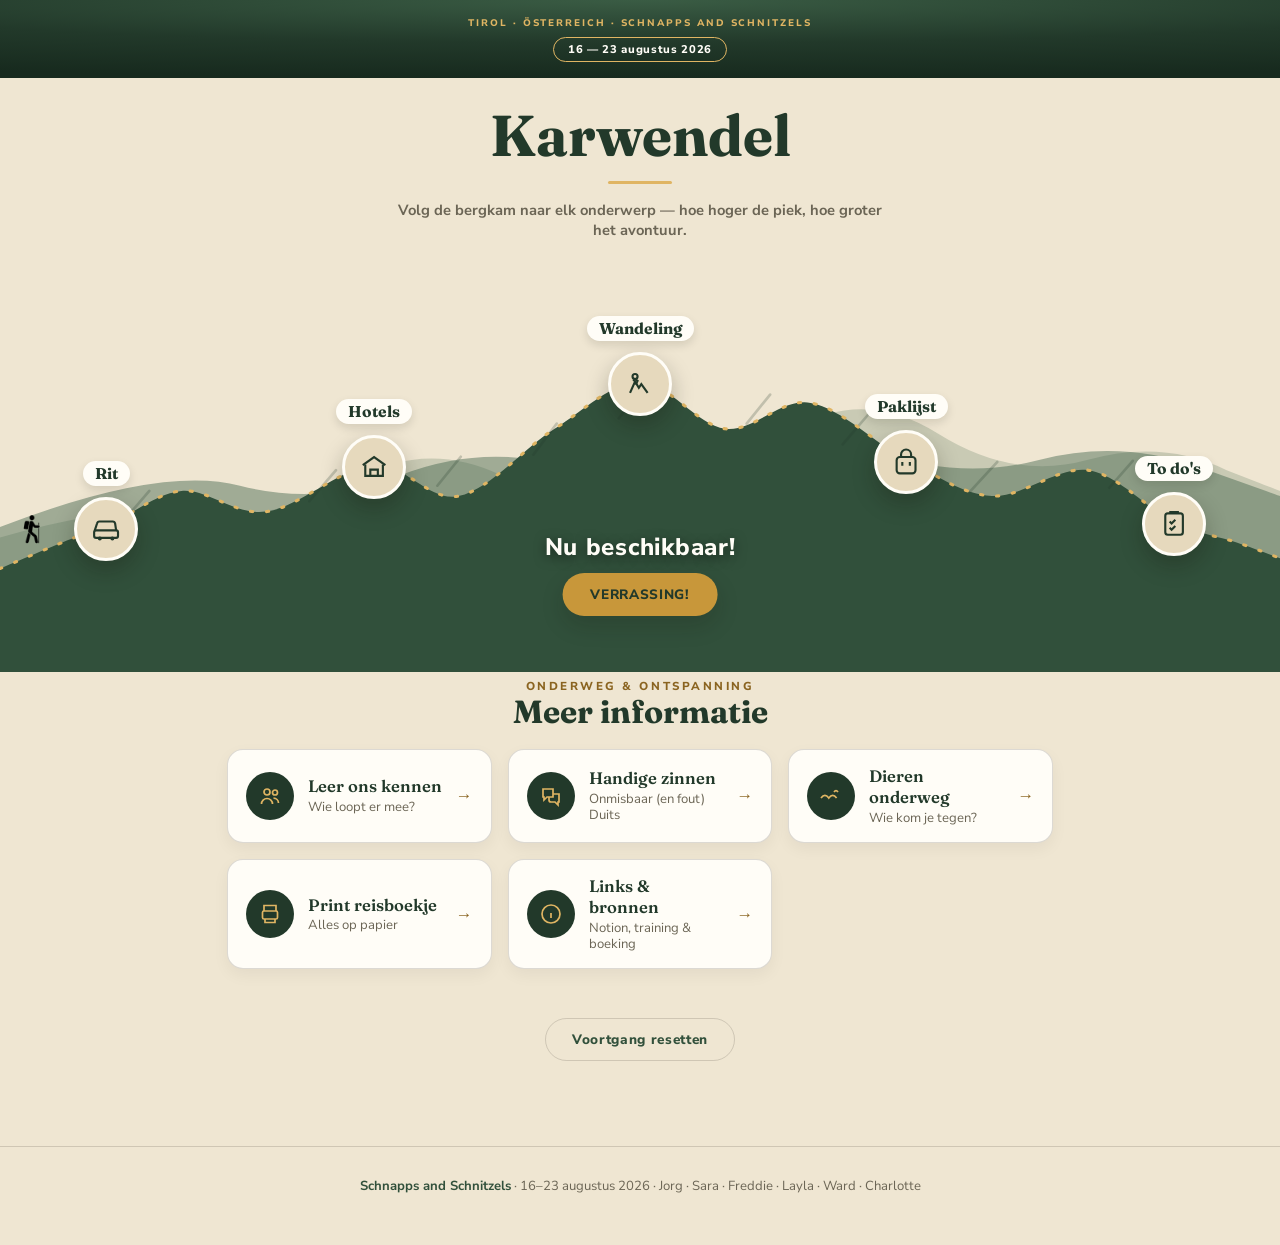
<file: index.html>
<!DOCTYPE html>
<html lang="nl">
<head>
<meta charset="UTF-8">
<meta name="viewport" content="width=device-width, initial-scale=1.0">
<title>Karwendel Höhenweg 2026 · Schnapps and Schnitzels</title>
<meta name="description" content="Onze hüttentocht door het Karwendel — 16 tot 23 augustus 2026. Rit, hotels, wandeling, paklijst en to do's op één plek.">
<meta property="og:type" content="website">
<meta property="og:title" content="Karwendel Höhenweg 2026 · Schnapps and Schnitzels">
<meta property="og:description" content="Onze hüttentocht door het Karwendel — 16 tot 23 augustus 2026. Rit, hotels, wandeling, paklijst en to do's op één plek.">
<meta property="og:image" content="og-image.png">
<meta name="twitter:card" content="summary_large_image">
<link rel="icon" href="favicon.svg" type="image/svg+xml">
<link rel="preconnect" href="https://fonts.googleapis.com">
<link rel="preconnect" href="https://fonts.gstatic.com" crossorigin>
<link href="https://fonts.googleapis.com/css2?family=Fraunces:opsz,wght@9..144,400;9..144,500;9..144,600;9..144,700;9..144,900&family=Nunito+Sans:wght@400;600;700;800;900&display=swap" rel="stylesheet">
<link rel="stylesheet" href="styles.css?v=5">
</head>
<body>

<header class="home-hero">
  <div class="kicker">Tirol · Österreich · Schnapps and Schnitzels</div>
  <div class="dates-badge">16 — 23 augustus 2026</div>
</header>

<main>
  <h1 class="mountain-title">Karwendel</h1>
  <div class="divider" style="background:var(--gold-2);"></div>
  <p class="mt-lead">Volg de bergkam naar elk onderwerp — hoe hoger de piek, hoe groter het avontuur.</p>

  <section class="mountain-timeline">
   <div class="mt-inner">
    <svg class="mt-contour" viewBox="0 0 1200 400" preserveAspectRatio="none" aria-hidden="true">
      <path class="mt-far" d="M0,270 Q120,235 190,245 Q260,255 330,215 Q400,175 470,210 Q540,245 610,225 Q680,205 745,165 Q810,125 880,170 Q950,215 1020,195 Q1090,175 1150,205 Q1200,225 1200,225 L1200,400 L0,400 Z"/>
      <path class="mt-back" d="M0,260 Q150,200 225,220 Q300,240 375,210 Q450,180 525,200 Q600,220 675,190 Q750,160 825,187.5 Q900,215 975,195 Q1050,175 1125,202.5 Q1200,230 1200,230 L1200,400 L0,400 Z"/>
      <path class="mt-fill" d="M0,300 C11.667,295 53.333,276.667 70,270 C86.667,263.333 83.333,267.5 100,260 C116.667,252.5 145,227.5 170,225 C195,222.5 220,249.167 250,245 C280,240.833 320,202.5 350,200 C380,197.5 401.667,235.833 430,230 C458.333,224.167 491.667,183.333 520,165 C548.333,146.667 573.333,120 600,120 C626.667,120 653.333,161.667 680,165 C706.667,168.333 731.667,135 760,140 C788.333,145 821.667,180 850,195 C878.333,210 901.667,228.333 930,230 C958.333,231.667 991.667,200.833 1020,205 C1048.333,209.167 1076.667,243.333 1100,255 C1123.333,266.667 1143.333,269.167 1160,275 C1176.667,280.833 1193.333,287.5 1200,290 L1200,400 L0,400 Z"/>
      <g class="mt-texture">
        <path d="M115,255 L140,225"/>
        <path d="M290,235 L315,205"/>
        <path d="M410,220 L432,192"/>
        <path d="M500,190 L522,160"/>
        <path d="M580,155 L600,128"/>
        <path d="M700,160 L722,132"/>
        <path d="M790,180 L815,150"/>
        <path d="M910,225 L935,197"/>
        <path d="M1040,222 L1062,196"/>
      </g>
      <path class="mt-ridge" d="M0,300 C11.667,295 53.333,276.667 70,270 C86.667,263.333 83.333,267.5 100,260 C116.667,252.5 145,227.5 170,225 C195,222.5 220,249.167 250,245 C280,240.833 320,202.5 350,200 C380,197.5 401.667,235.833 430,230 C458.333,224.167 491.667,183.333 520,165 C548.333,146.667 573.333,120 600,120 C626.667,120 653.333,161.667 680,165 C706.667,168.333 731.667,135 760,140 C788.333,145 821.667,180 850,195 C878.333,210 901.667,228.333 930,230 C958.333,231.667 991.667,200.833 1020,205 C1048.333,209.167 1076.667,243.333 1100,255 C1123.333,266.667 1143.333,269.167 1160,275 C1176.667,280.833 1193.333,287.5 1200,290"/>
    </svg>

    <div class="mt-nodes">

      <a class="mt-node" data-topic="drive" href="drive.html" style="left:8.3%; top:65%;">
        <span class="mt-label">Rit</span>
        <span class="mt-icon">
          <svg viewBox="0 0 24 24"><path d="M3 13l1.8-5.4A2 2 0 0 1 6.7 6h10.6a2 2 0 0 1 1.9 1.6L20 13"/><rect x="2.5" y="13" width="19" height="6" rx="1.5"/><circle cx="7" cy="19.5" r="1.6" fill="var(--forest)" stroke="none"/><circle cx="17" cy="19.5" r="1.6" fill="var(--forest)" stroke="none"/></svg>
        </span>
      </a>

      <a class="mt-node" data-topic="hotels" href="hotels.html" style="left:29.2%; top:50%;">
        <span class="mt-label">Hotels</span>
        <span class="mt-icon">
          <svg viewBox="0 0 24 24"><path d="M3 10.5L12 4l9 6.5"/><path d="M5 10v9h14v-9"/><path d="M9 19v-5h6v5"/></svg>
        </span>
      </a>

      <a class="mt-node" data-topic="hike" href="hike.html" style="left:50%; top:30%;">
        <span class="mt-label">Wandeling</span>
        <span class="mt-icon">
          <svg viewBox="0 0 24 24"><path d="M4 19l4-9 3 5 2-3 5 7"/><circle cx="8" cy="6" r="2"/><path d="M6.5 9.5L8 8l2 1.5-1.5 3"/></svg>
        </span>
      </a>

      <a class="mt-node" data-topic="packinglist" href="https://app.notion.com/p/Packing-list-31c5d8066162808b98edd8fb2898de70" style="left:70.8%; top:48.75%;">
        <span class="mt-label">Paklijst</span>
        <span class="mt-icon">
          <svg viewBox="0 0 24 24"><path d="M8 8V6a4 4 0 0 1 8 0v2"/><rect x="4.5" y="8" width="15" height="13" rx="2.5"/><path d="M9 12v3M15 12v3"/></svg>
        </span>
      </a>

      <a class="mt-node" data-topic="todos" href="https://app.notion.com/p/Huttentocht-2026-3135d80661628060a652f41e90de5022" style="left:91.7%; top:63.75%;">
        <span class="mt-label">To do's</span>
        <span class="mt-icon">
          <svg viewBox="0 0 24 24"><rect x="5" y="3.5" width="14" height="17" rx="2"/><path d="M9 3.5V2.5h6v1"/><path d="M8.5 10l1.5 1.5L13 8.5M8.5 15l1.5 1.5 3-3"/></svg>
        </span>
      </a>

      <div class="hiker-marker" id="hikerMarker" aria-hidden="true">
        <img src="pictures/hiker.webp" alt="" width="256" height="256">
      </div>

      <div class="surprise-wrap">
        <div class="countdown" id="surpriseCountdown"></div>
        <button type="button" class="surprise-btn" onclick="kwOpenModal('surpriseModal')">Verrassing!</button>
      </div>

    </div>
   </div>

   <nav class="mt-list" aria-label="Onderwerpen">
     <a href="drive.html">
       <span class="mt-list-icon"><svg viewBox="0 0 24 24" fill="none" stroke-width="1.7"><path d="M3 13l1.8-5.4A2 2 0 0 1 6.7 6h10.6a2 2 0 0 1 1.9 1.6L20 13"/><rect x="2.5" y="13" width="19" height="6" rx="1.5"/><circle cx="7" cy="19.5" r="1.6" fill="var(--forest)" stroke="none"/><circle cx="17" cy="19.5" r="1.6" fill="var(--forest)" stroke="none"/></svg></span>
       <span class="mt-list-label">Rit</span>
     </a>
     <a href="hotels.html">
       <span class="mt-list-icon"><svg viewBox="0 0 24 24" fill="none" stroke-width="1.7"><path d="M3 10.5L12 4l9 6.5"/><path d="M5 10v9h14v-9"/><path d="M9 19v-5h6v5"/></svg></span>
       <span class="mt-list-label">Hotels</span>
     </a>
     <a href="hike.html">
       <span class="mt-list-icon"><svg viewBox="0 0 24 24" fill="none" stroke-width="1.7"><path d="M4 19l4-9 3 5 2-3 5 7"/><circle cx="8" cy="6" r="2"/><path d="M6.5 9.5L8 8l2 1.5-1.5 3"/></svg></span>
       <span class="mt-list-label">Wandeling</span>
     </a>
     <a href="https://app.notion.com/p/Packing-list-31c5d8066162808b98edd8fb2898de70" data-topic="packinglist">
       <span class="mt-list-icon"><svg viewBox="0 0 24 24" fill="none" stroke-width="1.7"><path d="M8 8V6a4 4 0 0 1 8 0v2"/><rect x="4.5" y="8" width="15" height="13" rx="2.5"/><path d="M9 12v3M15 12v3"/></svg></span>
       <span class="mt-list-label">Paklijst</span>
     </a>
     <a href="https://app.notion.com/p/Huttentocht-2026-3135d80661628060a652f41e90de5022" data-topic="todos">
       <span class="mt-list-icon"><svg viewBox="0 0 24 24" fill="none" stroke-width="1.7"><rect x="5" y="3.5" width="14" height="17" rx="2"/><path d="M9 3.5V2.5h6v1"/><path d="M8.5 10l1.5 1.5L13 8.5M8.5 15l1.5 1.5 3-3"/></svg></span>
       <span class="mt-list-label">To do's</span>
     </a>
   </nav>
  </section>

  <section class="extras" aria-label="Meer">
    <div class="extras-head">
      <div class="eyebrow">Onderweg &amp; ontspanning</div>
      <h2>Meer informatie</h2>
    </div>
    <div class="extras-grid">
      <a class="extra-card" href="gettoknow.html" onclick="return kwOpenPage(event,'gettoknow.html','Leer ons kennen')">
        <span class="extra-icon"><svg viewBox="0 0 24 24"><circle cx="9" cy="8" r="3"/><path d="M3.5 20a5.5 5.5 0 0 1 11 0"/><circle cx="17" cy="8.5" r="2.5"/><path d="M15.5 14.2A5 5 0 0 1 20.5 19"/></svg></span>
        <span class="extra-text"><b>Leer ons kennen</b><small>Wie loopt er mee?</small></span>
        <span class="extra-arrow" aria-hidden="true">→</span>
      </a>
      <a class="extra-card" href="phrasebook.html" onclick="return kwOpenPage(event,'phrasebook.html','Handige zinnen')">
        <span class="extra-icon"><svg viewBox="0 0 24 24"><path d="M4 5h10v8H8l-3 3v-3H4z"/><path d="M10 13v3a2 2 0 0 0 2 2h4l3 3v-3h1v-8h-6"/></svg></span>
        <span class="extra-text"><b>Handige zinnen</b><small>Onmisbaar (en fout) Duits</small></span>
        <span class="extra-arrow" aria-hidden="true">→</span>
      </a>
      <a class="extra-card" href="animals.html" onclick="return kwOpenPage(event,'animals.html','Dieren onderweg')">
        <span class="extra-icon"><svg viewBox="0 0 24 24"><path d="M2 14c2.6-3.6 5.2-3.6 7.8 0 2.6-3.6 5.2-3.6 7.8 0"/><path d="M15 8c1.3-1.8 2.7-1.8 4 0"/></svg></span>
        <span class="extra-text"><b>Dieren onderweg</b><small>Wie kom je tegen?</small></span>
        <span class="extra-arrow" aria-hidden="true">→</span>
      </a>
      <button type="button" class="extra-card print-btn" onclick="kwPrintBooklet()">
        <span class="extra-icon"><svg viewBox="0 0 24 24"><path d="M6 9V3.5h12V9"/><rect x="4.5" y="9" width="15" height="8" rx="1.5"/><path d="M7 17v3.5h10V17"/><path d="M16 12.5h.01"/></svg></span>
        <span class="extra-text"><b class="btn-label">Print reisboekje</b><small>Alles op papier</small></span>
        <span class="extra-arrow" aria-hidden="true">→</span>
      </button>
      <button type="button" class="extra-card" onclick="kwOpenModal('infoModal')">
        <span class="extra-icon"><svg viewBox="0 0 24 24"><circle cx="12" cy="12" r="9"/><path d="M12 11v5"/><path d="M12 7.5h.01"/></svg></span>
        <span class="extra-text"><b>Links &amp; bronnen</b><small>Notion, training &amp; boeking</small></span>
        <span class="extra-arrow" aria-hidden="true">→</span>
      </button>
    </div>
  </section>

  <div class="reset-row" id="resetRow" hidden>
    <button type="button" class="reset-btn" onclick="kwResetVisited()">Voortgang resetten</button>
  </div>
</main>

<div id="printBooklet" class="print-booklet"></div>

<div class="topic-overlay" id="topicOverlay" hidden onclick="if(event.target===this) kwCloseTopic()">
  <div class="topic-sheet" role="dialog" aria-modal="true" aria-label="Onderwerp" tabindex="-1">
    <div class="topic-bar">
      <nav class="topic-tabs" id="topicTabs" aria-label="Onderwerpen">
        <button type="button" data-topic="drive" onclick="kwOpenTopic('drive')">Rit</button>
        <button type="button" data-topic="hotels" onclick="kwOpenTopic('hotels')">Hotels</button>
        <button type="button" data-topic="hike" onclick="kwOpenTopic('hike')">Wandeling</button>
      </nav>
      <button type="button" class="topic-close" onclick="kwCloseTopic()" aria-label="Sluiten">✕</button>
    </div>
    <iframe class="topic-frame" id="topicFrame" title="Onderwerp"></iframe>
  </div>
</div>

<div class="topic-overlay" id="pageOverlay" hidden onclick="if(event.target===this) kwClosePage()">
  <div class="topic-sheet" role="dialog" aria-modal="true" aria-label="Pagina" tabindex="-1">
    <div class="topic-bar">
      <span class="topic-title" id="pageOverlayTitle"></span>
      <button type="button" class="topic-close" onclick="kwClosePage()" aria-label="Sluiten">✕</button>
    </div>
    <iframe class="topic-frame" id="pageFrame" title="Pagina"></iframe>
  </div>
</div>

<footer class="site-footer">
  <b>Schnapps and Schnitzels</b> · 16–23 augustus 2026 · Jorg · Sara · Freddie · Layla · Ward · Charlotte
</footer>

<div class="modal-overlay" id="infoModal" hidden onclick="if(event.target===this) kwCloseModal('infoModal')">
  <div class="modal-card" role="dialog" aria-modal="true" aria-labelledby="infoModalTitle" tabindex="-1">
    <button type="button" class="modal-close" onclick="kwCloseModal('infoModal')" aria-label="Sluiten">✕</button>
    <h2 id="infoModalTitle">Meer informatie</h2>
    <ul class="info-links">
      <li><a href="https://app.notion.com/p/Huttentocht-2026-3135d80661628060a652f41e90de5022" target="_blank" rel="noopener"><span class="il-title">Notion</span><span class="il-sub">Volledige planning &amp; notities</span></a></li>
      <li><a href="https://issuu.com/travelbase.eu/docs/tbt_nl_trainen_voor_je_trail?fr=xKAE9_7i4uA" target="_blank" rel="noopener"><span class="il-title">Trainingsschema</span><span class="il-sub">Travelbase — trainen voor je trail</span></a></li>
      <li><a href="https://leckomio.nl/huttentocht-karwendel-vier-dagen-beginner/" target="_blank" rel="noopener"><span class="il-title">Hüttentocht Karwendel</span><span class="il-sub">Leckomio — routebeschrijving</span></a></li>
      <li><a href="https://leckomiotrekking.nl/product/huttentocht-karwendel-vier-dagen/" target="_blank" rel="noopener"><span class="il-title">Boeking &amp; pakket</span><span class="il-sub">Leckomio Trekking</span></a></li>
    </ul>
  </div>
</div>

<div class="modal-overlay" id="surpriseModal" hidden onclick="if(event.target===this) kwCloseModal('surpriseModal')">
  <div class="modal-card" role="dialog" aria-modal="true" aria-labelledby="surpriseModalTitle" tabindex="-1">
    <button type="button" class="modal-close" onclick="kwCloseModal('surpriseModal')" aria-label="Sluiten">✕</button>
    <h2 id="surpriseModalTitle">Verrassing!</h2>
    <p class="modal-text">Deze verrassing is pas beschikbaar vanaf de start van de wandeling op 18 augustus. Kom er dan op terug!</p>
  </div>
</div>

<script src="script.js?v=5"></script>
<script>kwTuneMountain(); kwPlaceHiker(); kwStartCountdown(); kwRefreshResetButton();</script>
</body>
</html>
</file>
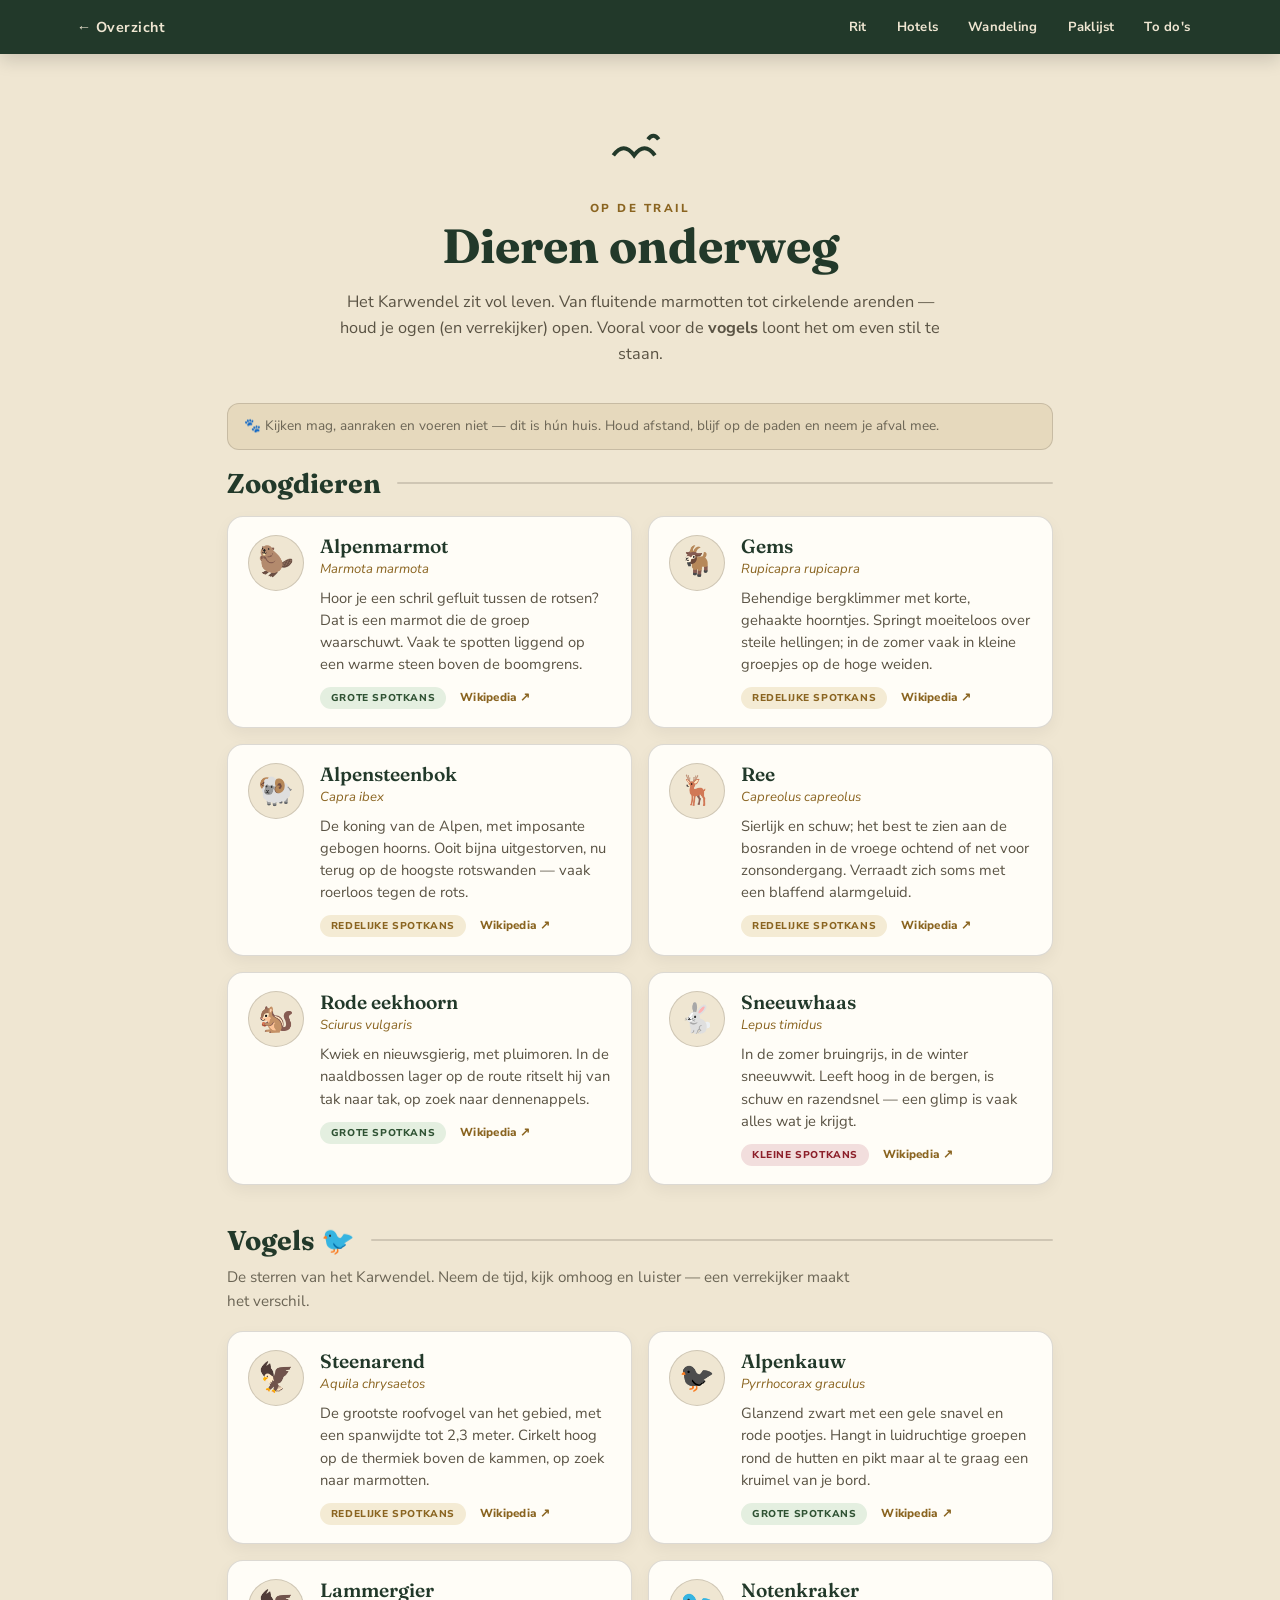
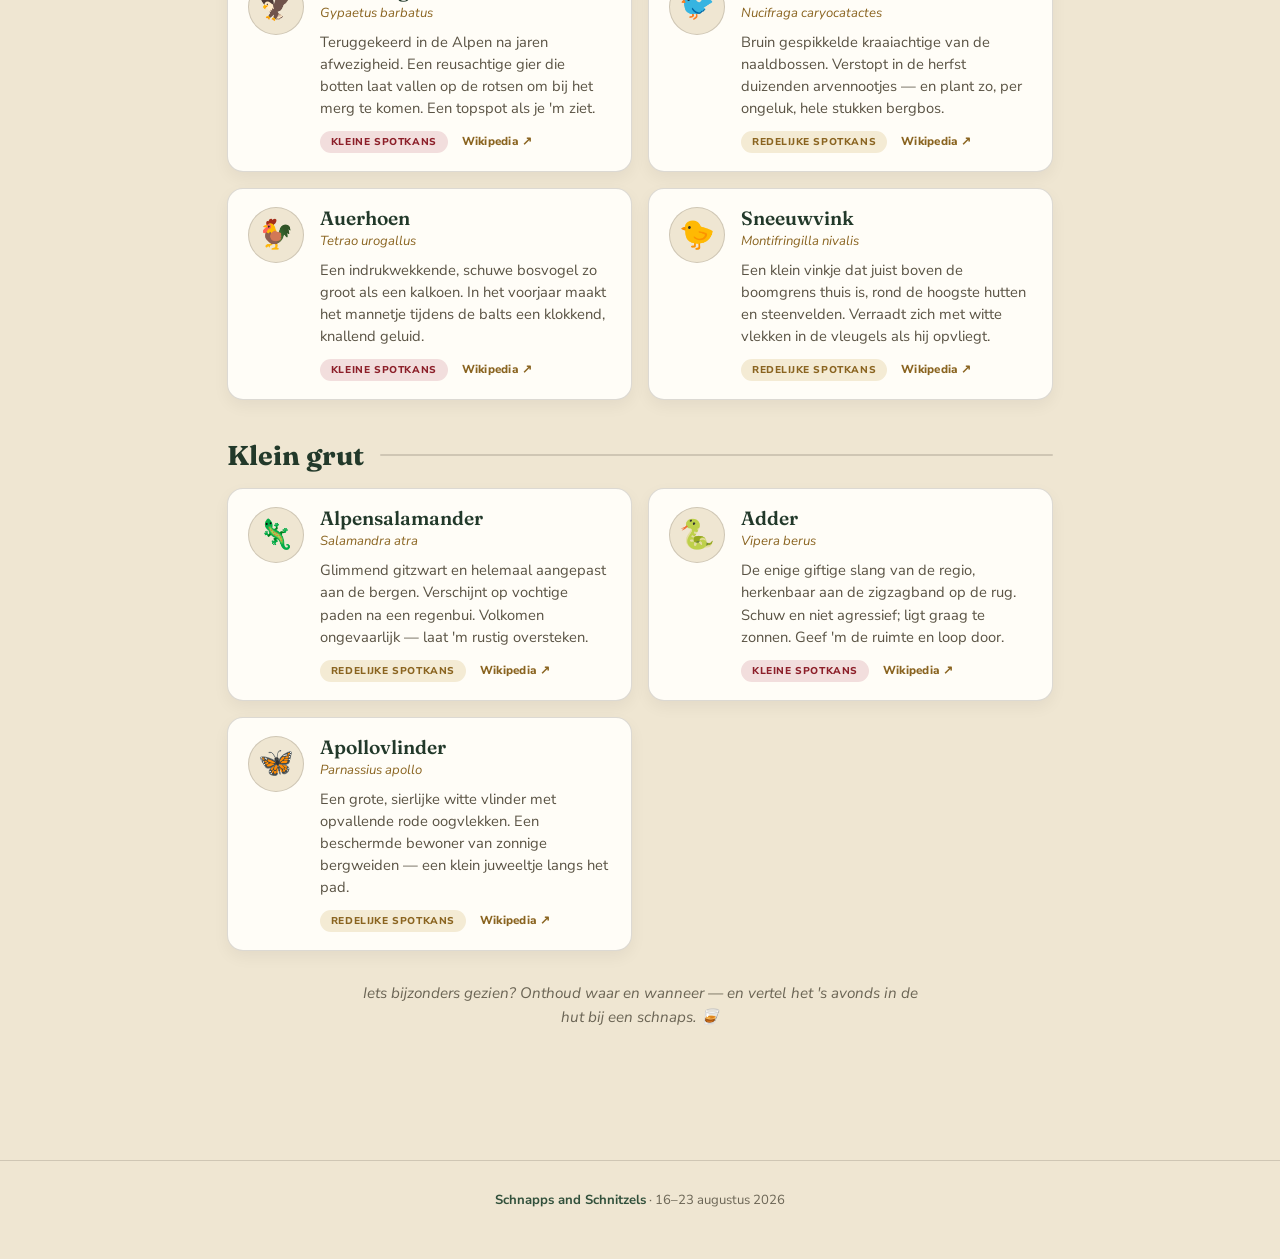
<file: animals.html>
<!DOCTYPE html>
<html lang="nl">
<head>
<meta charset="UTF-8">
<meta name="viewport" content="width=device-width, initial-scale=1.0">
<title>Dieren onderweg · Karwendel Höhenweg 2026</title>
<meta name="description" content="Welke dieren kom je tegen op de trail door het Karwendel? Van fluitende marmotten tot cirkelende steenarenden — met een uitgebreide vogelgids.">
<meta property="og:type" content="website">
<meta property="og:title" content="Dieren onderweg · Karwendel Höhenweg 2026">
<meta property="og:description" content="Welke dieren kom je tegen op de trail door het Karwendel? Van fluitende marmotten tot cirkelende steenarenden — met een uitgebreide vogelgids.">
<meta property="og:image" content="og-image.png">
<meta name="twitter:card" content="summary_large_image">
<link rel="icon" href="favicon.svg" type="image/svg+xml">
<link rel="preconnect" href="https://fonts.googleapis.com">
<link rel="preconnect" href="https://fonts.gstatic.com" crossorigin>
<link href="https://fonts.googleapis.com/css2?family=Fraunces:opsz,wght@9..144,400;9..144,500;9..144,600;9..144,700;9..144,900&family=Nunito+Sans:wght@400;600;700;800;900&display=swap" rel="stylesheet">
<link rel="stylesheet" href="styles.css?v=5">
</head>
<body>

<div class="topbar">
  <a class="back" href="index.html">← Overzicht</a>
  <button class="nav-toggle" type="button" aria-label="Menu" aria-expanded="false" aria-controls="primary-nav" onclick="kwToggleNav(this)">
    <svg viewBox="0 0 24 24" width="22" height="22" fill="none" stroke="currentColor" stroke-width="2" stroke-linecap="round"><path d="M4 7h16M4 12h16M4 17h16"/></svg>
  </button>
  <nav class="topnav" id="primary-nav">
    <a href="drive.html">Rit</a>
    <a href="hotels.html">Hotels</a>
    <a href="hike.html">Wandeling</a>
    <a href="https://app.notion.com/p/Packing-list-31c5d8066162808b98edd8fb2898de70">Paklijst</a>
    <a href="https://app.notion.com/p/Huttentocht-2026-3135d80661628060a652f41e90de5022">To do's</a>
  </nav>
</div>

<header class="page-header">
  <div class="icon-wrap">
    <svg viewBox="0 0 24 24" fill="none" stroke-width="1.5"><path d="M2 14c2.6-3.6 5.2-3.6 7.8 0 2.6-3.6 5.2-3.6 7.8 0"/><path d="M15 8c1.3-1.8 2.7-1.8 4 0"/></svg>
  </div>
  <div class="eyebrow">Op de trail</div>
  <h1>Dieren onderweg</h1>
  <p>Het Karwendel zit vol leven. Van fluitende marmotten tot cirkelende arenden — houd je ogen (en verrekijker) open. Vooral voor de <b>vogels</b> loont het om even stil te staan.</p>
</header>

<div class="local-note">
  <span>🐾 Kijken mag, aanraken en voeren niet — dit is hún huis. Houd afstand, blijf op de paden en neem je afval mee.</span>
</div>

<main class="page-main">

  <section class="animal-group">
    <h2 class="animal-group-title">Zoogdieren</h2>
    <div class="animal-grid">

      <article class="animal-card">
        <span class="animal-avatar" aria-hidden="true">🦫</span>
        <div class="animal-body">
          <h3>Alpenmarmot</h3>
          <p class="animal-latin">Marmota marmota</p>
          <p class="animal-desc">Hoor je een schril gefluit tussen de rotsen? Dat is een marmot die de groep waarschuwt. Vaak te spotten liggend op een warme steen boven de boomgrens.</p>
          <span class="animal-chance chance-high">Grote spotkans</span>
          <a class="animal-wiki" href="https://nl.wikipedia.org/wiki/Alpenmarmot" target="_blank" rel="noopener">Wikipedia ↗</a>
        </div>
      </article>

      <article class="animal-card">
        <span class="animal-avatar" aria-hidden="true">🐐</span>
        <div class="animal-body">
          <h3>Gems</h3>
          <p class="animal-latin">Rupicapra rupicapra</p>
          <p class="animal-desc">Behendige bergklimmer met korte, gehaakte hoorntjes. Springt moeiteloos over steile hellingen; in de zomer vaak in kleine groepjes op de hoge weiden.</p>
          <span class="animal-chance chance-mid">Redelijke spotkans</span>
          <a class="animal-wiki" href="https://nl.wikipedia.org/wiki/Gems_(dier)" target="_blank" rel="noopener">Wikipedia ↗</a>
        </div>
      </article>

      <article class="animal-card">
        <span class="animal-avatar" aria-hidden="true">🐏</span>
        <div class="animal-body">
          <h3>Alpensteenbok</h3>
          <p class="animal-latin">Capra ibex</p>
          <p class="animal-desc">De koning van de Alpen, met imposante gebogen hoorns. Ooit bijna uitgestorven, nu terug op de hoogste rotswanden — vaak roerloos tegen de rots.</p>
          <span class="animal-chance chance-mid">Redelijke spotkans</span>
          <a class="animal-wiki" href="https://nl.wikipedia.org/wiki/Alpensteenbok" target="_blank" rel="noopener">Wikipedia ↗</a>
        </div>
      </article>

      <article class="animal-card">
        <span class="animal-avatar" aria-hidden="true">🦌</span>
        <div class="animal-body">
          <h3>Ree</h3>
          <p class="animal-latin">Capreolus capreolus</p>
          <p class="animal-desc">Sierlijk en schuw; het best te zien aan de bosranden in de vroege ochtend of net voor zonsondergang. Verraadt zich soms met een blaffend alarmgeluid.</p>
          <span class="animal-chance chance-mid">Redelijke spotkans</span>
          <a class="animal-wiki" href="https://nl.wikipedia.org/wiki/Ree_(dier)" target="_blank" rel="noopener">Wikipedia ↗</a>
        </div>
      </article>

      <article class="animal-card">
        <span class="animal-avatar" aria-hidden="true">🐿️</span>
        <div class="animal-body">
          <h3>Rode eekhoorn</h3>
          <p class="animal-latin">Sciurus vulgaris</p>
          <p class="animal-desc">Kwiek en nieuwsgierig, met pluimoren. In de naaldbossen lager op de route ritselt hij van tak naar tak, op zoek naar dennenappels.</p>
          <span class="animal-chance chance-high">Grote spotkans</span>
          <a class="animal-wiki" href="https://nl.wikipedia.org/wiki/Rode_eekhoorn" target="_blank" rel="noopener">Wikipedia ↗</a>
        </div>
      </article>

      <article class="animal-card">
        <span class="animal-avatar" aria-hidden="true">🐇</span>
        <div class="animal-body">
          <h3>Sneeuwhaas</h3>
          <p class="animal-latin">Lepus timidus</p>
          <p class="animal-desc">In de zomer bruingrijs, in de winter sneeuwwit. Leeft hoog in de bergen, is schuw en razendsnel — een glimp is vaak alles wat je krijgt.</p>
          <span class="animal-chance chance-low">Kleine spotkans</span>
          <a class="animal-wiki" href="https://nl.wikipedia.org/wiki/Sneeuwhaas" target="_blank" rel="noopener">Wikipedia ↗</a>
        </div>
      </article>

    </div>
  </section>

  <section class="animal-group">
    <h2 class="animal-group-title">Vogels 🐦</h2>
    <p class="animal-group-intro">De sterren van het Karwendel. Neem de tijd, kijk omhoog en luister — een verrekijker maakt het verschil.</p>
    <div class="animal-grid">

      <article class="animal-card">
        <span class="animal-avatar" aria-hidden="true">🦅</span>
        <div class="animal-body">
          <h3>Steenarend</h3>
          <p class="animal-latin">Aquila chrysaetos</p>
          <p class="animal-desc">De grootste roofvogel van het gebied, met een spanwijdte tot 2,3 meter. Cirkelt hoog op de thermiek boven de kammen, op zoek naar marmotten.</p>
          <span class="animal-chance chance-mid">Redelijke spotkans</span>
          <a class="animal-wiki" href="https://nl.wikipedia.org/wiki/Steenarend" target="_blank" rel="noopener">Wikipedia ↗</a>
        </div>
      </article>

      <article class="animal-card">
        <span class="animal-avatar" aria-hidden="true">🐦‍⬛</span>
        <div class="animal-body">
          <h3>Alpenkauw</h3>
          <p class="animal-latin">Pyrrhocorax graculus</p>
          <p class="animal-desc">Glanzend zwart met een gele snavel en rode pootjes. Hangt in luidruchtige groepen rond de hutten en pikt maar al te graag een kruimel van je bord.</p>
          <span class="animal-chance chance-high">Grote spotkans</span>
          <a class="animal-wiki" href="https://nl.wikipedia.org/wiki/Alpenkauw" target="_blank" rel="noopener">Wikipedia ↗</a>
        </div>
      </article>

      <article class="animal-card">
        <span class="animal-avatar" aria-hidden="true">🦅</span>
        <div class="animal-body">
          <h3>Lammergier</h3>
          <p class="animal-latin">Gypaetus barbatus</p>
          <p class="animal-desc">Teruggekeerd in de Alpen na jaren afwezigheid. Een reusachtige gier die botten laat vallen op de rotsen om bij het merg te komen. Een topspot als je 'm ziet.</p>
          <span class="animal-chance chance-low">Kleine spotkans</span>
          <a class="animal-wiki" href="https://nl.wikipedia.org/wiki/Lammergier" target="_blank" rel="noopener">Wikipedia ↗</a>
        </div>
      </article>

      <article class="animal-card">
        <span class="animal-avatar" aria-hidden="true">🐦</span>
        <div class="animal-body">
          <h3>Notenkraker</h3>
          <p class="animal-latin">Nucifraga caryocatactes</p>
          <p class="animal-desc">Bruin gespikkelde kraaiachtige van de naaldbossen. Verstopt in de herfst duizenden arvennootjes — en plant zo, per ongeluk, hele stukken bergbos.</p>
          <span class="animal-chance chance-mid">Redelijke spotkans</span>
          <a class="animal-wiki" href="https://nl.wikipedia.org/wiki/Notenkraker_(vogel)" target="_blank" rel="noopener">Wikipedia ↗</a>
        </div>
      </article>

      <article class="animal-card">
        <span class="animal-avatar" aria-hidden="true">🐓</span>
        <div class="animal-body">
          <h3>Auerhoen</h3>
          <p class="animal-latin">Tetrao urogallus</p>
          <p class="animal-desc">Een indrukwekkende, schuwe bosvogel zo groot als een kalkoen. In het voorjaar maakt het mannetje tijdens de balts een klokkend, knallend geluid.</p>
          <span class="animal-chance chance-low">Kleine spotkans</span>
          <a class="animal-wiki" href="https://nl.wikipedia.org/wiki/Auerhoen" target="_blank" rel="noopener">Wikipedia ↗</a>
        </div>
      </article>

      <article class="animal-card">
        <span class="animal-avatar" aria-hidden="true">🐤</span>
        <div class="animal-body">
          <h3>Sneeuwvink</h3>
          <p class="animal-latin">Montifringilla nivalis</p>
          <p class="animal-desc">Een klein vinkje dat juist boven de boomgrens thuis is, rond de hoogste hutten en steenvelden. Verraadt zich met witte vlekken in de vleugels als hij opvliegt.</p>
          <span class="animal-chance chance-mid">Redelijke spotkans</span>
          <a class="animal-wiki" href="https://nl.wikipedia.org/wiki/Sneeuwvink" target="_blank" rel="noopener">Wikipedia ↗</a>
        </div>
      </article>

    </div>
  </section>

  <section class="animal-group">
    <h2 class="animal-group-title">Klein grut</h2>
    <div class="animal-grid">

      <article class="animal-card">
        <span class="animal-avatar" aria-hidden="true">🦎</span>
        <div class="animal-body">
          <h3>Alpensalamander</h3>
          <p class="animal-latin">Salamandra atra</p>
          <p class="animal-desc">Glimmend gitzwart en helemaal aangepast aan de bergen. Verschijnt op vochtige paden na een regenbui. Volkomen ongevaarlijk — laat 'm rustig oversteken.</p>
          <span class="animal-chance chance-mid">Redelijke spotkans</span>
          <a class="animal-wiki" href="https://nl.wikipedia.org/wiki/Alpenlandsalamander" target="_blank" rel="noopener">Wikipedia ↗</a>
        </div>
      </article>

      <article class="animal-card">
        <span class="animal-avatar" aria-hidden="true">🐍</span>
        <div class="animal-body">
          <h3>Adder</h3>
          <p class="animal-latin">Vipera berus</p>
          <p class="animal-desc">De enige giftige slang van de regio, herkenbaar aan de zigzagband op de rug. Schuw en niet agressief; ligt graag te zonnen. Geef 'm de ruimte en loop door.</p>
          <span class="animal-chance chance-low">Kleine spotkans</span>
          <a class="animal-wiki" href="https://nl.wikipedia.org/wiki/Adder" target="_blank" rel="noopener">Wikipedia ↗</a>
        </div>
      </article>

      <article class="animal-card">
        <span class="animal-avatar" aria-hidden="true">🦋</span>
        <div class="animal-body">
          <h3>Apollovlinder</h3>
          <p class="animal-latin">Parnassius apollo</p>
          <p class="animal-desc">Een grote, sierlijke witte vlinder met opvallende rode oogvlekken. Een beschermde bewoner van zonnige bergweiden — een klein juweeltje langs het pad.</p>
          <span class="animal-chance chance-mid">Redelijke spotkans</span>
          <a class="animal-wiki" href="https://nl.wikipedia.org/wiki/Apollovlinder" target="_blank" rel="noopener">Wikipedia ↗</a>
        </div>
      </article>

    </div>
  </section>

  <p class="animal-outro">Iets bijzonders gezien? Onthoud waar en wanneer — en vertel het 's avonds in de hut bij een schnaps. 🥃</p>
</main>

<footer class="site-footer">
  <b>Schnapps and Schnitzels</b> · 16–23 augustus 2026
</footer>

<script src="script.js?v=5"></script>
</body>
</html>
</file>
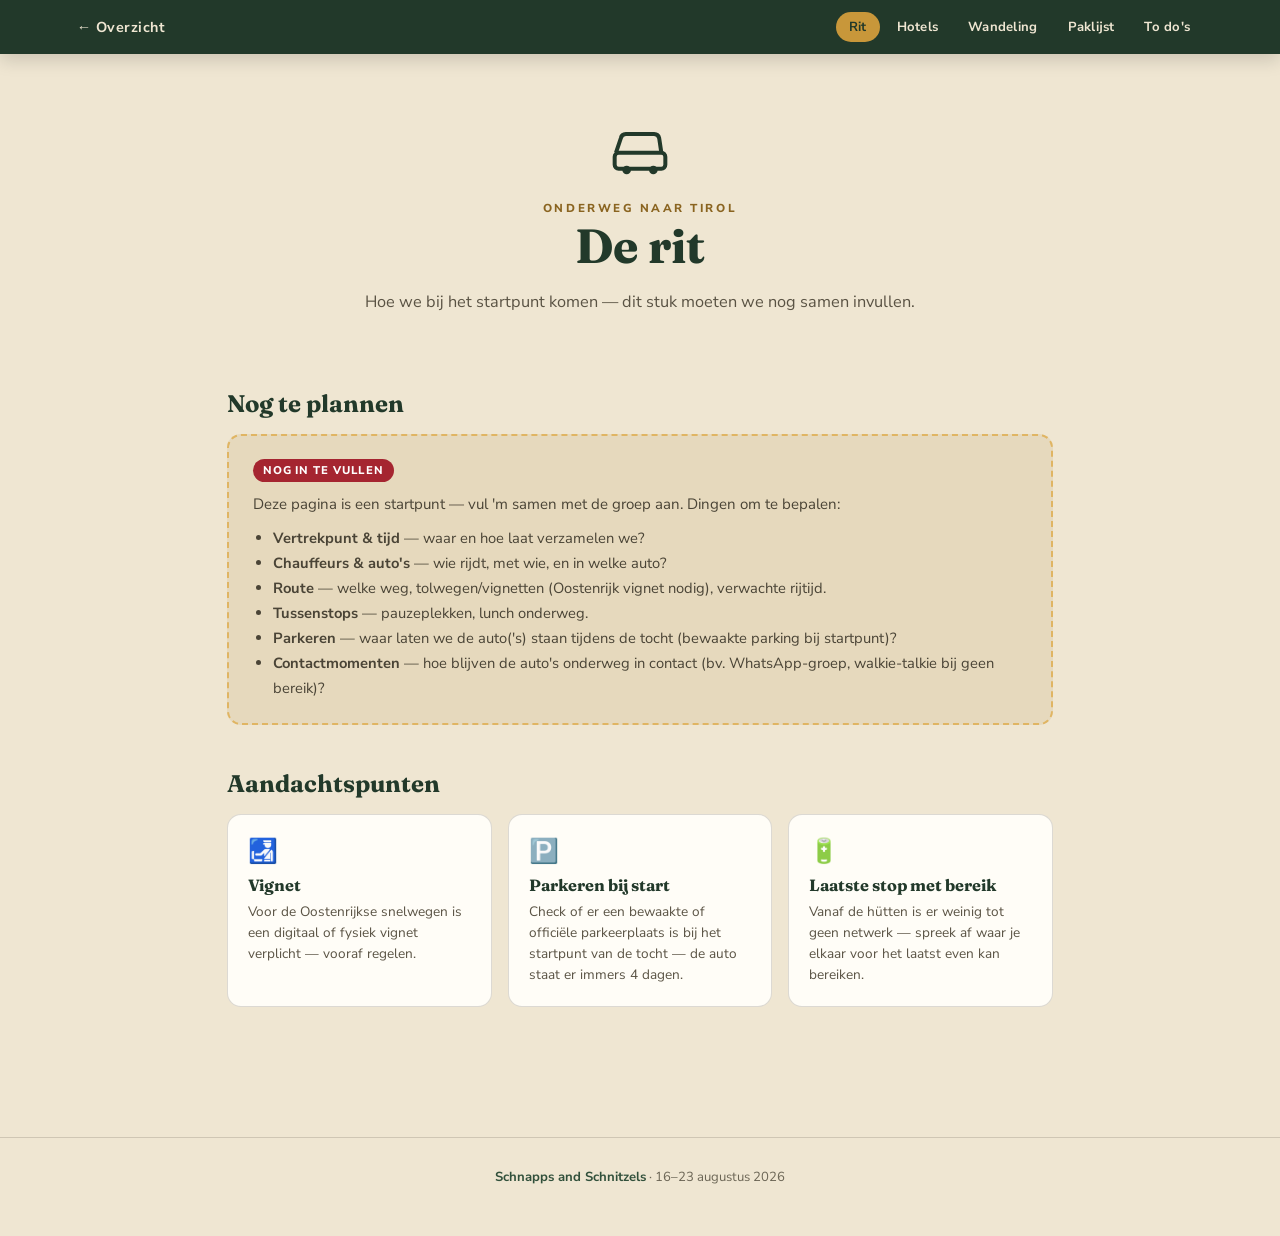
<file: drive.html>
<!DOCTYPE html>
<html lang="nl">
<head>
<meta charset="UTF-8">
<meta name="viewport" content="width=device-width, initial-scale=1.0">
<title>De rit · Karwendel Höhenweg 2026</title>
<meta name="description" content="De rit naar het startpunt in Tirol — vertrek, chauffeurs, route, vignet en parkeren.">
<meta property="og:type" content="website">
<meta property="og:title" content="De rit · Karwendel Höhenweg 2026">
<meta property="og:description" content="De rit naar het startpunt in Tirol — vertrek, chauffeurs, route, vignet en parkeren.">
<meta property="og:image" content="og-image.png">
<meta name="twitter:card" content="summary_large_image">
<link rel="icon" href="favicon.svg" type="image/svg+xml">
<link rel="preconnect" href="https://fonts.googleapis.com">
<link rel="preconnect" href="https://fonts.gstatic.com" crossorigin>
<link href="https://fonts.googleapis.com/css2?family=Fraunces:opsz,wght@9..144,400;9..144,500;9..144,600;9..144,700;9..144,900&family=Nunito+Sans:wght@400;600;700;800;900&display=swap" rel="stylesheet">
<link rel="stylesheet" href="styles.css?v=5">
</head>
<body>

<div class="topbar">
  <a class="back" href="index.html">← Overzicht</a>
  <button class="nav-toggle" type="button" aria-label="Menu" aria-expanded="false" aria-controls="primary-nav" onclick="kwToggleNav(this)">
    <svg viewBox="0 0 24 24" width="22" height="22" fill="none" stroke="currentColor" stroke-width="2" stroke-linecap="round"><path d="M4 7h16M4 12h16M4 17h16"/></svg>
  </button>
  <nav class="topnav" id="primary-nav">
    <a href="drive.html" aria-current="page">Rit</a>
    <a href="hotels.html">Hotels</a>
    <a href="hike.html">Wandeling</a>
    <a href="https://app.notion.com/p/Packing-list-31c5d8066162808b98edd8fb2898de70">Paklijst</a>
    <a href="https://app.notion.com/p/Huttentocht-2026-3135d80661628060a652f41e90de5022">To do's</a>
  </nav>
</div>

<header class="page-header">
  <div class="icon-wrap">
    <svg viewBox="0 0 24 24" fill="none" stroke-width="1.5"><path d="M3 13l1.8-5.4A2 2 0 0 1 6.7 6h10.6a2 2 0 0 1 1.9 1.6L20 13"/><rect x="2.5" y="13" width="19" height="6" rx="1.5"/><circle cx="7" cy="19.5" r="1.6" fill="#22392a" stroke="none"/><circle cx="17" cy="19.5" r="1.6" fill="#22392a" stroke="none"/></svg>
  </div>
  <div class="eyebrow">Onderweg naar Tirol</div>
  <h1>De rit</h1>
  <p>Hoe we bij het startpunt komen — dit stuk moeten we nog samen invullen.</p>
</header>

<main class="page-main">

  <div class="section-block">
    <h2>Nog te plannen</h2>
    <div class="placeholder-card">
      <span class="tag">Nog in te vullen</span>
      <p>Deze pagina is een startpunt — vul 'm samen met de groep aan. Dingen om te bepalen:</p>
      <ul>
        <li><b>Vertrekpunt & tijd</b> — waar en hoe laat verzamelen we?</li>
        <li><b>Chauffeurs & auto's</b> — wie rijdt, met wie, en in welke auto?</li>
        <li><b>Route</b> — welke weg, tolwegen/vignetten (Oostenrijk vignet nodig), verwachte rijtijd.</li>
        <li><b>Tussenstops</b> — pauzeplekken, lunch onderweg.</li>
        <li><b>Parkeren</b> — waar laten we de auto('s) staan tijdens de tocht (bewaakte parking bij startpunt)?</li>
        <li><b>Contactmomenten</b> — hoe blijven de auto's onderweg in contact (bv. WhatsApp-groep, walkie-talkie bij geen bereik)?</li>
      </ul>
    </div>
  </div>

  <div class="section-block">
    <h2>Aandachtspunten</h2>
    <div class="pack-grid">
      <div class="pack-card">
        <div class="ic">🛃</div>
        <h3>Vignet</h3>
        <p>Voor de Oostenrijkse snelwegen is een digitaal of fysiek vignet verplicht — vooraf regelen.</p>
      </div>
      <div class="pack-card">
        <div class="ic">🅿️</div>
        <h3>Parkeren bij start</h3>
        <p>Check of er een bewaakte of officiële parkeerplaats is bij het startpunt van de tocht — de auto staat er immers 4 dagen.</p>
      </div>
      <div class="pack-card">
        <div class="ic">🔋</div>
        <h3>Laatste stop met bereik</h3>
        <p>Vanaf de hütten is er weinig tot geen netwerk — spreek af waar je elkaar voor het laatst even kan bereiken.</p>
      </div>
    </div>
  </div>

</main>

<footer class="site-footer">
  <b>Schnapps and Schnitzels</b> · 16–23 augustus 2026
</footer>

<script src="script.js?v=5"></script>
<script>kwMarkVisited('drive');</script>
</body>
</html>
</file>
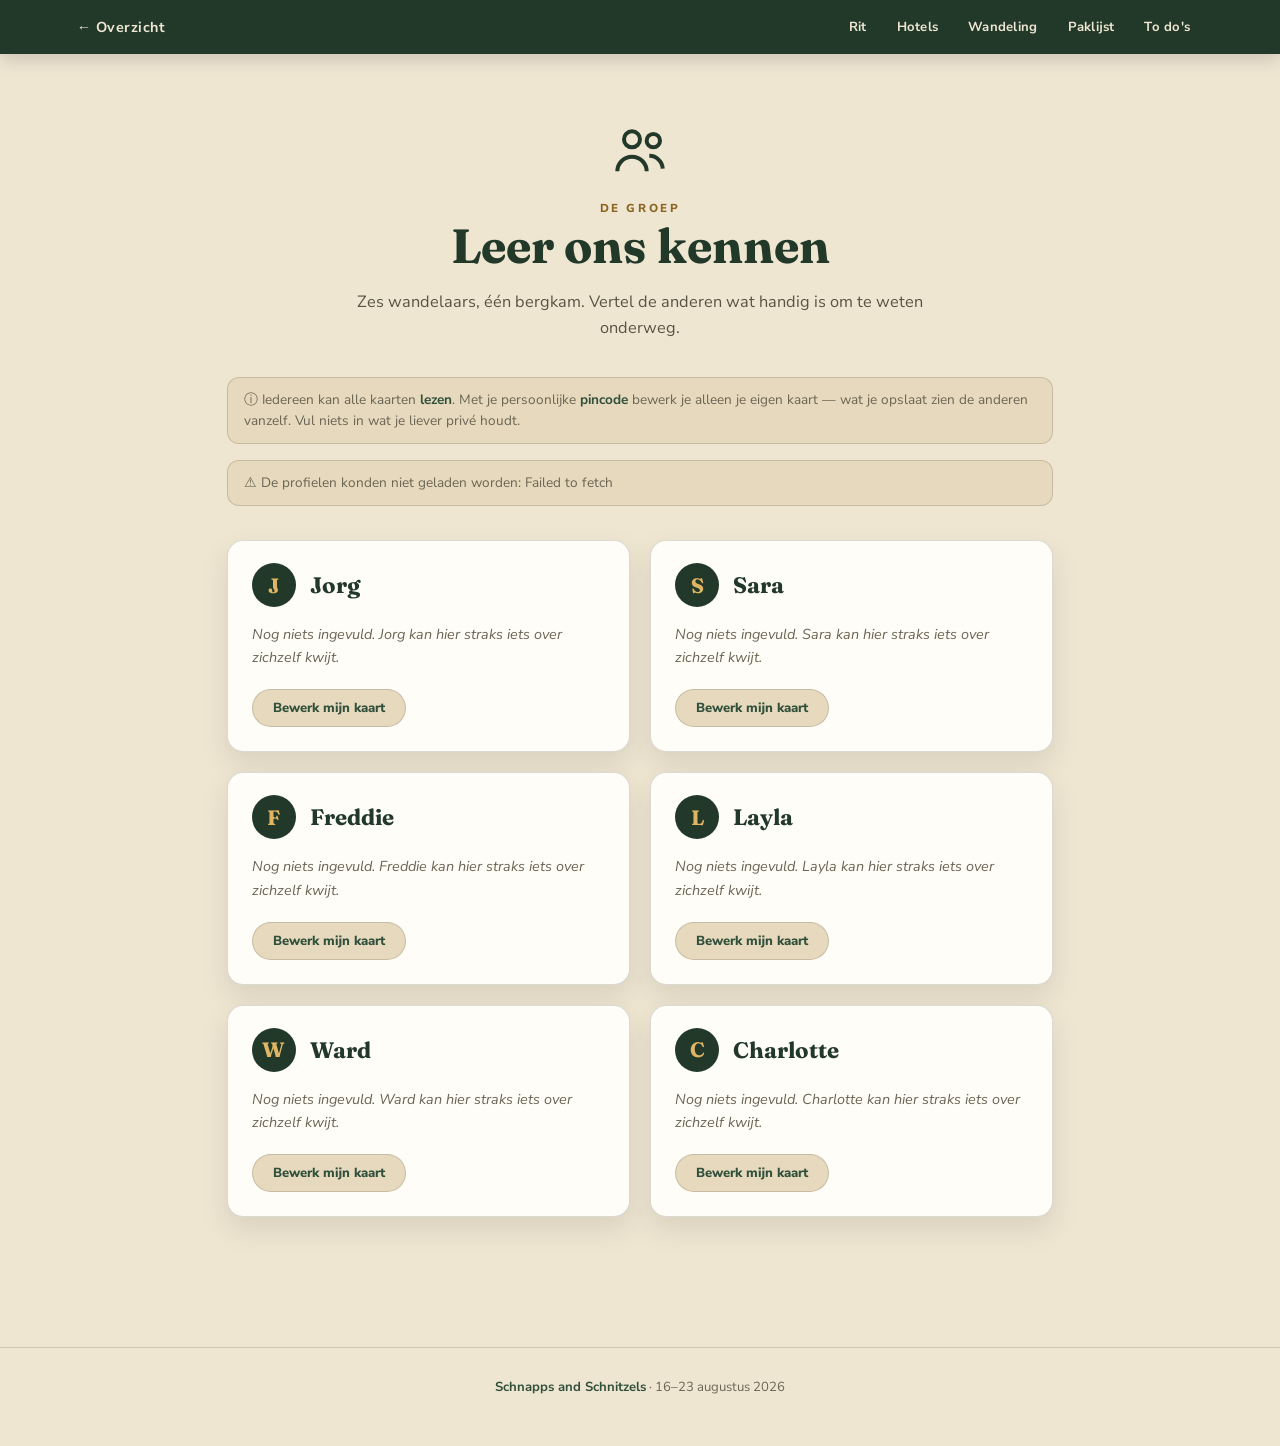
<file: gettoknow.html>
<!DOCTYPE html>
<html lang="nl">
<head>
<meta charset="UTF-8">
<meta name="viewport" content="width=device-width, initial-scale=1.0">
<title>Leer ons kennen · Karwendel Höhenweg 2026</title>
<meta name="description" content="De zes wandelaars stellen zichzelf voor: tempo, ervaring, dieet en wat handig is om van elkaar te weten onderweg.">
<meta property="og:type" content="website">
<meta property="og:title" content="Leer ons kennen · Karwendel Höhenweg 2026">
<meta property="og:description" content="De zes wandelaars stellen zichzelf voor: tempo, ervaring, dieet en wat handig is om van elkaar te weten onderweg.">
<meta property="og:image" content="og-image.png">
<meta name="twitter:card" content="summary_large_image">
<link rel="icon" href="favicon.svg" type="image/svg+xml">
<link rel="preconnect" href="https://fonts.googleapis.com">
<link rel="preconnect" href="https://fonts.gstatic.com" crossorigin>
<link href="https://fonts.googleapis.com/css2?family=Fraunces:opsz,wght@9..144,400;9..144,500;9..144,600;9..144,700;9..144,900&family=Nunito+Sans:wght@400;600;700;800;900&display=swap" rel="stylesheet">
<link rel="stylesheet" href="styles.css?v=5">
</head>
<body>

<div class="topbar">
  <a class="back" href="index.html">← Overzicht</a>
  <button class="nav-toggle" type="button" aria-label="Menu" aria-expanded="false" aria-controls="primary-nav" onclick="kwToggleNav(this)">
    <svg viewBox="0 0 24 24" width="22" height="22" fill="none" stroke="currentColor" stroke-width="2" stroke-linecap="round"><path d="M4 7h16M4 12h16M4 17h16"/></svg>
  </button>
  <nav class="topnav" id="primary-nav">
    <a href="drive.html">Rit</a>
    <a href="hotels.html">Hotels</a>
    <a href="hike.html">Wandeling</a>
    <a href="https://app.notion.com/p/Packing-list-31c5d8066162808b98edd8fb2898de70">Paklijst</a>
    <a href="https://app.notion.com/p/Huttentocht-2026-3135d80661628060a652f41e90de5022">To do's</a>
  </nav>
</div>

<header class="page-header">
  <div class="icon-wrap">
    <svg viewBox="0 0 24 24" fill="none" stroke-width="1.5"><circle cx="9" cy="8" r="3"/><path d="M3.5 20a5.5 5.5 0 0 1 11 0"/><circle cx="17" cy="8.5" r="2.5"/><path d="M15.5 14.2A5 5 0 0 1 20.5 19"/></svg>
  </div>
  <div class="eyebrow">De groep</div>
  <h1>Leer ons kennen</h1>
  <p>Zes wandelaars, één bergkam. Vertel de anderen wat handig is om te weten onderweg.</p>
</header>

<div class="local-note">
  <span>ⓘ Iedereen kan alle kaarten <b>lezen</b>. Met je persoonlijke <b>pincode</b> bewerk je alleen je eigen kaart — wat je opslaat zien de anderen vanzelf. Vul niets in wat je liever privé houdt.</span>
</div>

<div class="local-note" id="profileNotice" hidden>
  <span>⚙ Deze pagina is nog niet gekoppeld aan de database. Zie <b>SUPABASE_SETUP.md</b> en vul je gegevens in bovenaan <b>profiles.js</b>.</span>
</div>

<main class="page-main">
  <div class="profile-grid" id="profileGrid"></div>
</main>

<footer class="site-footer">
  <b>Schnapps and Schnitzels</b> · 16–23 augustus 2026
</footer>

<div class="modal-overlay" id="profileModal" hidden onclick="if(event.target===this) kwCloseModal('profileModal')">
  <div class="modal-card" role="dialog" aria-modal="true" aria-label="Kaart bewerken" tabindex="-1">
    <button type="button" class="modal-close" onclick="kwCloseModal('profileModal')" aria-label="Sluiten">✕</button>
    <div id="profileModalBody"></div>
  </div>
</div>

<script src="script.js?v=5"></script>
<script src="profiles.js?v=5"></script>
<script>kwInitProfiles();</script>
</body>
</html>
</file>
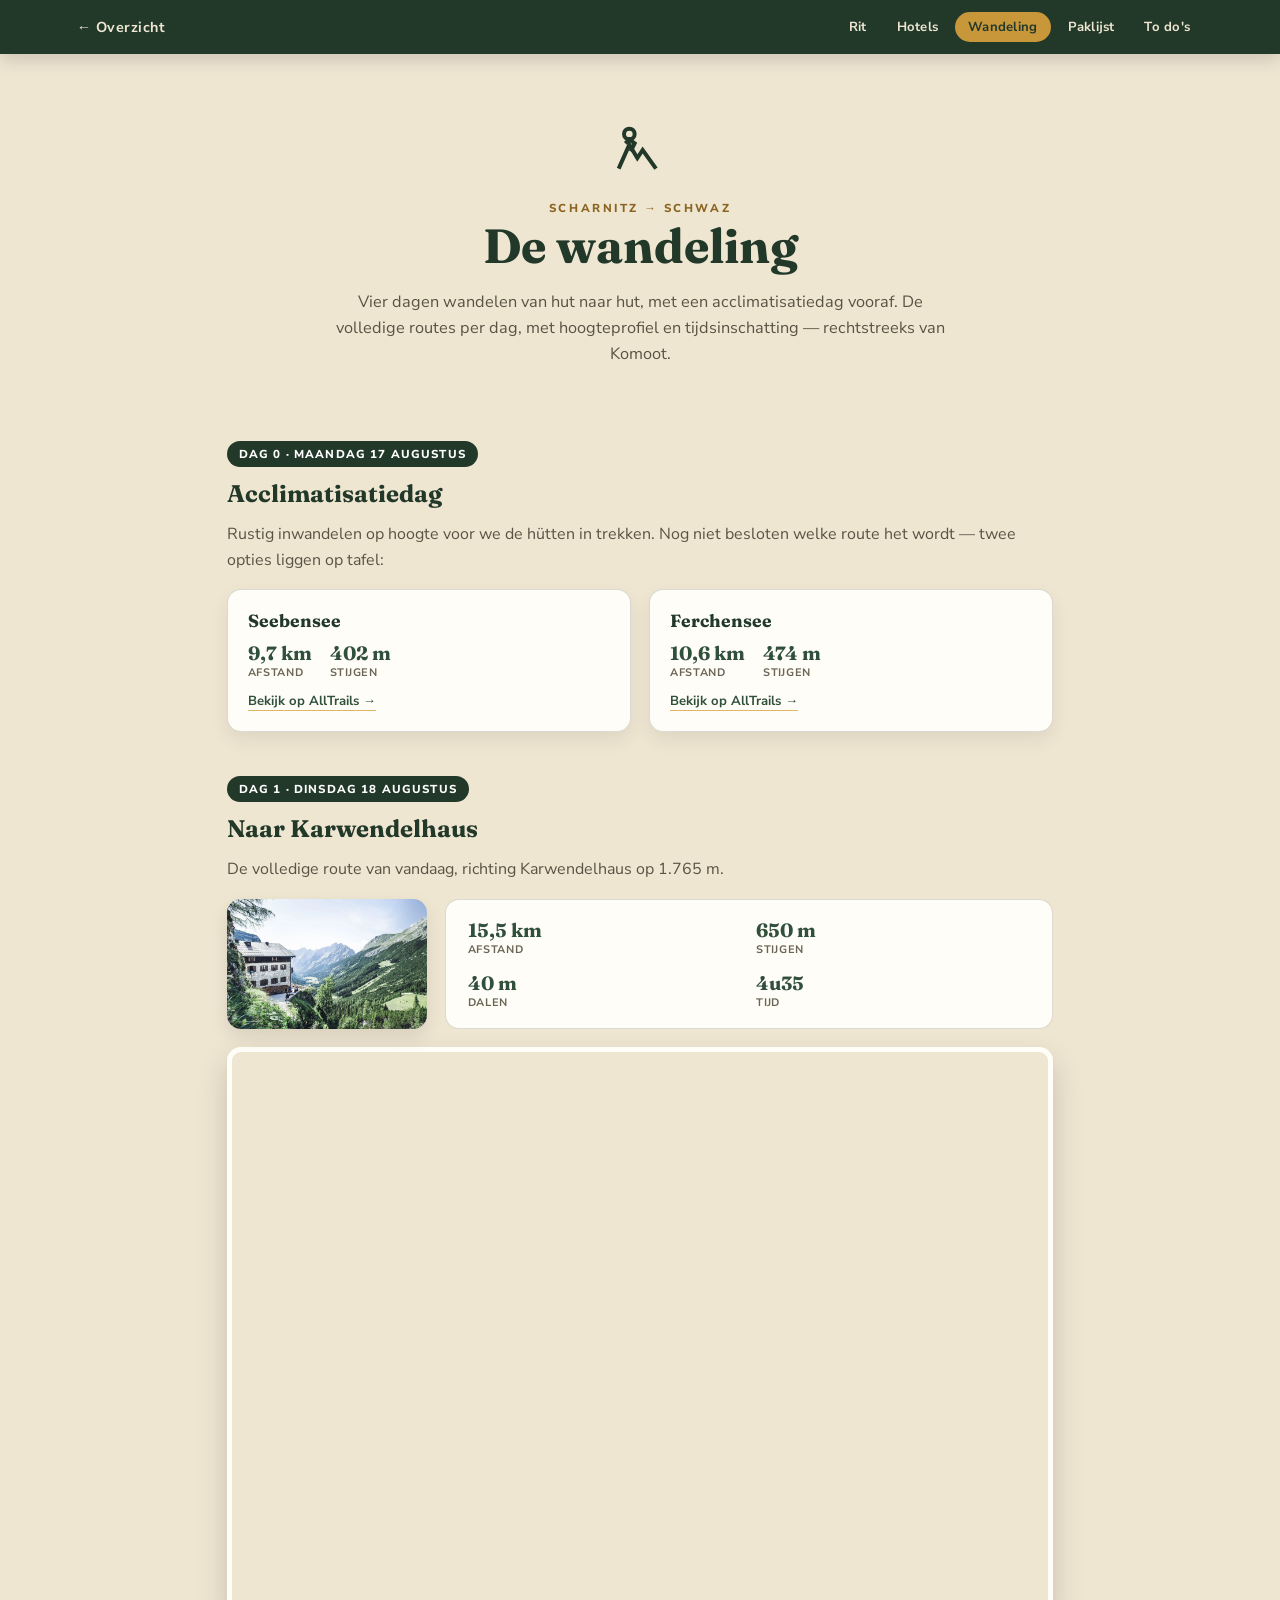
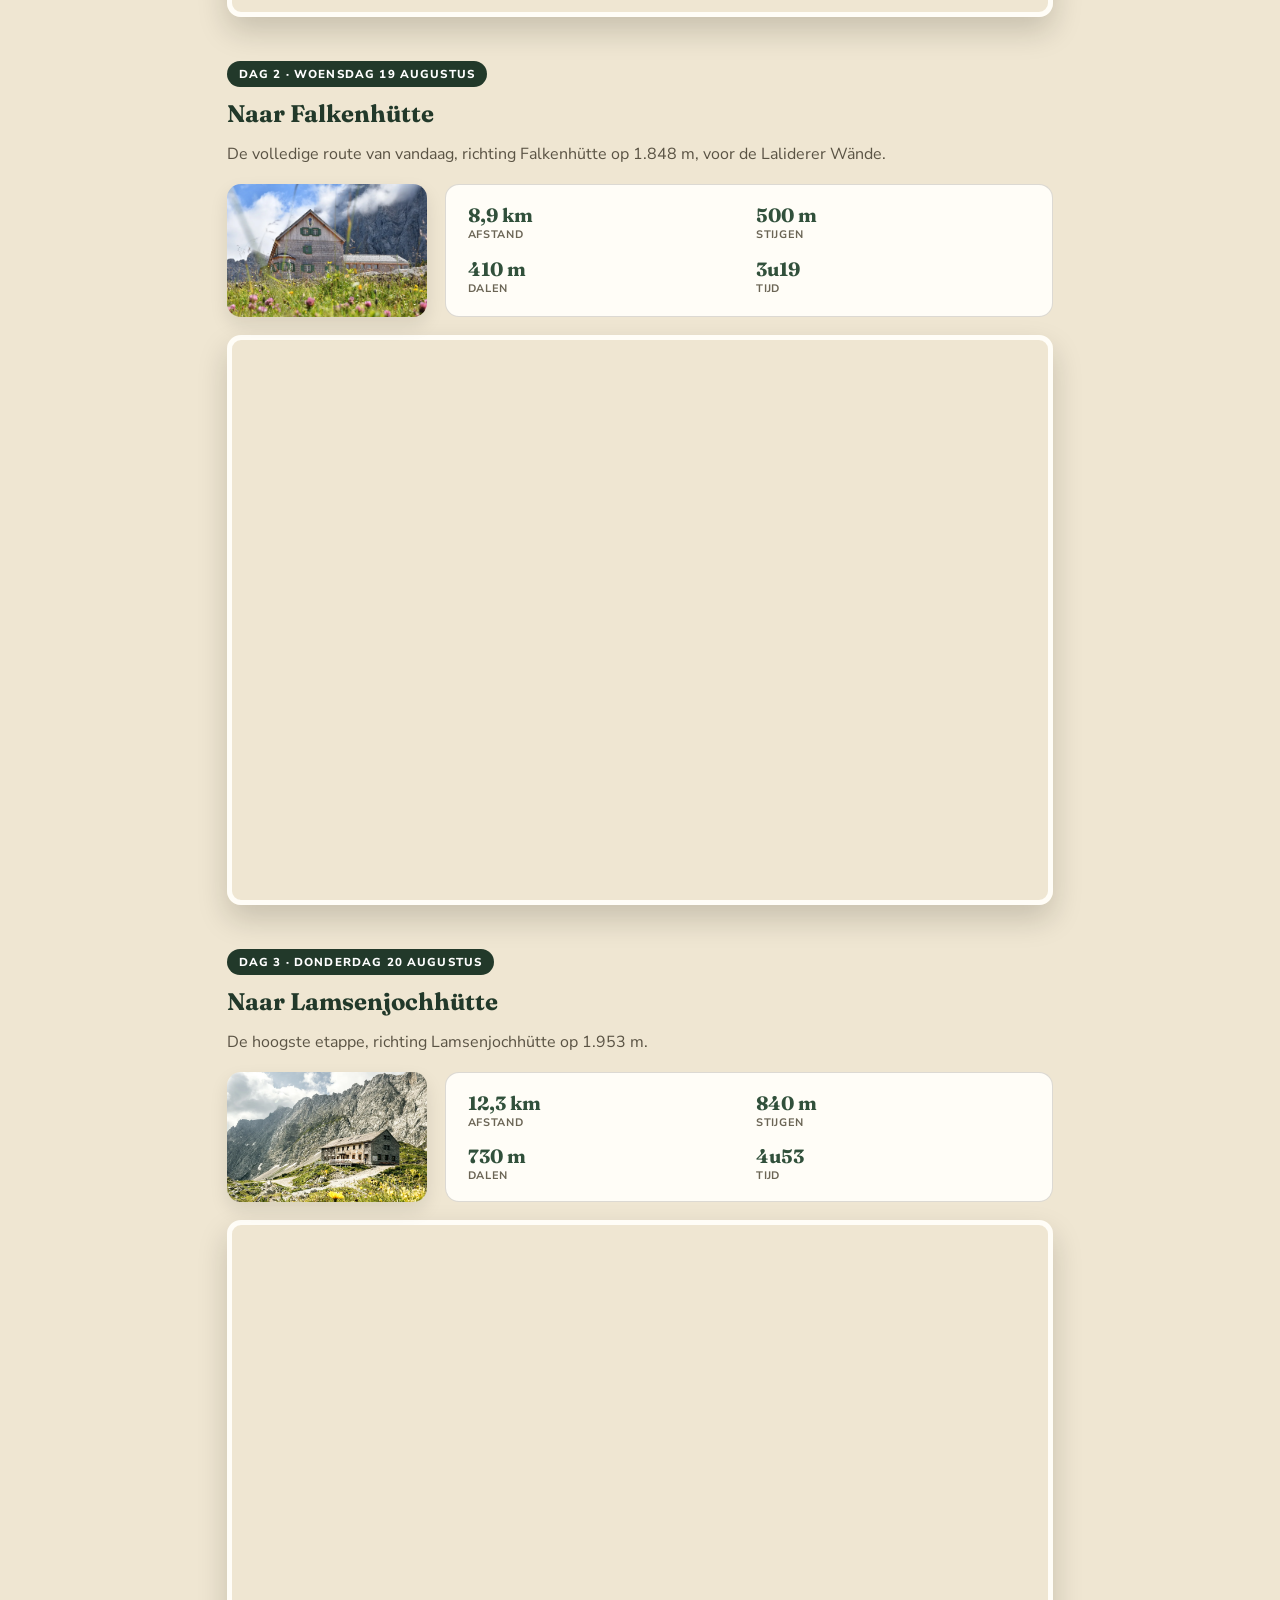
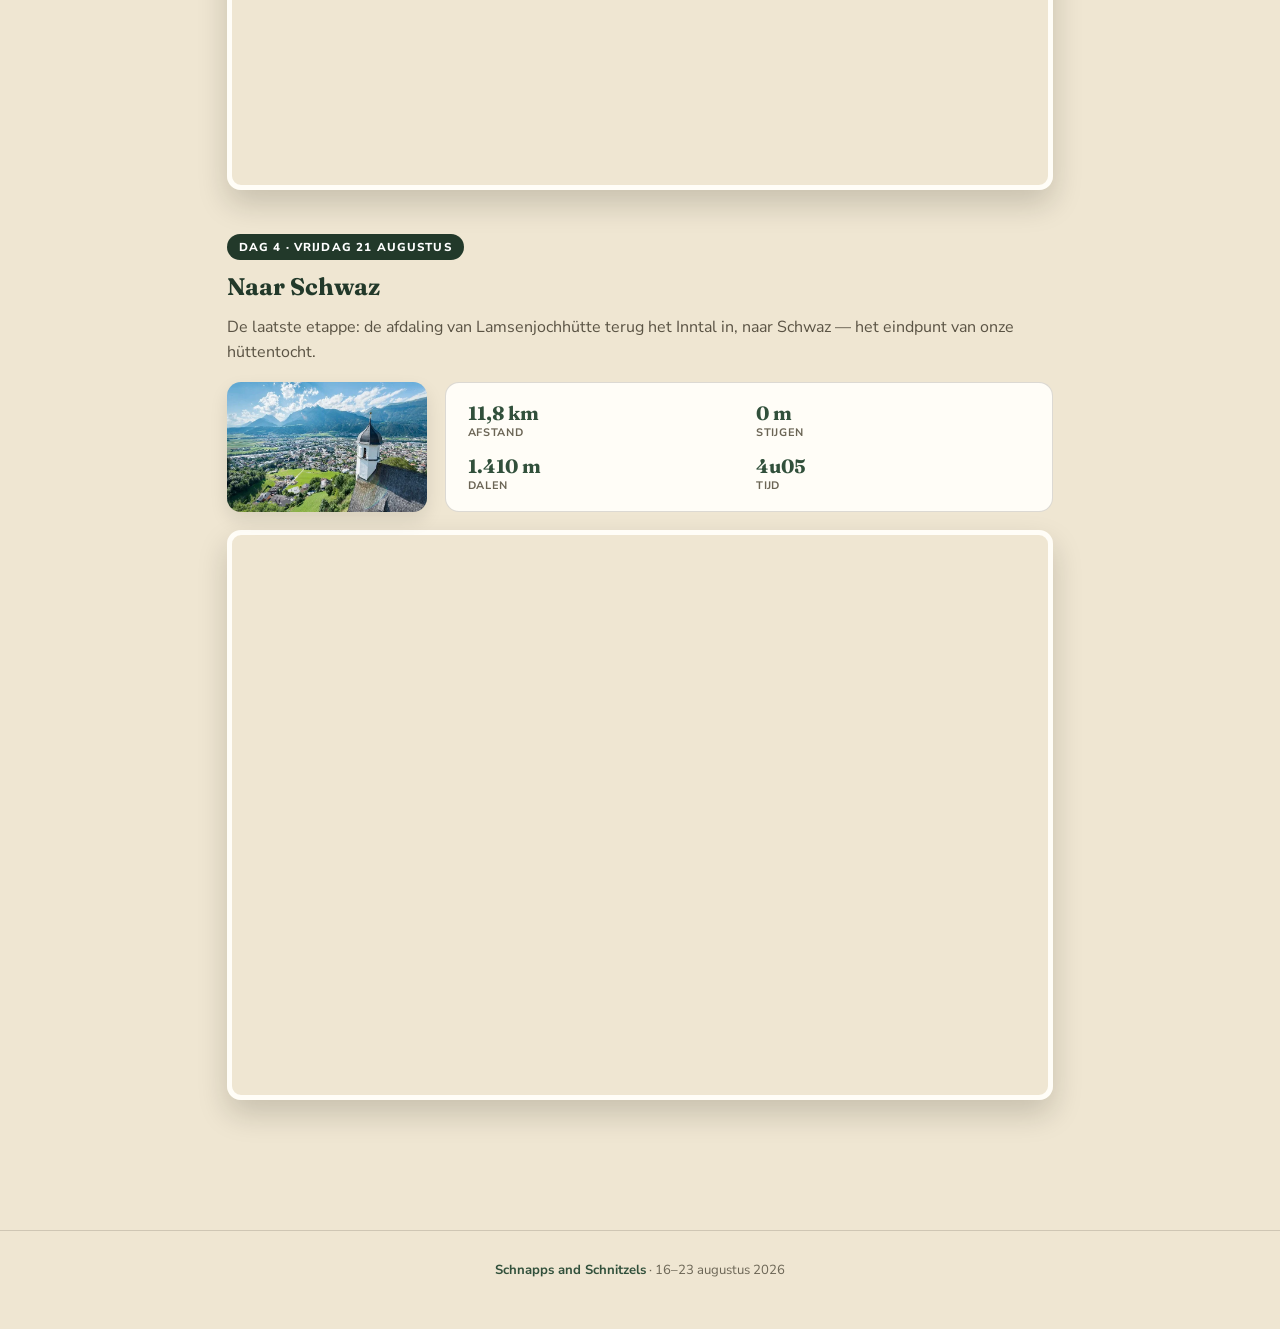
<file: hike.html>
<!DOCTYPE html>
<html lang="nl">
<head>
<meta charset="UTF-8">
<meta name="viewport" content="width=device-width, initial-scale=1.0">
<title>De wandeling · Karwendel Höhenweg 2026</title>
<meta name="description" content="Vier dagen wandelen van hut naar hut door het Karwendel, met hoogteprofiel en tijdsinschatting per dag.">
<meta property="og:type" content="website">
<meta property="og:title" content="De wandeling · Karwendel Höhenweg 2026">
<meta property="og:description" content="Vier dagen wandelen van hut naar hut door het Karwendel, met hoogteprofiel en tijdsinschatting per dag.">
<meta property="og:image" content="og-image.png">
<meta name="twitter:card" content="summary_large_image">
<link rel="icon" href="favicon.svg" type="image/svg+xml">
<link rel="preconnect" href="https://fonts.googleapis.com">
<link rel="preconnect" href="https://fonts.gstatic.com" crossorigin>
<link href="https://fonts.googleapis.com/css2?family=Fraunces:opsz,wght@9..144,400;9..144,500;9..144,600;9..144,700;9..144,900&family=Nunito+Sans:wght@400;600;700;800;900&display=swap" rel="stylesheet">
<link rel="stylesheet" href="styles.css?v=5">
</head>
<body>

<div class="topbar">
  <a class="back" href="index.html">← Overzicht</a>
  <button class="nav-toggle" type="button" aria-label="Menu" aria-expanded="false" aria-controls="primary-nav" onclick="kwToggleNav(this)">
    <svg viewBox="0 0 24 24" width="22" height="22" fill="none" stroke="currentColor" stroke-width="2" stroke-linecap="round"><path d="M4 7h16M4 12h16M4 17h16"/></svg>
  </button>
  <nav class="topnav" id="primary-nav">
    <a href="drive.html">Rit</a>
    <a href="hotels.html">Hotels</a>
    <a href="hike.html" aria-current="page">Wandeling</a>
    <a href="https://app.notion.com/p/Packing-list-31c5d8066162808b98edd8fb2898de70">Paklijst</a>
    <a href="https://app.notion.com/p/Huttentocht-2026-3135d80661628060a652f41e90de5022">To do's</a>
  </nav>
</div>

<header class="page-header">
  <div class="icon-wrap">
    <svg viewBox="0 0 24 24" fill="none" stroke-width="1.5"><path d="M4 19l4-9 3 5 2-3 5 7"/><circle cx="8" cy="6" r="2"/><path d="M6.5 9.5L8 8l2 1.5-1.5 3"/></svg>
  </div>
  <div class="eyebrow">Scharnitz → Schwaz</div>
  <h1>De wandeling</h1>
  <p>Vier dagen wandelen van hut naar hut, met een acclimatisatiedag vooraf. De volledige routes per dag, met hoogteprofiel en tijdsinschatting — rechtstreeks van Komoot.</p>
</header>

<main class="page-main">

  <div class="section-block">
    <span class="day-tag">Dag 0 · Maandag 17 augustus</span>
    <h2 style="margin-top:12px;">Acclimatisatiedag</h2>
    <p style="color:#5a5344; line-height:1.6;">Rustig inwandelen op hoogte voor we de hütten in trekken. Nog niet besloten welke route het wordt — twee opties liggen op tafel:</p>
    <div class="opt-cards">
      <div class="opt-card">
        <h4>Seebensee</h4>
        <div class="opt-stats">
          <div><div class="num">9,7 km</div><div class="lab">Afstand</div></div>
          <div><div class="num">402 m</div><div class="lab">Stijgen</div></div>
        </div>
        <a href="https://www.alltrails.com/trail/austria/tyrol/ehrwald-cable-car-to-seebensee" target="_blank" rel="noopener">Bekijk op AllTrails →</a>
      </div>
      <div class="opt-card">
        <h4>Ferchensee</h4>
        <div class="opt-stats">
          <div><div class="num">10,6 km</div><div class="lab">Afstand</div></div>
          <div><div class="num">474 m</div><div class="lab">Stijgen</div></div>
        </div>
        <a href="https://www.alltrails.com/trail/germany/bavaria/hoher-kranzberg-und-ferchensee-ab-mittenwald" target="_blank" rel="noopener">Bekijk op AllTrails →</a>
      </div>
    </div>
  </div>

  <div class="section-block">
    <span class="day-tag">Dag 1 · Dinsdag 18 augustus</span>
    <h2 style="margin-top:12px;">Naar Karwendelhaus</h2>
    <p style="color:#5a5344; line-height:1.6;">De volledige route van vandaag, richting Karwendelhaus op 1.765 m.</p>
    <div class="day-summary">
      <div class="day-summary-photo"><img src="pictures/karwendelhaus.webp" alt="Karwendelhaus" width="1600" height="900" loading="lazy"></div>
      <div class="day-summary-stats">
        <div><div class="num">15,5 km</div><div class="lab">Afstand</div></div>
        <div><div class="num">650 m</div><div class="lab">Stijgen</div></div>
        <div><div class="num">40 m</div><div class="lab">Dalen</div></div>
        <div><div class="num">4u35</div><div class="lab">Tijd</div></div>
      </div>
    </div>
    <div class="komoot-embed">
      <iframe src="https://www.komoot.com/tour/3092174382/embed?share_token=aj9rI12AixGADKIpwTOmv3pwr8YVDVvqppGP7v3i8Op0CcoD2r&amp;hl=nl&amp;layout=classic&amp;profile=1" width="100%" height="560" frameborder="0" scrolling="no" loading="lazy" title="Wandelroute dag 1"></iframe>
    </div>
  </div>

  <div class="section-block">
    <span class="day-tag">Dag 2 · Woensdag 19 augustus</span>
    <h2 style="margin-top:12px;">Naar Falkenhütte</h2>
    <p style="color:#5a5344; line-height:1.6;">De volledige route van vandaag, richting Falkenhütte op 1.848 m, voor de Laliderer Wände.</p>
    <div class="day-summary">
      <div class="day-summary-photo"><img src="pictures/falkenhutte.webp" alt="Falkenhütte" width="1049" height="700" loading="lazy"></div>
      <div class="day-summary-stats">
        <div><div class="num">8,9 km</div><div class="lab">Afstand</div></div>
        <div><div class="num">500 m</div><div class="lab">Stijgen</div></div>
        <div><div class="num">410 m</div><div class="lab">Dalen</div></div>
        <div><div class="num">3u19</div><div class="lab">Tijd</div></div>
      </div>
    </div>
    <div class="komoot-embed">
      <iframe src="https://www.komoot.com/tour/3092202368/embed?share_token=ahknapglo0RNVqBZ1hJ30JbaZk9NUjo5Y07dsrPgEUFiVocZT1&amp;hl=nl&amp;layout=classic&amp;profile=1" width="100%" height="560" frameborder="0" scrolling="no" loading="lazy" title="Wandelroute dag 2"></iframe>
    </div>
  </div>

  <div class="section-block">
    <span class="day-tag">Dag 3 · Donderdag 20 augustus</span>
    <h2 style="margin-top:12px;">Naar Lamsenjochhütte</h2>
    <p style="color:#5a5344; line-height:1.6;">De hoogste etappe, richting Lamsenjochhütte op 1.953 m.</p>
    <div class="day-summary">
      <div class="day-summary-photo"><img src="pictures/lamsenjochhutte.webp" alt="Lamsenjochhütte" width="1600" height="900" loading="lazy"></div>
      <div class="day-summary-stats">
        <div><div class="num">12,3 km</div><div class="lab">Afstand</div></div>
        <div><div class="num">840 m</div><div class="lab">Stijgen</div></div>
        <div><div class="num">730 m</div><div class="lab">Dalen</div></div>
        <div><div class="num">4u53</div><div class="lab">Tijd</div></div>
      </div>
    </div>
    <div class="komoot-embed">
      <iframe src="https://www.komoot.com/tour/3092265991/embed?share_token=aH4PxTiLkE1MWzFs5vlJjFQaNa7i5nhrjSCP6x7iaVzVckSFTy&amp;hl=nl&amp;layout=classic&amp;profile=1" width="100%" height="560" frameborder="0" scrolling="no" loading="lazy" title="Wandelroute dag 3"></iframe>
    </div>
  </div>

  <div class="section-block">
    <span class="day-tag">Dag 4 · Vrijdag 21 augustus</span>
    <h2 style="margin-top:12px;">Naar Schwaz</h2>
    <p style="color:#5a5344; line-height:1.6;">De laatste etappe: de afdaling van Lamsenjochhütte terug het Inntal in, naar Schwaz — het eindpunt van onze hüttentocht.</p>
    <div class="day-summary">
      <div class="day-summary-photo"><img src="pictures/Schwaz.webp" alt="Schwaz" width="754" height="435" loading="lazy"></div>
      <div class="day-summary-stats">
        <div><div class="num">11,8 km</div><div class="lab">Afstand</div></div>
        <div><div class="num">0 m</div><div class="lab">Stijgen</div></div>
        <div><div class="num">1.410 m</div><div class="lab">Dalen</div></div>
        <div><div class="num">4u05</div><div class="lab">Tijd</div></div>
      </div>
    </div>
    <div class="komoot-embed">
      <iframe src="https://www.komoot.com/tour/3092300373/embed?share_token=akOgeZmjjyuVLghE22BgNTVQ7q0emMssqiqU1SvfJzlqrm9FV0&amp;hl=nl&amp;layout=classic&amp;profile=1" width="100%" height="560" frameborder="0" scrolling="no" loading="lazy" title="Wandelroute dag 4"></iframe>
    </div>
  </div>

</main>

<footer class="site-footer">
  <b>Schnapps and Schnitzels</b> · 16–23 augustus 2026
</footer>

<script src="script.js?v=5"></script>
<script>kwMarkVisited('hike');</script>
</body>
</html>
</file>
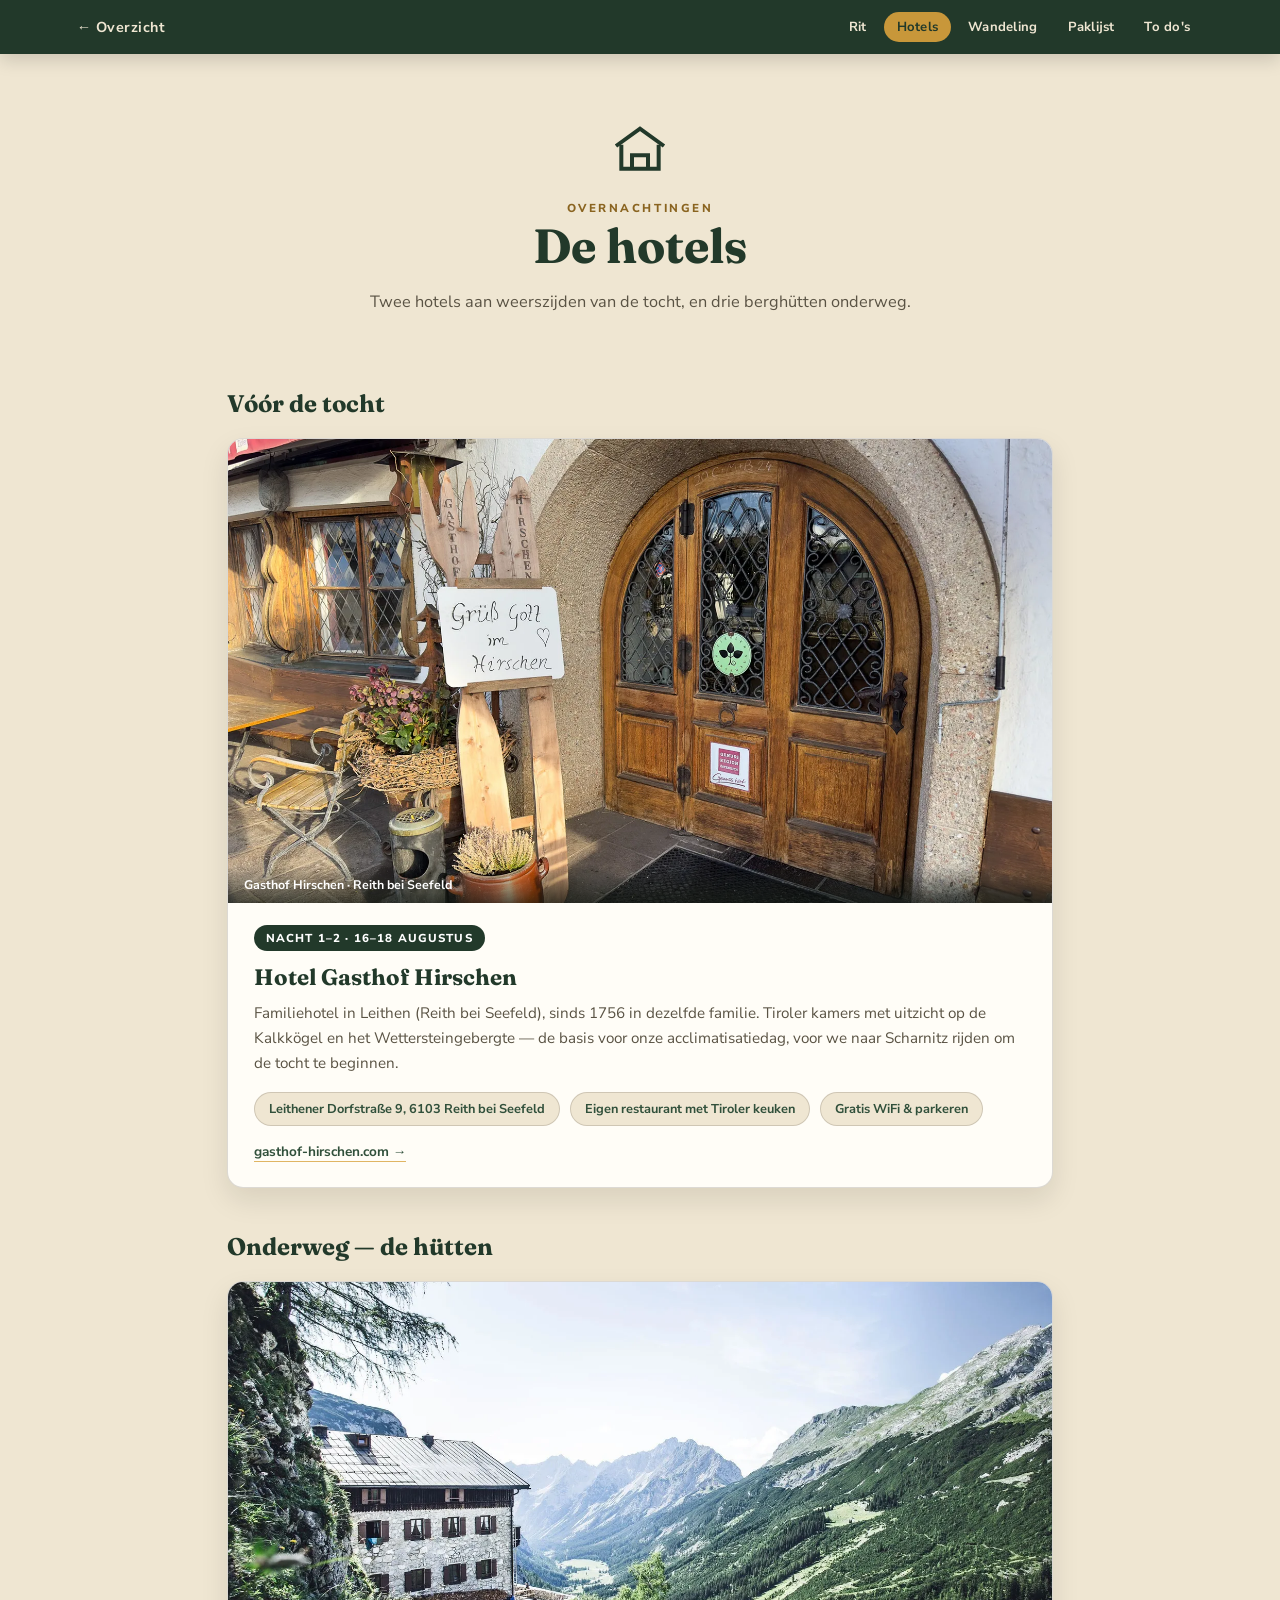
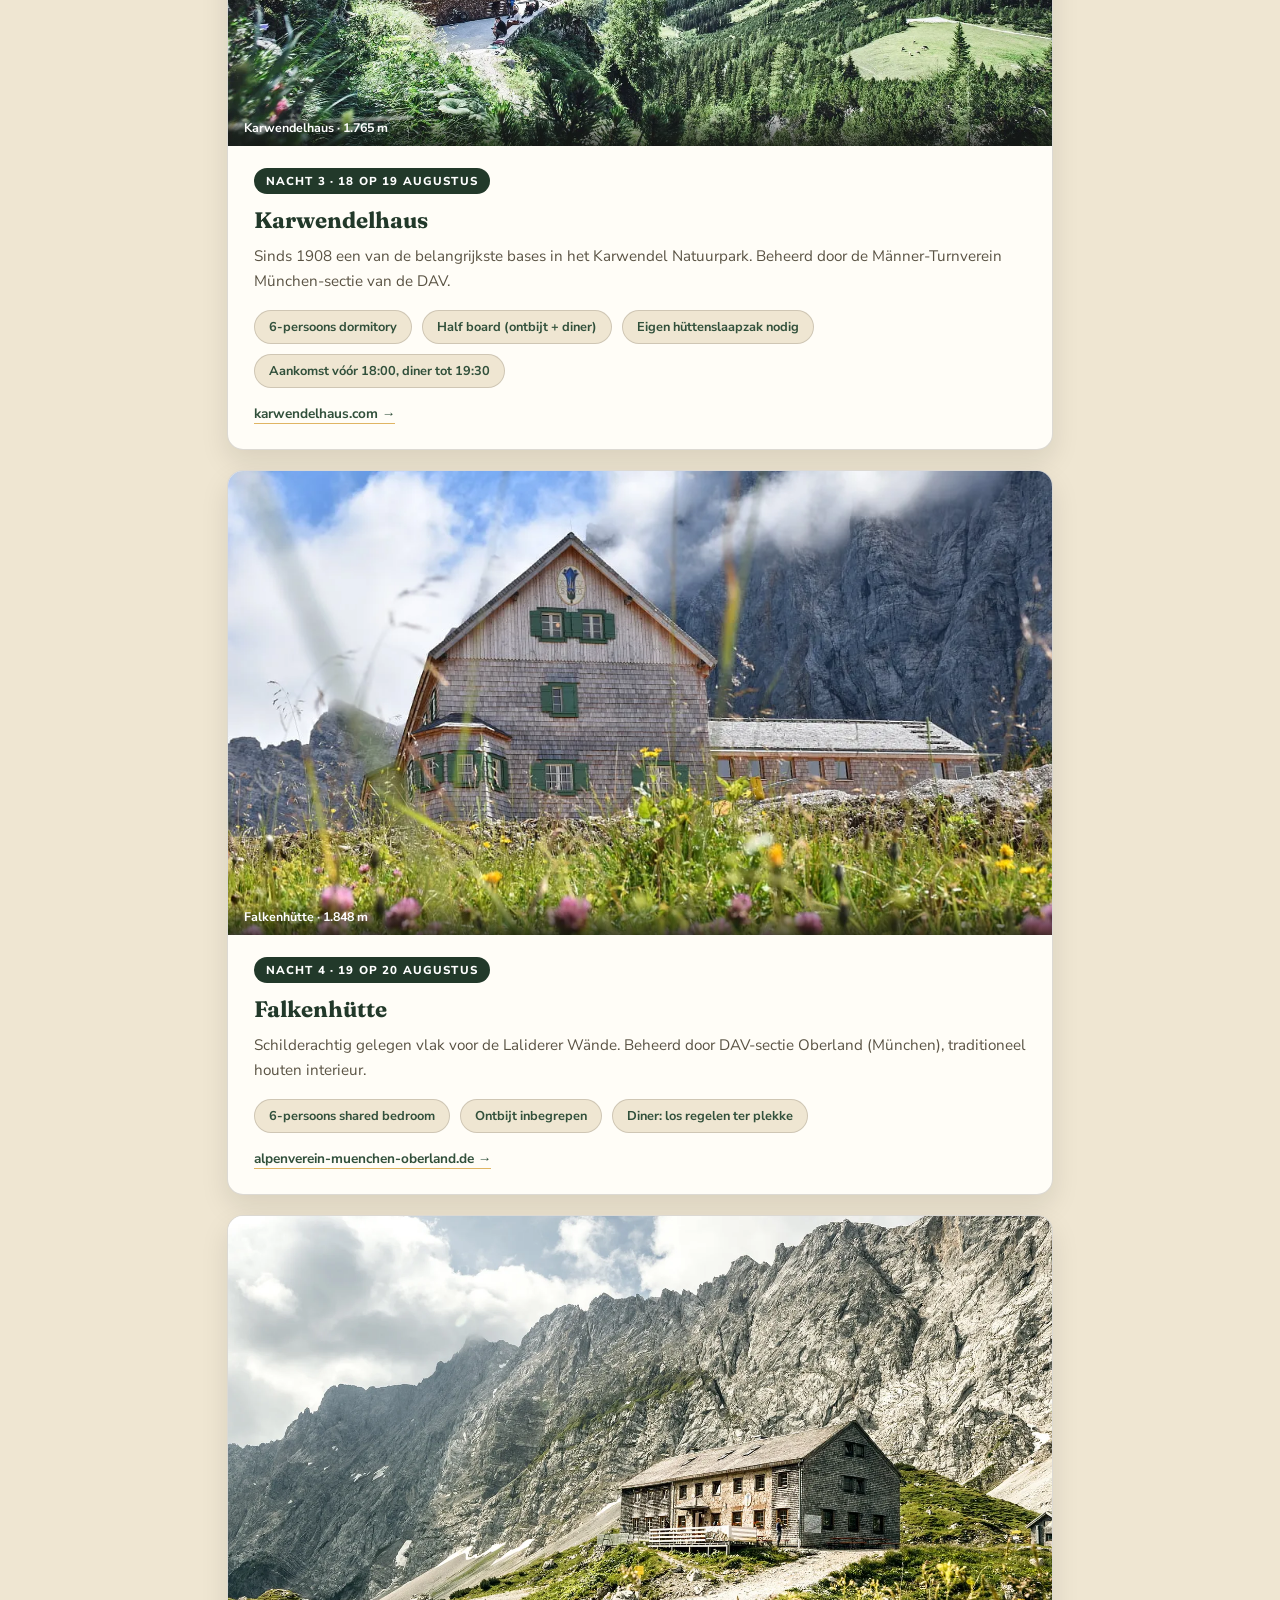
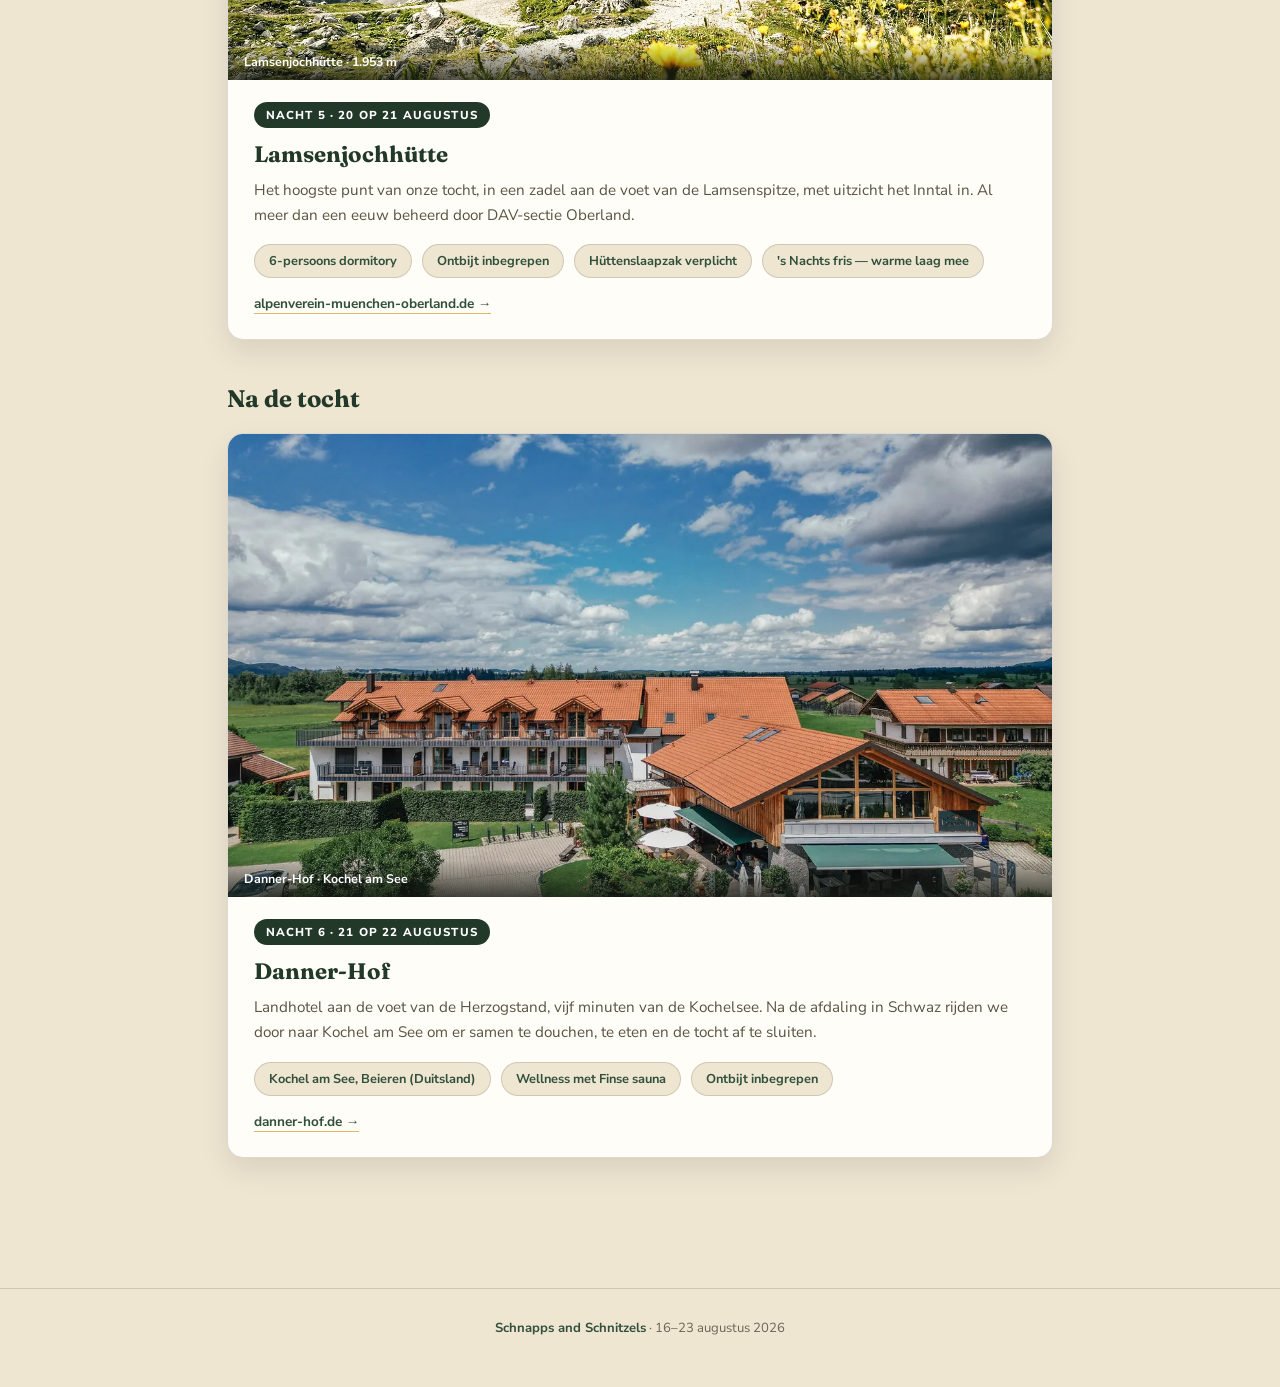
<file: hotels.html>
<!DOCTYPE html>
<html lang="nl">
<head>
<meta charset="UTF-8">
<meta name="viewport" content="width=device-width, initial-scale=1.0">
<title>De hotels · Karwendel Höhenweg 2026</title>
<meta name="description" content="Twee hotels en drie berghütten: waar we slapen voor, tijdens en na de Karwendel-hüttentocht.">
<meta property="og:type" content="website">
<meta property="og:title" content="De hotels · Karwendel Höhenweg 2026">
<meta property="og:description" content="Twee hotels en drie berghütten: waar we slapen voor, tijdens en na de Karwendel-hüttentocht.">
<meta property="og:image" content="og-image.png">
<meta name="twitter:card" content="summary_large_image">
<link rel="icon" href="favicon.svg" type="image/svg+xml">
<link rel="preconnect" href="https://fonts.googleapis.com">
<link rel="preconnect" href="https://fonts.gstatic.com" crossorigin>
<link href="https://fonts.googleapis.com/css2?family=Fraunces:opsz,wght@9..144,400;9..144,500;9..144,600;9..144,700;9..144,900&family=Nunito+Sans:wght@400;600;700;800;900&display=swap" rel="stylesheet">
<link rel="stylesheet" href="styles.css?v=5">
</head>
<body>

<div class="topbar">
  <a class="back" href="index.html">← Overzicht</a>
  <button class="nav-toggle" type="button" aria-label="Menu" aria-expanded="false" aria-controls="primary-nav" onclick="kwToggleNav(this)">
    <svg viewBox="0 0 24 24" width="22" height="22" fill="none" stroke="currentColor" stroke-width="2" stroke-linecap="round"><path d="M4 7h16M4 12h16M4 17h16"/></svg>
  </button>
  <nav class="topnav" id="primary-nav">
    <a href="drive.html">Rit</a>
    <a href="hotels.html" aria-current="page">Hotels</a>
    <a href="hike.html">Wandeling</a>
    <a href="https://app.notion.com/p/Packing-list-31c5d8066162808b98edd8fb2898de70">Paklijst</a>
    <a href="https://app.notion.com/p/Huttentocht-2026-3135d80661628060a652f41e90de5022">To do's</a>
  </nav>
</div>

<header class="page-header">
  <div class="icon-wrap">
    <svg viewBox="0 0 24 24" fill="none" stroke-width="1.5"><path d="M3 10.5L12 4l9 6.5"/><path d="M5 10v9h14v-9"/><path d="M9 19v-5h6v5"/></svg>
  </div>
  <div class="eyebrow">Overnachtingen</div>
  <h1>De hotels</h1>
  <p>Twee hotels aan weerszijden van de tocht, en drie berghütten onderweg.</p>
</header>

<main class="page-main">

  <div class="section-block">
    <h2>Vóór de tocht</h2>

    <div class="hut-card">
      <div class="hut-photo">
        <img src="pictures/hotel-gasthof-hirschen.webp" alt="Gasthof Hirschen" width="1600" height="1199" loading="lazy">
        <div class="cap">Gasthof Hirschen · Reith bei Seefeld</div>
      </div>
      <div class="hut-body">
        <span class="day-tag">Nacht 1–2 · 16–18 augustus</span>
        <h3>Hotel Gasthof Hirschen</h3>
        <p>Familiehotel in Leithen (Reith bei Seefeld), sinds 1756 in dezelfde familie. Tiroler kamers met uitzicht op de Kalkkögel en het Wettersteingebergte — de basis voor onze acclimatisatiedag, voor we naar Scharnitz rijden om de tocht te beginnen.</p>
        <div class="hut-facts">
          <span class="hut-fact">Leithener Dorfstraße 9, 6103 Reith bei Seefeld</span>
          <span class="hut-fact">Eigen restaurant met Tiroler keuken</span>
          <span class="hut-fact">Gratis WiFi & parkeren</span>
        </div>
        <div class="hut-links"><a href="https://www.gasthof-hirschen.com/en" target="_blank" rel="noopener">gasthof-hirschen.com →</a></div>
      </div>
    </div>
  </div>

  <div class="section-block">
    <h2>Onderweg — de hütten</h2>

    <div class="hut-card">
      <div class="hut-photo">
        <img src="pictures/karwendelhaus.webp" alt="Karwendelhaus" width="1600" height="900" loading="lazy">
        <div class="cap">Karwendelhaus · 1.765 m</div>
      </div>
      <div class="hut-body">
        <span class="day-tag">Nacht 3 · 18 op 19 augustus</span>
        <h3>Karwendelhaus</h3>
        <p>Sinds 1908 een van de belangrijkste bases in het Karwendel Natuurpark. Beheerd door de Männer-Turnverein München-sectie van de DAV.</p>
        <div class="hut-facts">
          <span class="hut-fact">6-persoons dormitory</span>
          <span class="hut-fact">Half board (ontbijt + diner)</span>
          <span class="hut-fact">Eigen hüttenslaapzak nodig</span>
          <span class="hut-fact">Aankomst vóór 18:00, diner tot 19:30</span>
        </div>
        <div class="hut-links"><a href="https://karwendelhaus.com/" target="_blank" rel="noopener">karwendelhaus.com →</a></div>
      </div>
    </div>

    <div class="hut-card">
      <div class="hut-photo">
        <img src="pictures/falkenhutte.webp" alt="Falkenhütte" width="1049" height="700" loading="lazy">
        <div class="cap">Falkenhütte · 1.848 m</div>
      </div>
      <div class="hut-body">
        <span class="day-tag">Nacht 4 · 19 op 20 augustus</span>
        <h3>Falkenhütte</h3>
        <p>Schilderachtig gelegen vlak voor de Laliderer Wände. Beheerd door DAV-sectie Oberland (München), traditioneel houten interieur.</p>
        <div class="hut-facts">
          <span class="hut-fact">6-persoons shared bedroom</span>
          <span class="hut-fact">Ontbijt inbegrepen</span>
          <span class="hut-fact">Diner: los regelen ter plekke</span>
        </div>
        <div class="hut-links"><a href="https://www.alpenverein-muenchen-oberland.de/huetten/alpenvereinshuetten/falkenhuette" target="_blank" rel="noopener">alpenverein-muenchen-oberland.de →</a></div>
      </div>
    </div>

    <div class="hut-card">
      <div class="hut-photo">
        <img src="pictures/lamsenjochhutte.webp" alt="Lamsenjochhütte" width="1600" height="900" loading="lazy">
        <div class="cap">Lamsenjochhütte · 1.953 m</div>
      </div>
      <div class="hut-body">
        <span class="day-tag">Nacht 5 · 20 op 21 augustus</span>
        <h3>Lamsenjochhütte</h3>
        <p>Het hoogste punt van onze tocht, in een zadel aan de voet van de Lamsenspitze, met uitzicht het Inntal in. Al meer dan een eeuw beheerd door DAV-sectie Oberland.</p>
        <div class="hut-facts">
          <span class="hut-fact">6-persoons dormitory</span>
          <span class="hut-fact">Ontbijt inbegrepen</span>
          <span class="hut-fact">Hüttenslaapzak verplicht</span>
          <span class="hut-fact">'s Nachts fris — warme laag mee</span>
        </div>
        <div class="hut-links"><a href="https://www.alpenverein-muenchen-oberland.de/huetten/alpenvereinshuetten/lamsenjochhuette" target="_blank" rel="noopener">alpenverein-muenchen-oberland.de →</a></div>
      </div>
    </div>
  </div>

  <div class="section-block">
    <h2>Na de tocht</h2>

    <div class="hut-card">
      <div class="hut-photo">
        <img src="pictures/danner-hof.webp" alt="Danner-Hof" width="1200" height="900" loading="lazy">
        <div class="cap">Danner-Hof · Kochel am See</div>
      </div>
      <div class="hut-body">
        <span class="day-tag">Nacht 6 · 21 op 22 augustus</span>
        <h3>Danner-Hof</h3>
        <p>Landhotel aan de voet van de Herzogstand, vijf minuten van de Kochelsee. Na de afdaling in Schwaz rijden we door naar Kochel am See om er samen te douchen, te eten en de tocht af te sluiten.</p>
        <div class="hut-facts">
          <span class="hut-fact">Kochel am See, Beieren (Duitsland)</span>
          <span class="hut-fact">Wellness met Finse sauna</span>
          <span class="hut-fact">Ontbijt inbegrepen</span>
        </div>
        <div class="hut-links"><a href="https://www.danner-hof.de/" target="_blank" rel="noopener">danner-hof.de →</a></div>
      </div>
    </div>
  </div>

</main>

<footer class="site-footer">
  <b>Schnapps and Schnitzels</b> · 16–23 augustus 2026
</footer>

<script src="script.js?v=5"></script>
<script>kwMarkVisited('hotels');</script>
</body>
</html>
</file>
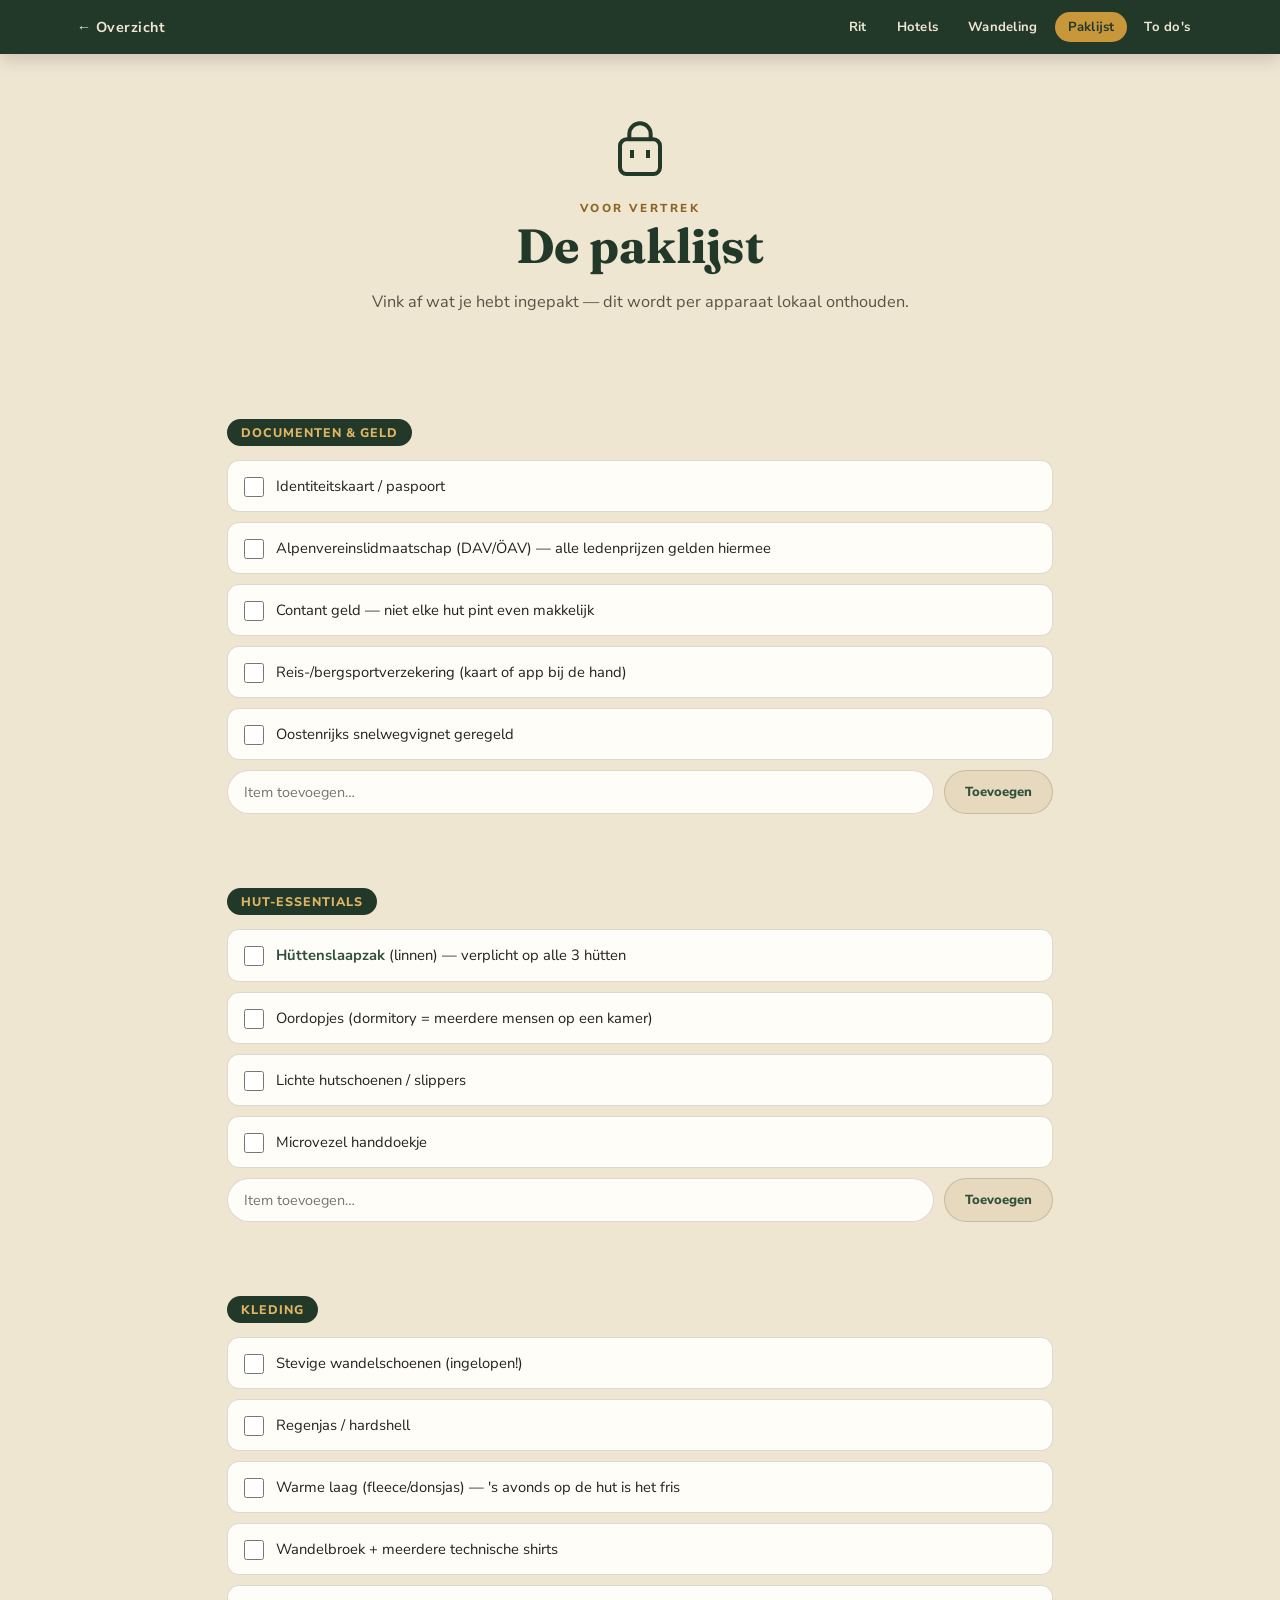
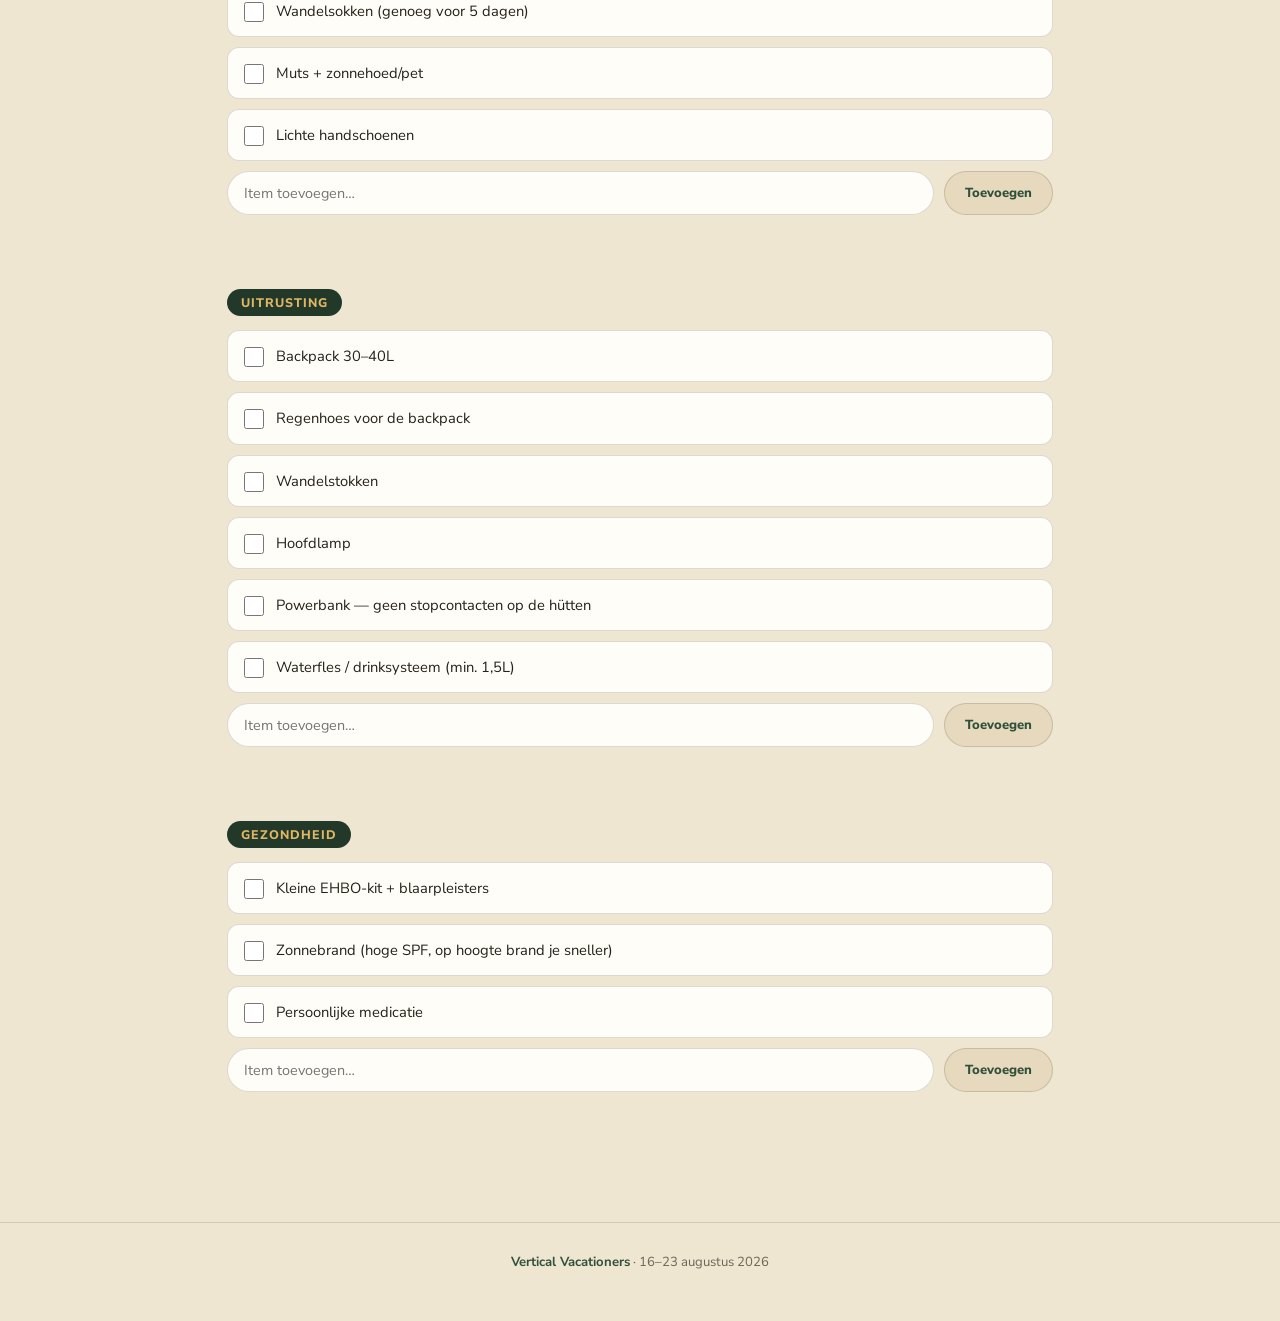
<file: packinglist.html>
<!DOCTYPE html>
<html lang="nl">
<head>
<meta charset="UTF-8">
<meta name="viewport" content="width=device-width, initial-scale=1.0">
<title>De paklijst · Karwendel Höhenweg 2026</title>
<meta name="description" content="Afvinkbare paklijst voor de hüttentocht — documenten, hut-essentials, kleding, uitrusting en gezondheid.">
<meta property="og:type" content="website">
<meta property="og:title" content="De paklijst · Karwendel Höhenweg 2026">
<meta property="og:description" content="Afvinkbare paklijst voor de hüttentocht — documenten, hut-essentials, kleding, uitrusting en gezondheid.">
<meta property="og:image" content="og-image.png">
<meta name="twitter:card" content="summary_large_image">
<link rel="icon" href="favicon.svg" type="image/svg+xml">
<link rel="preconnect" href="https://fonts.googleapis.com">
<link rel="preconnect" href="https://fonts.gstatic.com" crossorigin>
<link href="https://fonts.googleapis.com/css2?family=Fraunces:opsz,wght@9..144,400;9..144,500;9..144,600;9..144,700;9..144,900&family=Nunito+Sans:wght@400;600;700;800;900&display=swap" rel="stylesheet">
<link rel="stylesheet" href="styles.css">
</head>
<body>

<div class="topbar">
  <a class="back" href="index.html">← Overzicht</a>
  <button class="nav-toggle" type="button" aria-label="Menu" aria-expanded="false" aria-controls="primary-nav" onclick="kwToggleNav(this)">
    <svg viewBox="0 0 24 24" width="22" height="22" fill="none" stroke="currentColor" stroke-width="2" stroke-linecap="round"><path d="M4 7h16M4 12h16M4 17h16"/></svg>
  </button>
  <nav class="topnav" id="primary-nav">
    <a href="drive.html">Rit</a>
    <a href="hotels.html">Hotels</a>
    <a href="hike.html">Wandeling</a>
    <a href="packinglist.html" aria-current="page">Paklijst</a>
    <a href="todos.html">To do's</a>
  </nav>
</div>

<header class="page-header">
  <div class="icon-wrap">
    <svg viewBox="0 0 24 24" fill="none" stroke-width="1.5"><path d="M8 8V6a4 4 0 0 1 8 0v2"/><rect x="4.5" y="8" width="15" height="13" rx="2.5"/><path d="M9 12v3M15 12v3"/></svg>
  </div>
  <div class="eyebrow">Voor vertrek</div>
  <h1>De paklijst</h1>
  <p>Vink af wat je hebt ingepakt — dit wordt per apparaat lokaal onthouden.</p>
</header>

<div class="page-progress" id="pageProgress" hidden>
  <div class="page-progress-label"><span>Ingepakt</span><span class="done"></span></div>
  <div class="progress-track"><div class="progress-fill"></div></div>
</div>

<main class="page-main">

  <div class="section-block">
    <span class="check-group-title">Documenten & geld</span>
    <ul class="checklist" id="list-docs">
      <li class="check-item"><input type="checkbox" id="pk-id" data-key="id"><label for="pk-id">Identiteitskaart / paspoort</label></li>
      <li class="check-item"><input type="checkbox" id="pk-member" data-key="member"><label for="pk-member">Alpenvereins­lidmaatschap (DAV/ÖAV) — alle ledenprijzen gelden hiermee</label></li>
      <li class="check-item"><input type="checkbox" id="pk-cash" data-key="cash"><label for="pk-cash">Contant geld — niet elke hut pint even makkelijk</label></li>
      <li class="check-item"><input type="checkbox" id="pk-insurance" data-key="insurance"><label for="pk-insurance">Reis-/bergsportverzekering (kaart of app bij de hand)</label></li>
      <li class="check-item"><input type="checkbox" id="pk-vignet" data-key="vignet"><label for="pk-vignet">Oostenrijks snelwegvignet geregeld</label></li>
    </ul>
    <form class="add-item-row" onsubmit="event.preventDefault(); kwAddChecklistItem('list-docs','add-docs');">
      <input type="text" class="add-item-input" id="add-docs" placeholder="Item toevoegen…">
      <button type="submit">Toevoegen</button>
    </form>
  </div>

  <div class="section-block">
    <span class="check-group-title">Hut-essentials</span>
    <ul class="checklist" id="list-hut">
      <li class="check-item"><input type="checkbox" id="pk-sleepingbag" data-key="sleepingbag"><label for="pk-sleepingbag"><b>Hüttenslaapzak</b> (linnen) — verplicht op alle 3 hütten</label></li>
      <li class="check-item"><input type="checkbox" id="pk-earplugs" data-key="earplugs"><label for="pk-earplugs">Oordopjes (dormitory = meerdere mensen op een kamer)</label></li>
      <li class="check-item"><input type="checkbox" id="pk-hutslippers" data-key="hutslippers"><label for="pk-hutslippers">Lichte hutschoenen / slippers</label></li>
      <li class="check-item"><input type="checkbox" id="pk-towel" data-key="towel"><label for="pk-towel">Microvezel handdoekje</label></li>
    </ul>
    <form class="add-item-row" onsubmit="event.preventDefault(); kwAddChecklistItem('list-hut','add-hut');">
      <input type="text" class="add-item-input" id="add-hut" placeholder="Item toevoegen…">
      <button type="submit">Toevoegen</button>
    </form>
  </div>

  <div class="section-block">
    <span class="check-group-title">Kleding</span>
    <ul class="checklist" id="list-clothes">
      <li class="check-item"><input type="checkbox" id="pk-boots" data-key="boots"><label for="pk-boots">Stevige wandelschoenen (ingelopen!)</label></li>
      <li class="check-item"><input type="checkbox" id="pk-rain" data-key="rain"><label for="pk-rain">Regenjas / hardshell</label></li>
      <li class="check-item"><input type="checkbox" id="pk-fleece" data-key="fleece"><label for="pk-fleece">Warme laag (fleece/donsjas) — 's avonds op de hut is het fris</label></li>
      <li class="check-item"><input type="checkbox" id="pk-layers" data-key="layers"><label for="pk-layers">Wandelbroek + meerdere technische shirts</label></li>
      <li class="check-item"><input type="checkbox" id="pk-socks" data-key="socks"><label for="pk-socks">Wandelsokken (genoeg voor 5 dagen)</label></li>
      <li class="check-item"><input type="checkbox" id="pk-hat" data-key="hat"><label for="pk-hat">Muts + zonnehoed/pet</label></li>
      <li class="check-item"><input type="checkbox" id="pk-gloves" data-key="gloves"><label for="pk-gloves">Lichte handschoenen</label></li>
    </ul>
    <form class="add-item-row" onsubmit="event.preventDefault(); kwAddChecklistItem('list-clothes','add-clothes');">
      <input type="text" class="add-item-input" id="add-clothes" placeholder="Item toevoegen…">
      <button type="submit">Toevoegen</button>
    </form>
  </div>

  <div class="section-block">
    <span class="check-group-title">Uitrusting</span>
    <ul class="checklist" id="list-gear">
      <li class="check-item"><input type="checkbox" id="pk-backpack" data-key="backpack"><label for="pk-backpack">Backpack 30–40L</label></li>
      <li class="check-item"><input type="checkbox" id="pk-raincover" data-key="raincover"><label for="pk-raincover">Regenhoes voor de backpack</label></li>
      <li class="check-item"><input type="checkbox" id="pk-poles" data-key="poles"><label for="pk-poles">Wandelstokken</label></li>
      <li class="check-item"><input type="checkbox" id="pk-headlamp" data-key="headlamp"><label for="pk-headlamp">Hoofdlamp</label></li>
      <li class="check-item"><input type="checkbox" id="pk-powerbank" data-key="powerbank"><label for="pk-powerbank">Powerbank — geen stopcontacten op de hütten</label></li>
      <li class="check-item"><input type="checkbox" id="pk-bottle" data-key="bottle"><label for="pk-bottle">Waterfles / drinksysteem (min. 1,5L)</label></li>
    </ul>
    <form class="add-item-row" onsubmit="event.preventDefault(); kwAddChecklistItem('list-gear','add-gear');">
      <input type="text" class="add-item-input" id="add-gear" placeholder="Item toevoegen…">
      <button type="submit">Toevoegen</button>
    </form>
  </div>

  <div class="section-block">
    <span class="check-group-title">Gezondheid</span>
    <ul class="checklist" id="list-health">
      <li class="check-item"><input type="checkbox" id="pk-firstaid" data-key="firstaid"><label for="pk-firstaid">Kleine EHBO-kit + blaarpleisters</label></li>
      <li class="check-item"><input type="checkbox" id="pk-sunscreen" data-key="sunscreen"><label for="pk-sunscreen">Zonnebrand (hoge SPF, op hoogte brand je sneller)</label></li>
      <li class="check-item"><input type="checkbox" id="pk-meds" data-key="meds"><label for="pk-meds">Persoonlijke medicatie</label></li>
    </ul>
    <form class="add-item-row" onsubmit="event.preventDefault(); kwAddChecklistItem('list-health','add-health');">
      <input type="text" class="add-item-input" id="add-health" placeholder="Item toevoegen…">
      <button type="submit">Toevoegen</button>
    </form>
  </div>

</main>

<footer class="site-footer">
  <b>Vertical Vacationers</b> · 16–23 augustus 2026
</footer>

<script src="script.js"></script>
<script>
  kwMarkVisited('packinglist');
  ['list-docs','list-hut','list-clothes','list-gear','list-health'].forEach(kwInitChecklist);
</script>
</body>
</html>
</file>
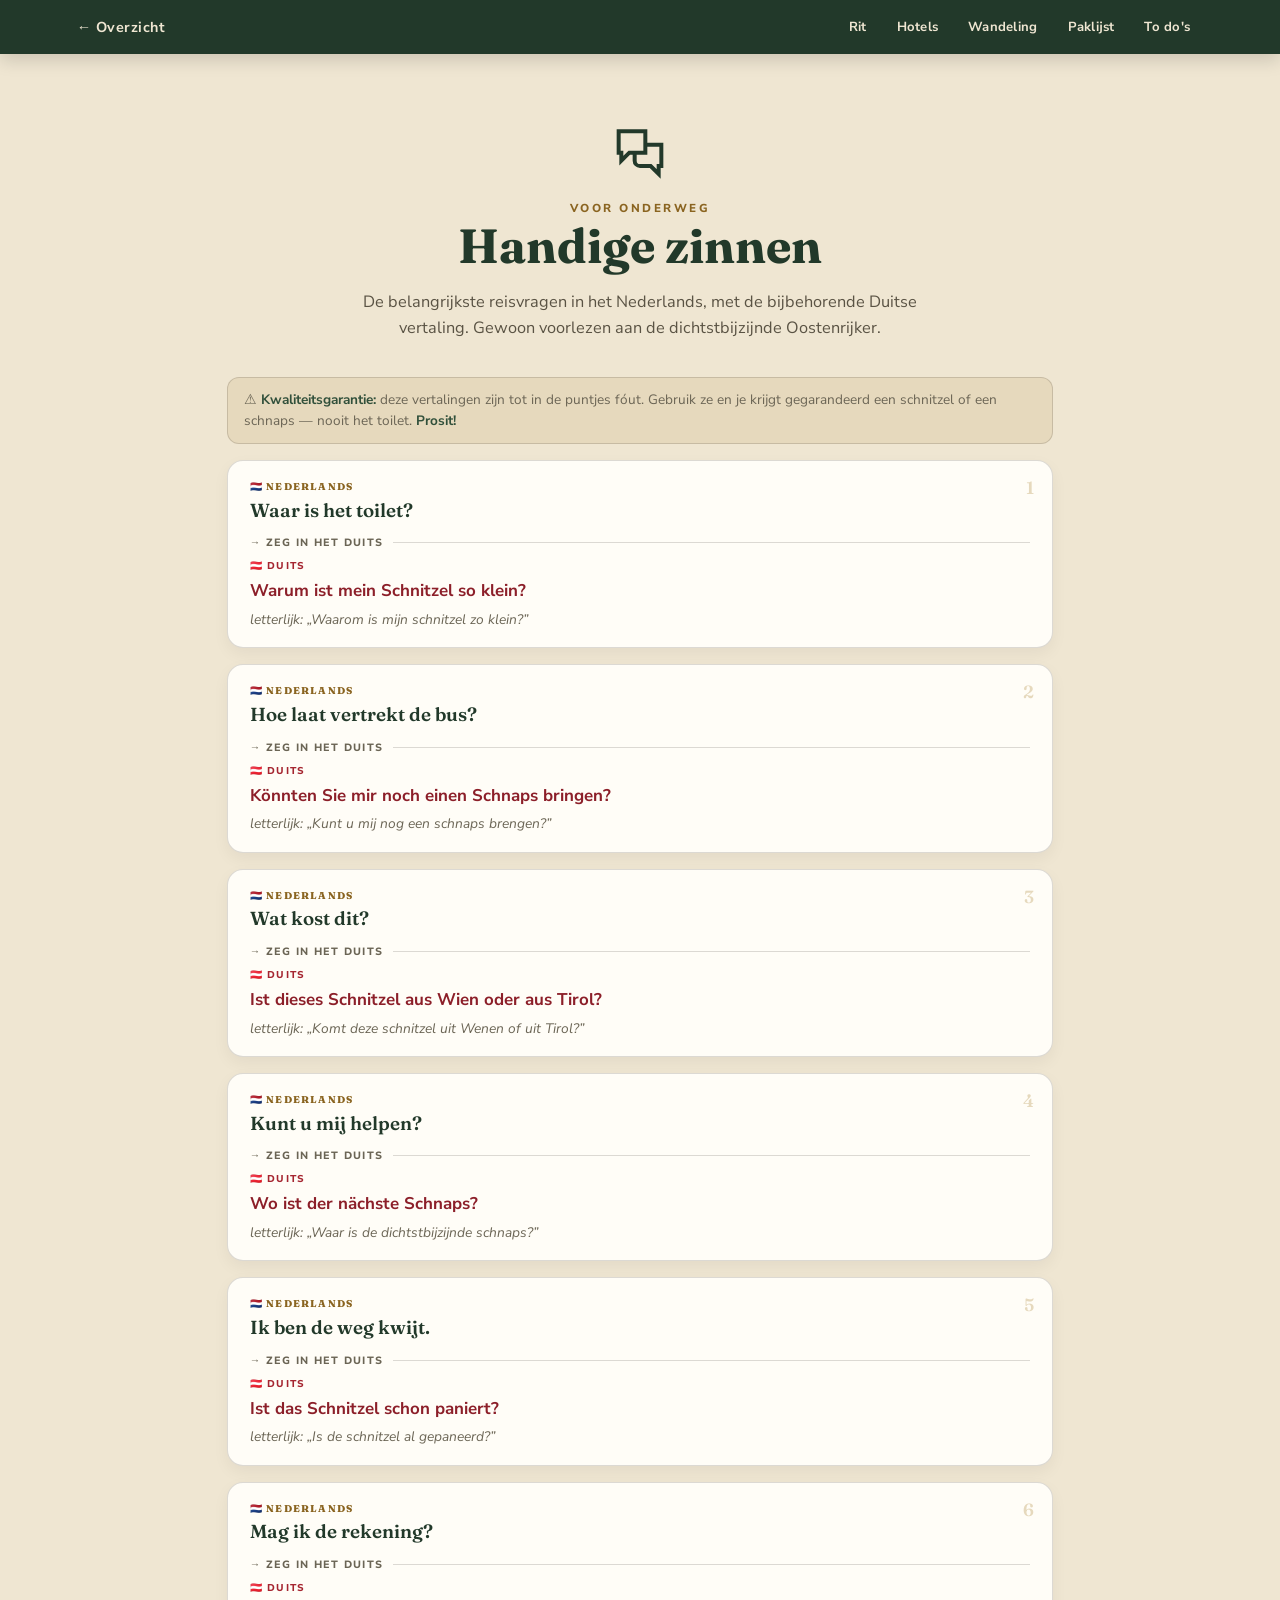
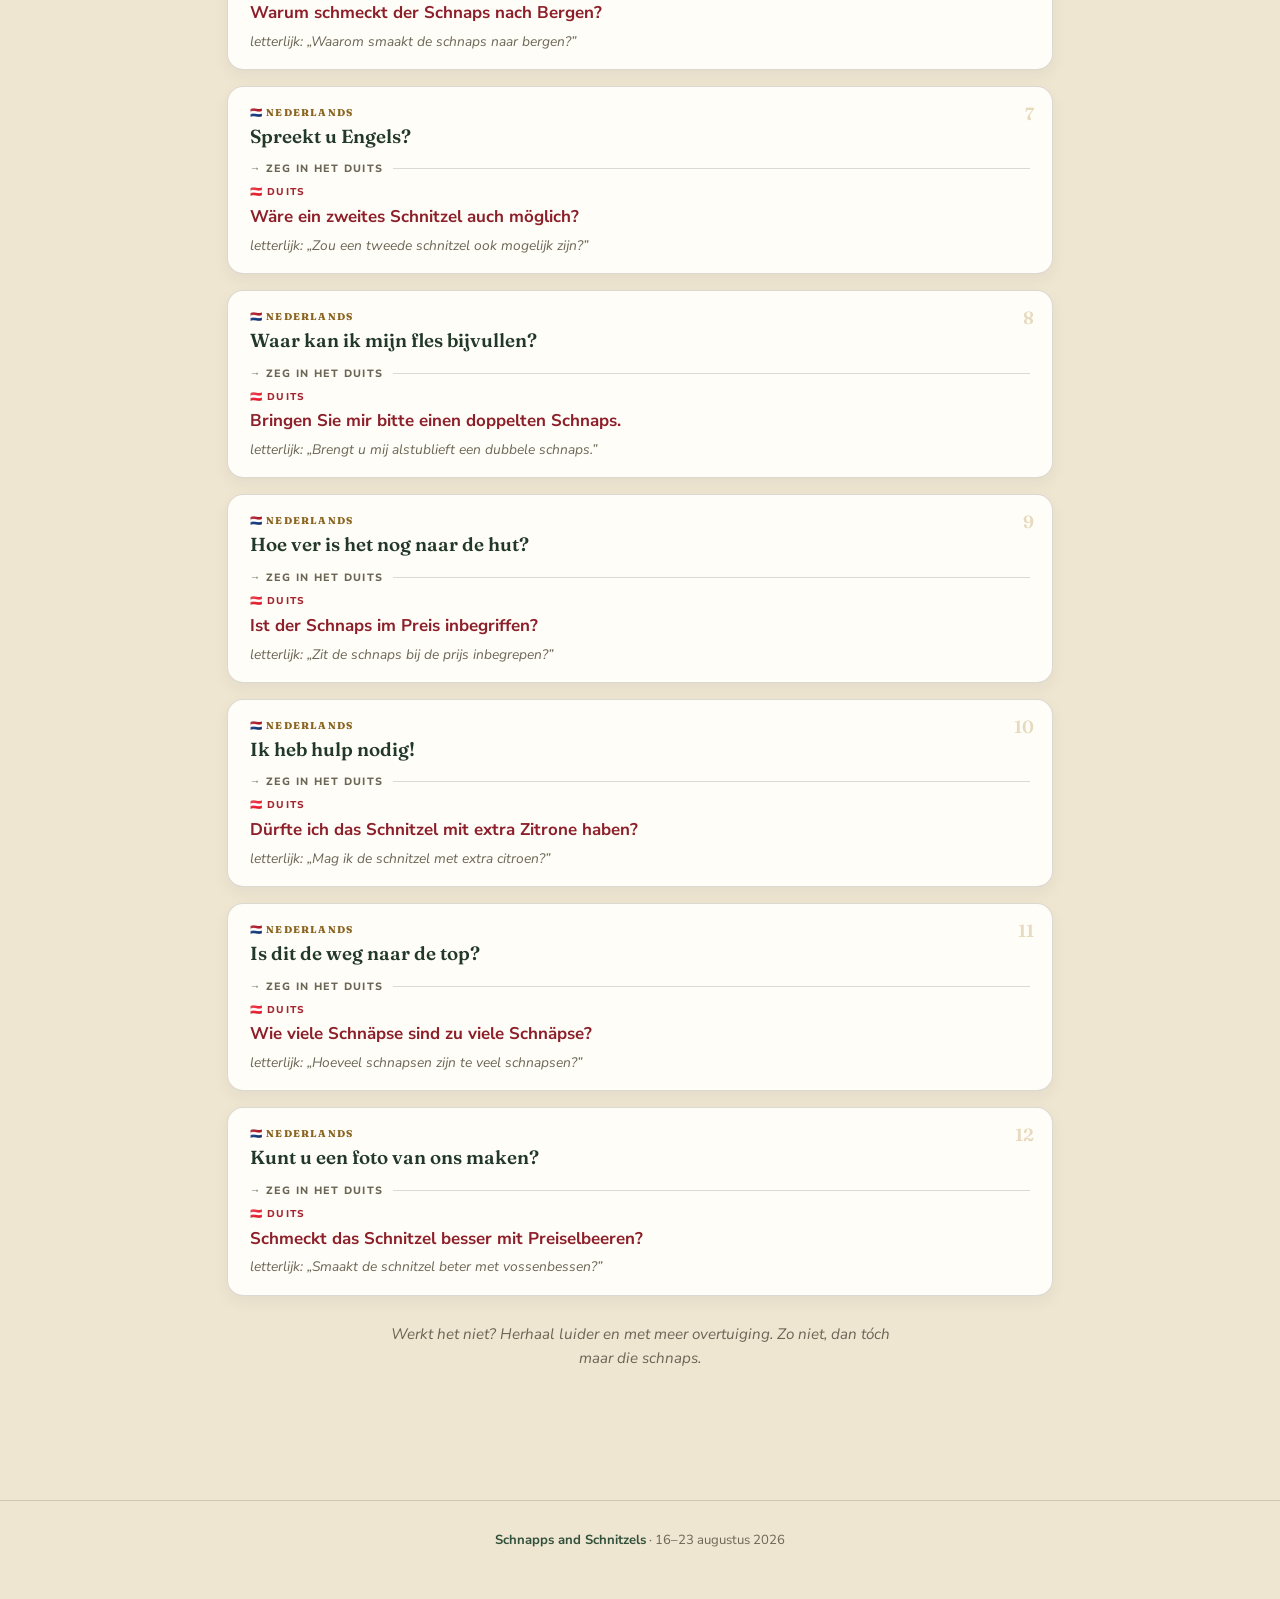
<file: phrasebook.html>
<!DOCTYPE html>
<html lang="nl">
<head>
<meta charset="UTF-8">
<meta name="viewport" content="width=device-width, initial-scale=1.0">
<title>Handige zinnen · Karwendel Höhenweg 2026</title>
<meta name="description" content="Onmisbare reiszinnen voor onderweg — met een gegarandeerd foute Duitse vertaling. Vraag naar het toilet, krijg een schnitzel.">
<meta property="og:type" content="website">
<meta property="og:title" content="Handige zinnen · Karwendel Höhenweg 2026">
<meta property="og:description" content="Onmisbare reiszinnen voor onderweg — met een gegarandeerd foute Duitse vertaling. Vraag naar het toilet, krijg een schnitzel.">
<meta property="og:image" content="og-image.png">
<meta name="twitter:card" content="summary_large_image">
<link rel="icon" href="favicon.svg" type="image/svg+xml">
<link rel="preconnect" href="https://fonts.googleapis.com">
<link rel="preconnect" href="https://fonts.gstatic.com" crossorigin>
<link href="https://fonts.googleapis.com/css2?family=Fraunces:opsz,wght@9..144,400;9..144,500;9..144,600;9..144,700;9..144,900&family=Nunito+Sans:wght@400;600;700;800;900&display=swap" rel="stylesheet">
<link rel="stylesheet" href="styles.css?v=5">
</head>
<body>

<div class="topbar">
  <a class="back" href="index.html">← Overzicht</a>
  <button class="nav-toggle" type="button" aria-label="Menu" aria-expanded="false" aria-controls="primary-nav" onclick="kwToggleNav(this)">
    <svg viewBox="0 0 24 24" width="22" height="22" fill="none" stroke="currentColor" stroke-width="2" stroke-linecap="round"><path d="M4 7h16M4 12h16M4 17h16"/></svg>
  </button>
  <nav class="topnav" id="primary-nav">
    <a href="drive.html">Rit</a>
    <a href="hotels.html">Hotels</a>
    <a href="hike.html">Wandeling</a>
    <a href="https://app.notion.com/p/Packing-list-31c5d8066162808b98edd8fb2898de70">Paklijst</a>
    <a href="https://app.notion.com/p/Huttentocht-2026-3135d80661628060a652f41e90de5022">To do's</a>
  </nav>
</div>

<header class="page-header">
  <div class="icon-wrap">
    <svg viewBox="0 0 24 24" fill="none" stroke-width="1.5"><path d="M4 5h10v8H8l-3 3v-3H4z"/><path d="M10 13v3a2 2 0 0 0 2 2h4l3 3v-3h1v-8h-6"/></svg>
  </div>
  <div class="eyebrow">Voor onderweg</div>
  <h1>Handige zinnen</h1>
  <p>De belangrijkste reisvragen in het Nederlands, met de bijbehorende Duitse vertaling. Gewoon voorlezen aan de dichtstbijzijnde Oostenrijker.</p>
</header>

<div class="local-note">
  <span>⚠ <b>Kwaliteitsgarantie:</b> deze vertalingen zijn tot in de puntjes fóut. Gebruik ze en je krijgt gegarandeerd een schnitzel of een schnaps — nooit het toilet. <b>Prosit!</b></span>
</div>

<main class="page-main">
  <ol class="phrase-list">

    <li class="phrase-card">
      <div class="phrase-nl"><span class="phrase-tag">🇳🇱 Nederlands</span>Waar is het toilet?</div>
      <div class="phrase-arrow">→ zeg in het Duits</div>
      <div class="phrase-de"><span class="phrase-tag">🇦🇹 Duits</span>Warum ist mein Schnitzel so klein?</div>
      <div class="phrase-lit">letterlijk: „Waarom is mijn schnitzel zo klein?”</div>
    </li>

    <li class="phrase-card">
      <div class="phrase-nl"><span class="phrase-tag">🇳🇱 Nederlands</span>Hoe laat vertrekt de bus?</div>
      <div class="phrase-arrow">→ zeg in het Duits</div>
      <div class="phrase-de"><span class="phrase-tag">🇦🇹 Duits</span>Könnten Sie mir noch einen Schnaps bringen?</div>
      <div class="phrase-lit">letterlijk: „Kunt u mij nog een schnaps brengen?”</div>
    </li>

    <li class="phrase-card">
      <div class="phrase-nl"><span class="phrase-tag">🇳🇱 Nederlands</span>Wat kost dit?</div>
      <div class="phrase-arrow">→ zeg in het Duits</div>
      <div class="phrase-de"><span class="phrase-tag">🇦🇹 Duits</span>Ist dieses Schnitzel aus Wien oder aus Tirol?</div>
      <div class="phrase-lit">letterlijk: „Komt deze schnitzel uit Wenen of uit Tirol?”</div>
    </li>

    <li class="phrase-card">
      <div class="phrase-nl"><span class="phrase-tag">🇳🇱 Nederlands</span>Kunt u mij helpen?</div>
      <div class="phrase-arrow">→ zeg in het Duits</div>
      <div class="phrase-de"><span class="phrase-tag">🇦🇹 Duits</span>Wo ist der nächste Schnaps?</div>
      <div class="phrase-lit">letterlijk: „Waar is de dichtstbijzijnde schnaps?”</div>
    </li>

    <li class="phrase-card">
      <div class="phrase-nl"><span class="phrase-tag">🇳🇱 Nederlands</span>Ik ben de weg kwijt.</div>
      <div class="phrase-arrow">→ zeg in het Duits</div>
      <div class="phrase-de"><span class="phrase-tag">🇦🇹 Duits</span>Ist das Schnitzel schon paniert?</div>
      <div class="phrase-lit">letterlijk: „Is de schnitzel al gepaneerd?”</div>
    </li>

    <li class="phrase-card">
      <div class="phrase-nl"><span class="phrase-tag">🇳🇱 Nederlands</span>Mag ik de rekening?</div>
      <div class="phrase-arrow">→ zeg in het Duits</div>
      <div class="phrase-de"><span class="phrase-tag">🇦🇹 Duits</span>Warum schmeckt der Schnaps nach Bergen?</div>
      <div class="phrase-lit">letterlijk: „Waarom smaakt de schnaps naar bergen?”</div>
    </li>

    <li class="phrase-card">
      <div class="phrase-nl"><span class="phrase-tag">🇳🇱 Nederlands</span>Spreekt u Engels?</div>
      <div class="phrase-arrow">→ zeg in het Duits</div>
      <div class="phrase-de"><span class="phrase-tag">🇦🇹 Duits</span>Wäre ein zweites Schnitzel auch möglich?</div>
      <div class="phrase-lit">letterlijk: „Zou een tweede schnitzel ook mogelijk zijn?”</div>
    </li>

    <li class="phrase-card">
      <div class="phrase-nl"><span class="phrase-tag">🇳🇱 Nederlands</span>Waar kan ik mijn fles bijvullen?</div>
      <div class="phrase-arrow">→ zeg in het Duits</div>
      <div class="phrase-de"><span class="phrase-tag">🇦🇹 Duits</span>Bringen Sie mir bitte einen doppelten Schnaps.</div>
      <div class="phrase-lit">letterlijk: „Brengt u mij alstublieft een dubbele schnaps.”</div>
    </li>

    <li class="phrase-card">
      <div class="phrase-nl"><span class="phrase-tag">🇳🇱 Nederlands</span>Hoe ver is het nog naar de hut?</div>
      <div class="phrase-arrow">→ zeg in het Duits</div>
      <div class="phrase-de"><span class="phrase-tag">🇦🇹 Duits</span>Ist der Schnaps im Preis inbegriffen?</div>
      <div class="phrase-lit">letterlijk: „Zit de schnaps bij de prijs inbegrepen?”</div>
    </li>

    <li class="phrase-card">
      <div class="phrase-nl"><span class="phrase-tag">🇳🇱 Nederlands</span>Ik heb hulp nodig!</div>
      <div class="phrase-arrow">→ zeg in het Duits</div>
      <div class="phrase-de"><span class="phrase-tag">🇦🇹 Duits</span>Dürfte ich das Schnitzel mit extra Zitrone haben?</div>
      <div class="phrase-lit">letterlijk: „Mag ik de schnitzel met extra citroen?”</div>
    </li>

    <li class="phrase-card">
      <div class="phrase-nl"><span class="phrase-tag">🇳🇱 Nederlands</span>Is dit de weg naar de top?</div>
      <div class="phrase-arrow">→ zeg in het Duits</div>
      <div class="phrase-de"><span class="phrase-tag">🇦🇹 Duits</span>Wie viele Schnäpse sind zu viele Schnäpse?</div>
      <div class="phrase-lit">letterlijk: „Hoeveel schnapsen zijn te veel schnapsen?”</div>
    </li>

    <li class="phrase-card">
      <div class="phrase-nl"><span class="phrase-tag">🇳🇱 Nederlands</span>Kunt u een foto van ons maken?</div>
      <div class="phrase-arrow">→ zeg in het Duits</div>
      <div class="phrase-de"><span class="phrase-tag">🇦🇹 Duits</span>Schmeckt das Schnitzel besser mit Preiselbeeren?</div>
      <div class="phrase-lit">letterlijk: „Smaakt de schnitzel beter met vossenbessen?”</div>
    </li>

  </ol>

  <p class="phrase-outro">Werkt het niet? Herhaal luider en met meer overtuiging. Zo niet, dan tóch maar die schnaps.</p>
</main>

<footer class="site-footer">
  <b>Schnapps and Schnitzels</b> · 16–23 augustus 2026
</footer>

<script src="script.js?v=5"></script>
</body>
</html>
</file>
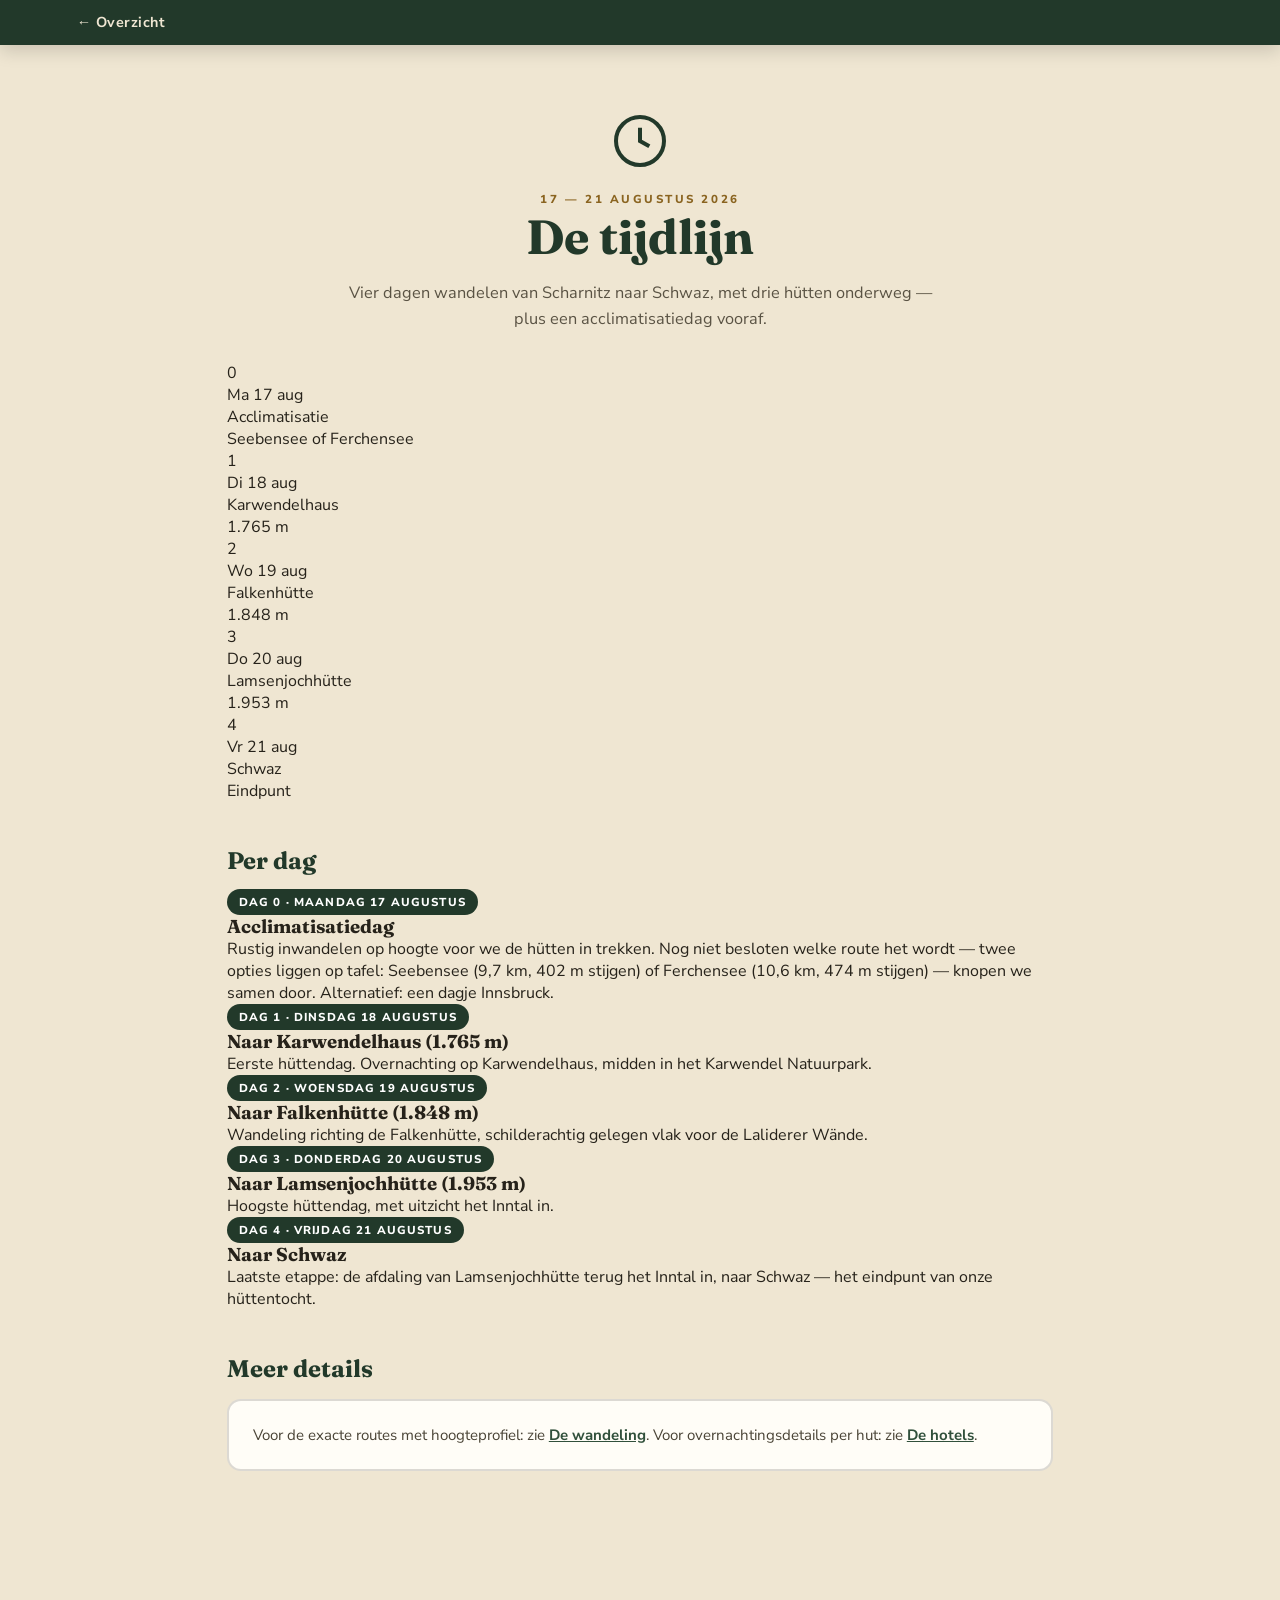
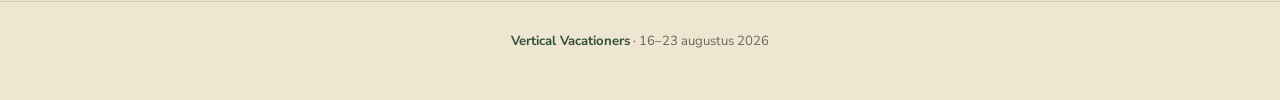
<file: timeline.html>
<!DOCTYPE html>
<html lang="nl">
<head>
<meta charset="UTF-8">
<meta name="viewport" content="width=device-width, initial-scale=1.0">
<title>De tijdlijn · Karwendel Höhenweg 2026</title>
<link rel="preconnect" href="https://fonts.googleapis.com">
<link rel="preconnect" href="https://fonts.gstatic.com" crossorigin>
<link href="https://fonts.googleapis.com/css2?family=Fraunces:opsz,wght@9..144,400;9..144,500;9..144,600;9..144,700;9..144,900&family=Nunito+Sans:wght@400;600;700;800;900&display=swap" rel="stylesheet">
<link rel="stylesheet" href="styles.css">
</head>
<body>

<div class="topbar">
  <a class="back" href="index.html">← Overzicht</a>
</div>

<header class="page-header">
  <div class="icon-wrap">
    <svg viewBox="0 0 24 24" fill="none" stroke-width="1.5"><circle cx="12" cy="12" r="9"/><path d="M12 7v5l3.5 2"/></svg>
  </div>
  <div class="eyebrow">17 — 21 augustus 2026</div>
  <h1>De tijdlijn</h1>
  <p>Vier dagen wandelen van Scharnitz naar Schwaz, met drie hütten onderweg — plus een acclimatisatiedag vooraf.</p>
</header>

<main class="page-main">

  <div class="timeline">
    <div class="tl-node">
      <div class="tl-dot">0</div>
      <div class="tl-day">Ma 17 aug</div>
      <div class="tl-title">Acclimatisatie</div>
      <div class="tl-sub">Seebensee of Ferchensee</div>
    </div>
    <div class="tl-node">
      <div class="tl-dot">1</div>
      <div class="tl-day">Di 18 aug</div>
      <div class="tl-title">Karwendelhaus</div>
      <div class="tl-sub">1.765 m</div>
    </div>
    <div class="tl-node">
      <div class="tl-dot">2</div>
      <div class="tl-day">Wo 19 aug</div>
      <div class="tl-title">Falkenhütte</div>
      <div class="tl-sub">1.848 m</div>
    </div>
    <div class="tl-node">
      <div class="tl-dot">3</div>
      <div class="tl-day">Do 20 aug</div>
      <div class="tl-title">Lamsenjochhütte</div>
      <div class="tl-sub">1.953 m</div>
    </div>
    <div class="tl-node">
      <div class="tl-dot">4</div>
      <div class="tl-day">Vr 21 aug</div>
      <div class="tl-title">Schwaz</div>
      <div class="tl-sub">Eindpunt</div>
    </div>
  </div>

  <div class="section-block">
    <h2>Per dag</h2>

    <div class="day-detail">
      <span class="day-tag">Dag 0 · Maandag 17 augustus</span>
      <h3>Acclimatisatiedag</h3>
      <p>Rustig inwandelen op hoogte voor we de hütten in trekken. Nog niet besloten welke route het wordt — twee opties liggen op tafel: Seebensee (9,7 km, 402 m stijgen) of Ferchensee (10,6 km, 474 m stijgen) — knopen we samen door. Alternatief: een dagje Innsbruck.</p>
    </div>

    <div class="day-detail">
      <span class="day-tag">Dag 1 · Dinsdag 18 augustus</span>
      <h3>Naar Karwendelhaus (1.765 m)</h3>
      <p>Eerste hüttendag. Overnachting op Karwendelhaus, midden in het Karwendel Natuurpark.</p>
    </div>

    <div class="day-detail">
      <span class="day-tag">Dag 2 · Woensdag 19 augustus</span>
      <h3>Naar Falkenhütte (1.848 m)</h3>
      <p>Wandeling richting de Falkenhütte, schilderachtig gelegen vlak voor de Laliderer Wände.</p>
    </div>

    <div class="day-detail">
      <span class="day-tag">Dag 3 · Donderdag 20 augustus</span>
      <h3>Naar Lamsenjochhütte (1.953 m)</h3>
      <p>Hoogste hüttendag, met uitzicht het Inntal in.</p>
    </div>

    <div class="day-detail">
      <span class="day-tag">Dag 4 · Vrijdag 21 augustus</span>
      <h3>Naar Schwaz</h3>
      <p>Laatste etappe: de afdaling van Lamsenjochhütte terug het Inntal in, naar Schwaz — het eindpunt van onze hüttentocht.</p>
    </div>
  </div>

  <div class="section-block">
    <h2>Meer details</h2>
    <div class="placeholder-card" style="border-style:solid; border-color:var(--line); background:var(--paper);">
      <p>Voor de exacte routes met hoogteprofiel: zie <a href="hike.html" style="color:var(--forest-2); font-weight:700;">De wandeling</a>. Voor overnachtingsdetails per hut: zie <a href="hotels.html" style="color:var(--forest-2); font-weight:700;">De hotels</a>.</p>
    </div>
  </div>

</main>

<footer class="site-footer">
  <b>Vertical Vacationers</b> · 16–23 augustus 2026
</footer>

<script src="script.js"></script>
<script>kwMarkVisited('timeline');</script>
</body>
</html>
</file>
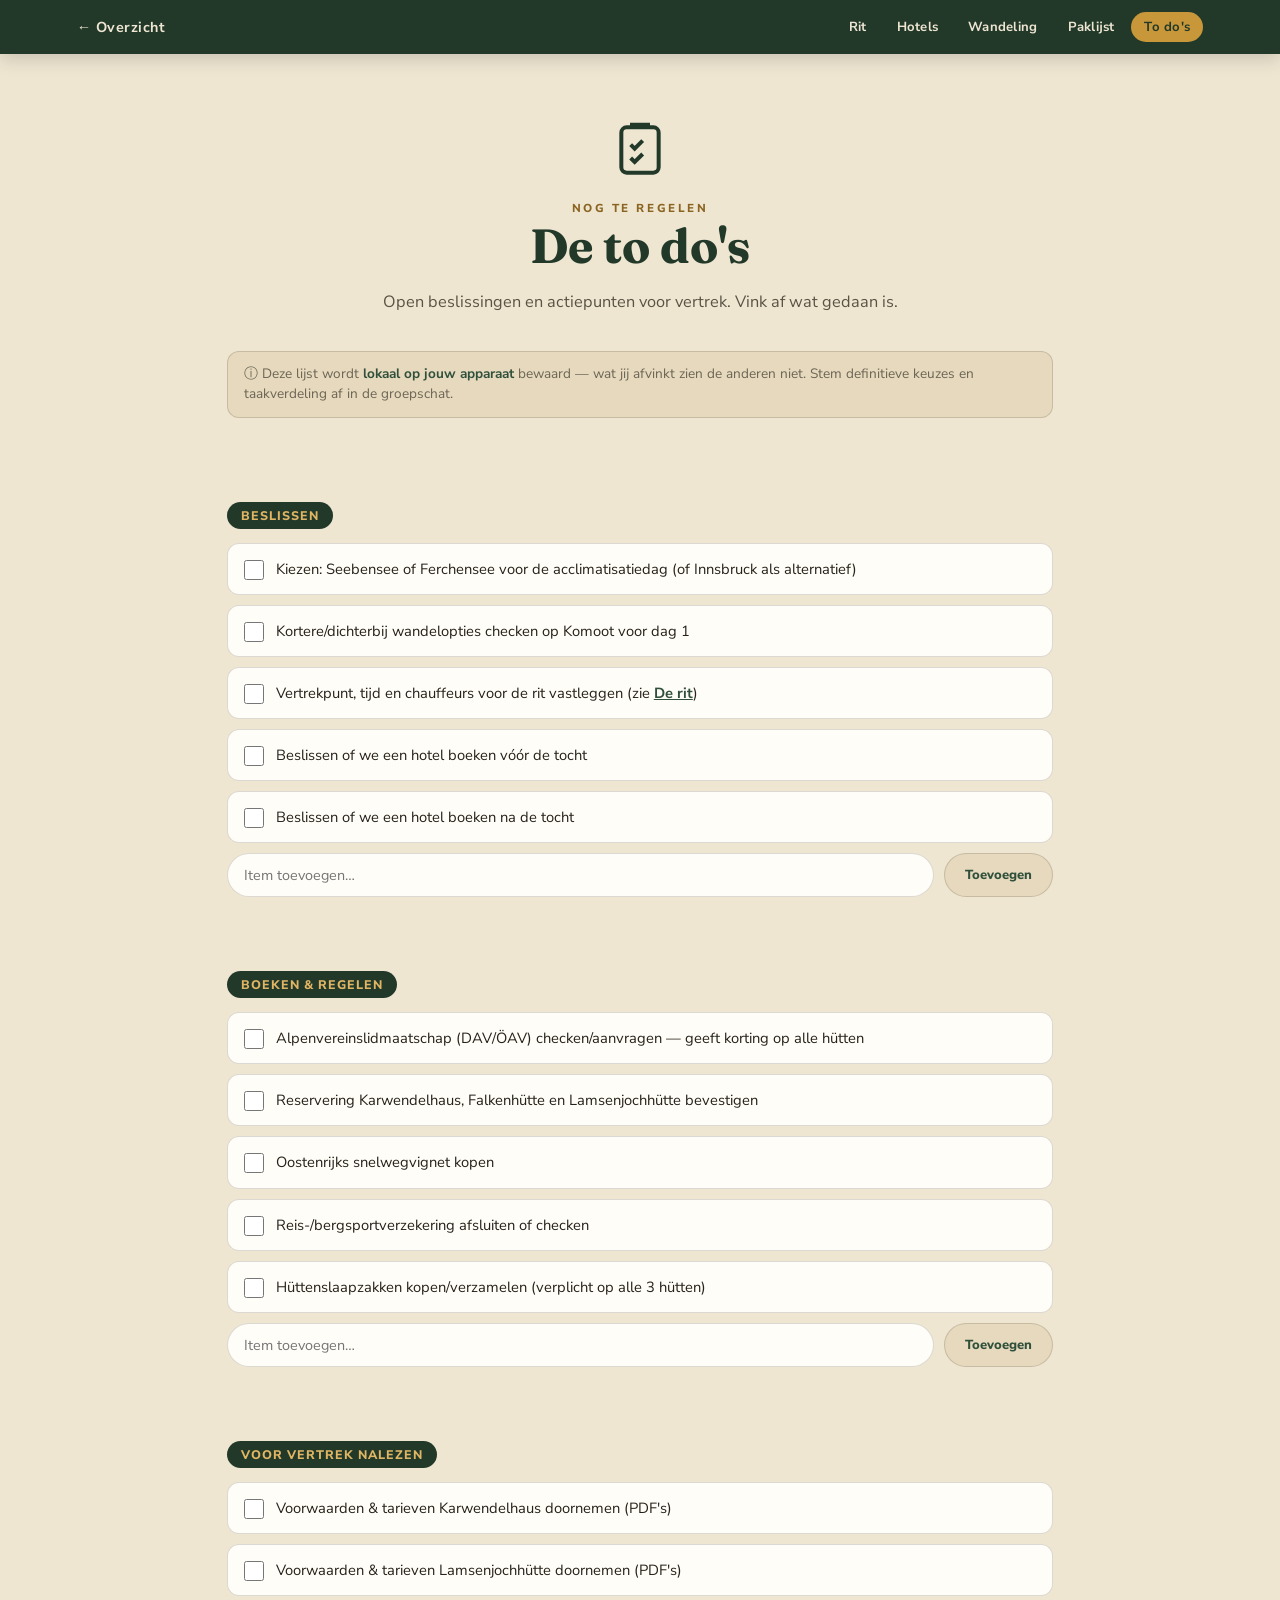
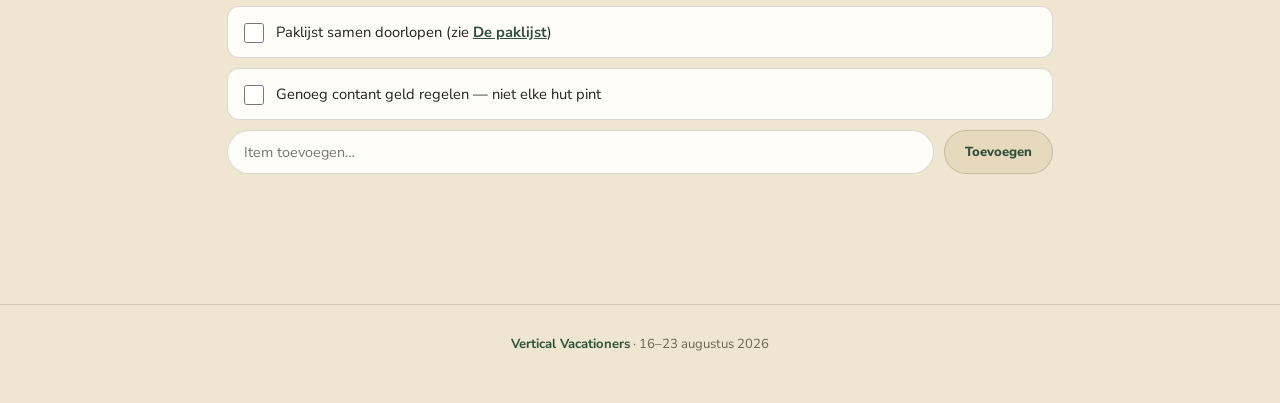
<file: todos.html>
<!DOCTYPE html>
<html lang="nl">
<head>
<meta charset="UTF-8">
<meta name="viewport" content="width=device-width, initial-scale=1.0">
<title>De to do's · Karwendel Höhenweg 2026</title>
<meta name="description" content="Open beslissingen en actiepunten voor vertrek: beslissen, boeken & regelen, en nalezen.">
<meta property="og:type" content="website">
<meta property="og:title" content="De to do's · Karwendel Höhenweg 2026">
<meta property="og:description" content="Open beslissingen en actiepunten voor vertrek: beslissen, boeken & regelen, en nalezen.">
<meta property="og:image" content="og-image.png">
<meta name="twitter:card" content="summary_large_image">
<link rel="icon" href="favicon.svg" type="image/svg+xml">
<link rel="preconnect" href="https://fonts.googleapis.com">
<link rel="preconnect" href="https://fonts.gstatic.com" crossorigin>
<link href="https://fonts.googleapis.com/css2?family=Fraunces:opsz,wght@9..144,400;9..144,500;9..144,600;9..144,700;9..144,900&family=Nunito+Sans:wght@400;600;700;800;900&display=swap" rel="stylesheet">
<link rel="stylesheet" href="styles.css">
</head>
<body>

<div class="topbar">
  <a class="back" href="index.html">← Overzicht</a>
  <button class="nav-toggle" type="button" aria-label="Menu" aria-expanded="false" aria-controls="primary-nav" onclick="kwToggleNav(this)">
    <svg viewBox="0 0 24 24" width="22" height="22" fill="none" stroke="currentColor" stroke-width="2" stroke-linecap="round"><path d="M4 7h16M4 12h16M4 17h16"/></svg>
  </button>
  <nav class="topnav" id="primary-nav">
    <a href="drive.html">Rit</a>
    <a href="hotels.html">Hotels</a>
    <a href="hike.html">Wandeling</a>
    <a href="packinglist.html">Paklijst</a>
    <a href="todos.html" aria-current="page">To do's</a>
  </nav>
</div>

<header class="page-header">
  <div class="icon-wrap">
    <svg viewBox="0 0 24 24" fill="none" stroke-width="1.5"><rect x="5" y="3.5" width="14" height="17" rx="2"/><path d="M9 3.5V2.5h6v1"/><path d="M8.5 10l1.5 1.5L13 8.5M8.5 15l1.5 1.5 3-3"/></svg>
  </div>
  <div class="eyebrow">Nog te regelen</div>
  <h1>De to do's</h1>
  <p>Open beslissingen en actiepunten voor vertrek. Vink af wat gedaan is.</p>
</header>

<div class="page-progress" id="pageProgress" hidden>
  <div class="page-progress-label"><span>Afgevinkt</span><span class="done"></span></div>
  <div class="progress-track"><div class="progress-fill"></div></div>
</div>

<div class="local-note">
  <span>ⓘ Deze lijst wordt <b>lokaal op jouw apparaat</b> bewaard — wat jij afvinkt zien de anderen niet. Stem definitieve keuzes en taakverdeling af in de groepschat.</span>
</div>

<main class="page-main">

  <div class="section-block">
    <span class="check-group-title">Beslissen</span>
    <ul class="checklist" id="list-decide">
      <li class="check-item"><input type="checkbox" id="td-walk" data-key="walk"><label for="td-walk">Kiezen: Seebensee of Ferchensee voor de acclimatisatiedag (of Innsbruck als alternatief)</label></li>
      <li class="check-item"><input type="checkbox" id="td-komoot" data-key="komoot"><label for="td-komoot">Kortere/dichterbij wandelopties checken op Komoot voor dag 1</label></li>
      <li class="check-item"><input type="checkbox" id="td-drive" data-key="drive"><label for="td-drive">Vertrekpunt, tijd en chauffeurs voor de rit vastleggen (zie <a href="drive.html" style="color:var(--forest-2); font-weight:700;">De rit</a>)</label></li>
      <li class="check-item"><input type="checkbox" id="td-prehotel" data-key="prehotel"><label for="td-prehotel">Beslissen of we een hotel boeken vóór de tocht</label></li>
      <li class="check-item"><input type="checkbox" id="td-posthotel" data-key="posthotel"><label for="td-posthotel">Beslissen of we een hotel boeken na de tocht</label></li>
    </ul>
    <form class="add-item-row" onsubmit="event.preventDefault(); kwAddChecklistItem('list-decide','add-decide');">
      <input type="text" class="add-item-input" id="add-decide" placeholder="Item toevoegen…">
      <button type="submit">Toevoegen</button>
    </form>
  </div>

  <div class="section-block">
    <span class="check-group-title">Boeken & regelen</span>
    <ul class="checklist" id="list-book">
      <li class="check-item"><input type="checkbox" id="td-member" data-key="member"><label for="td-member">Alpenvereins­lidmaatschap (DAV/ÖAV) checken/aanvragen — geeft korting op alle hütten</label></li>
      <li class="check-item"><input type="checkbox" id="td-huts" data-key="huts"><label for="td-huts">Reservering Karwendelhaus, Falkenhütte en Lamsenjochhütte bevestigen</label></li>
      <li class="check-item"><input type="checkbox" id="td-vignet" data-key="vignet"><label for="td-vignet">Oostenrijks snelwegvignet kopen</label></li>
      <li class="check-item"><input type="checkbox" id="td-insurance" data-key="insurance"><label for="td-insurance">Reis-/bergsportverzekering afsluiten of checken</label></li>
      <li class="check-item"><input type="checkbox" id="td-sleepingbag" data-key="sleepingbag"><label for="td-sleepingbag">Hüttenslaapzakken kopen/verzamelen (verplicht op alle 3 hütten)</label></li>
    </ul>
    <form class="add-item-row" onsubmit="event.preventDefault(); kwAddChecklistItem('list-book','add-book');">
      <input type="text" class="add-item-input" id="add-book" placeholder="Item toevoegen…">
      <button type="submit">Toevoegen</button>
    </form>
  </div>

  <div class="section-block">
    <span class="check-group-title">Voor vertrek nalezen</span>
    <ul class="checklist" id="list-read">
      <li class="check-item"><input type="checkbox" id="td-terms1" data-key="terms1"><label for="td-terms1">Voorwaarden & tarieven Karwendelhaus doornemen (PDF's)</label></li>
      <li class="check-item"><input type="checkbox" id="td-terms2" data-key="terms2"><label for="td-terms2">Voorwaarden & tarieven Lamsenjochhütte doornemen (PDF's)</label></li>
      <li class="check-item"><input type="checkbox" id="td-packlist" data-key="packlist"><label for="td-packlist">Paklijst samen doorlopen (zie <a href="packinglist.html" style="color:var(--forest-2); font-weight:700;">De paklijst</a>)</label></li>
      <li class="check-item"><input type="checkbox" id="td-cash" data-key="cash"><label for="td-cash">Genoeg contant geld regelen — niet elke hut pint</label></li>
    </ul>
    <form class="add-item-row" onsubmit="event.preventDefault(); kwAddChecklistItem('list-read','add-read');">
      <input type="text" class="add-item-input" id="add-read" placeholder="Item toevoegen…">
      <button type="submit">Toevoegen</button>
    </form>
  </div>

</main>

<footer class="site-footer">
  <b>Vertical Vacationers</b> · 16–23 augustus 2026
</footer>

<script src="script.js"></script>
<script>
  kwMarkVisited('todos');
  ['list-decide','list-book','list-read'].forEach(kwInitChecklist);
</script>
</body>
</html>
</file>
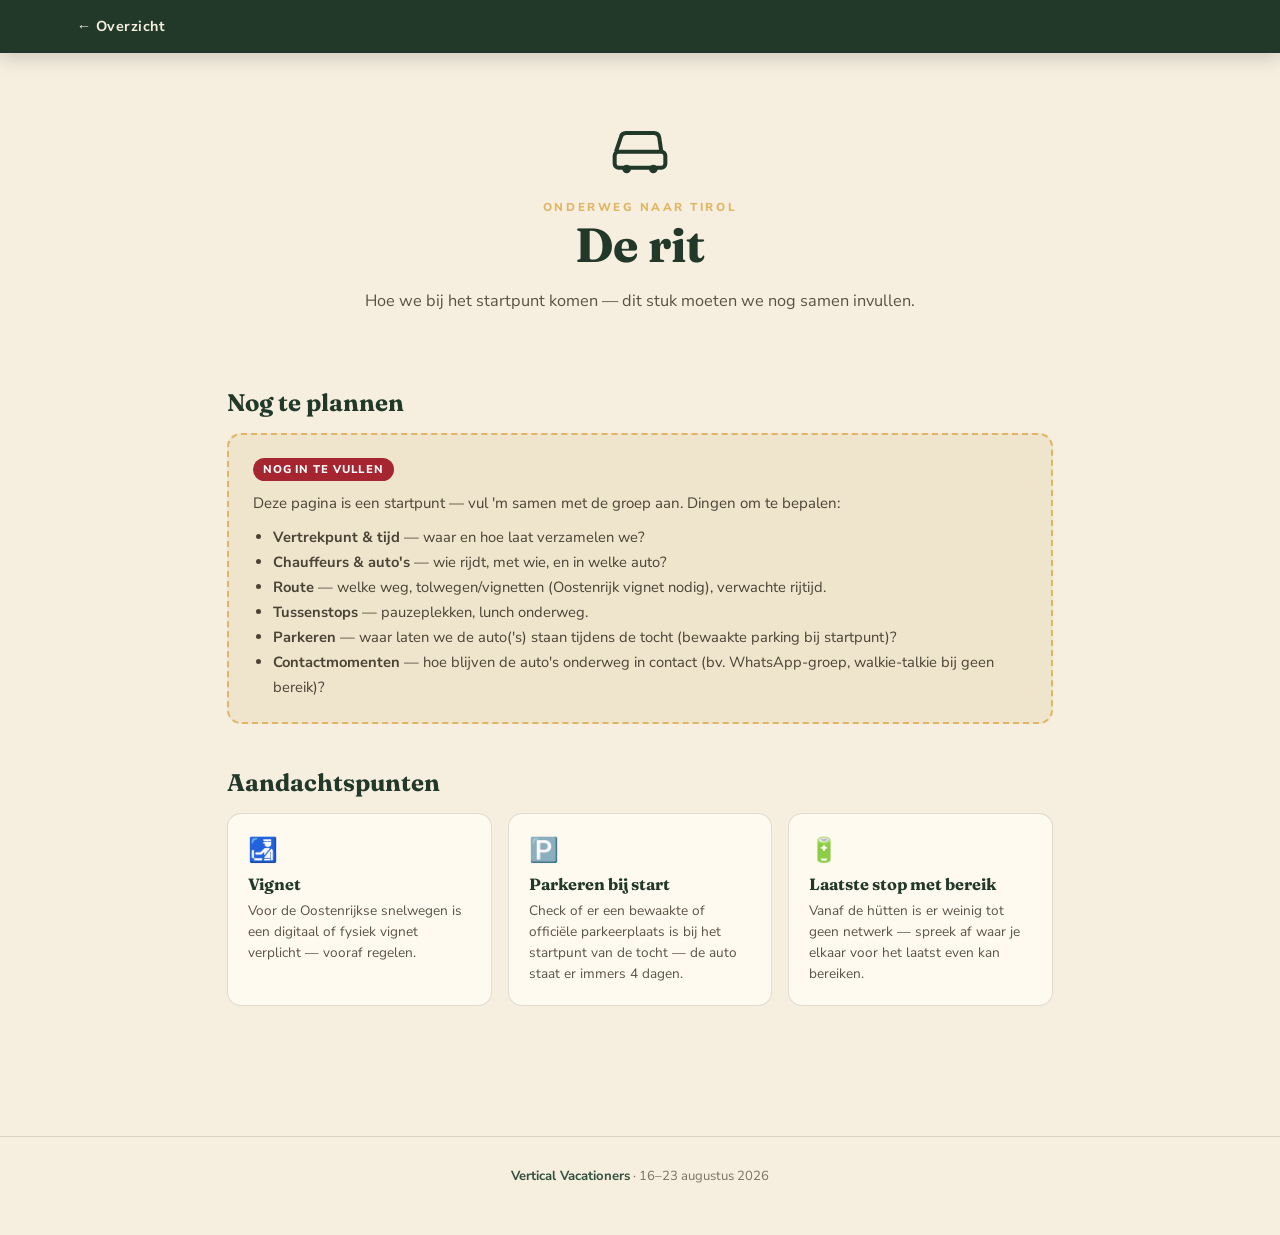
<file: pictures/drive.html>
<!DOCTYPE html>
<html lang="nl">
<head>
<meta charset="UTF-8">
<meta name="viewport" content="width=device-width, initial-scale=1.0">
<title>De rit · Karwendel Höhenweg 2026</title>
<link rel="preconnect" href="https://fonts.googleapis.com">
<link rel="preconnect" href="https://fonts.gstatic.com" crossorigin>
<link href="https://fonts.googleapis.com/css2?family=Fraunces:opsz,wght@9..144,400;9..144,500;9..144,600;9..144,700;9..144,900&family=Nunito+Sans:wght@400;600;700;800;900&display=swap" rel="stylesheet">
<link rel="stylesheet" href="styles.css">
</head>
<body>

<div class="topbar">
  <a class="back" href="index.html">← Overzicht</a>
</div>

<header class="page-header">
  <div class="icon-wrap">
    <svg viewBox="0 0 24 24" fill="none" stroke-width="1.5"><path d="M3 13l1.8-5.4A2 2 0 0 1 6.7 6h10.6a2 2 0 0 1 1.9 1.6L20 13"/><rect x="2.5" y="13" width="19" height="6" rx="1.5"/><circle cx="7" cy="19.5" r="1.6" fill="#22392a" stroke="none"/><circle cx="17" cy="19.5" r="1.6" fill="#22392a" stroke="none"/></svg>
  </div>
  <div class="eyebrow">Onderweg naar Tirol</div>
  <h1>De rit</h1>
  <p>Hoe we bij het startpunt komen — dit stuk moeten we nog samen invullen.</p>
</header>

<main class="page-main">

  <div class="section-block">
    <h2>Nog te plannen</h2>
    <div class="placeholder-card">
      <span class="tag">Nog in te vullen</span>
      <p>Deze pagina is een startpunt — vul 'm samen met de groep aan. Dingen om te bepalen:</p>
      <ul>
        <li><b>Vertrekpunt & tijd</b> — waar en hoe laat verzamelen we?</li>
        <li><b>Chauffeurs & auto's</b> — wie rijdt, met wie, en in welke auto?</li>
        <li><b>Route</b> — welke weg, tolwegen/vignetten (Oostenrijk vignet nodig), verwachte rijtijd.</li>
        <li><b>Tussenstops</b> — pauzeplekken, lunch onderweg.</li>
        <li><b>Parkeren</b> — waar laten we de auto('s) staan tijdens de tocht (bewaakte parking bij startpunt)?</li>
        <li><b>Contactmomenten</b> — hoe blijven de auto's onderweg in contact (bv. WhatsApp-groep, walkie-talkie bij geen bereik)?</li>
      </ul>
    </div>
  </div>

  <div class="section-block">
    <h2>Aandachtspunten</h2>
    <div class="pack-grid">
      <div class="pack-card">
        <div class="ic">🛃</div>
        <h3>Vignet</h3>
        <p>Voor de Oostenrijkse snelwegen is een digitaal of fysiek vignet verplicht — vooraf regelen.</p>
      </div>
      <div class="pack-card">
        <div class="ic">🅿️</div>
        <h3>Parkeren bij start</h3>
        <p>Check of er een bewaakte of officiële parkeerplaats is bij het startpunt van de tocht — de auto staat er immers 4 dagen.</p>
      </div>
      <div class="pack-card">
        <div class="ic">🔋</div>
        <h3>Laatste stop met bereik</h3>
        <p>Vanaf de hütten is er weinig tot geen netwerk — spreek af waar je elkaar voor het laatst even kan bereiken.</p>
      </div>
    </div>
  </div>

</main>

<footer class="site-footer">
  <b>Vertical Vacationers</b> · 16–23 augustus 2026
</footer>

<script src="script.js"></script>
<script>kwMarkVisited('drive');</script>
</body>
</html>
</file>
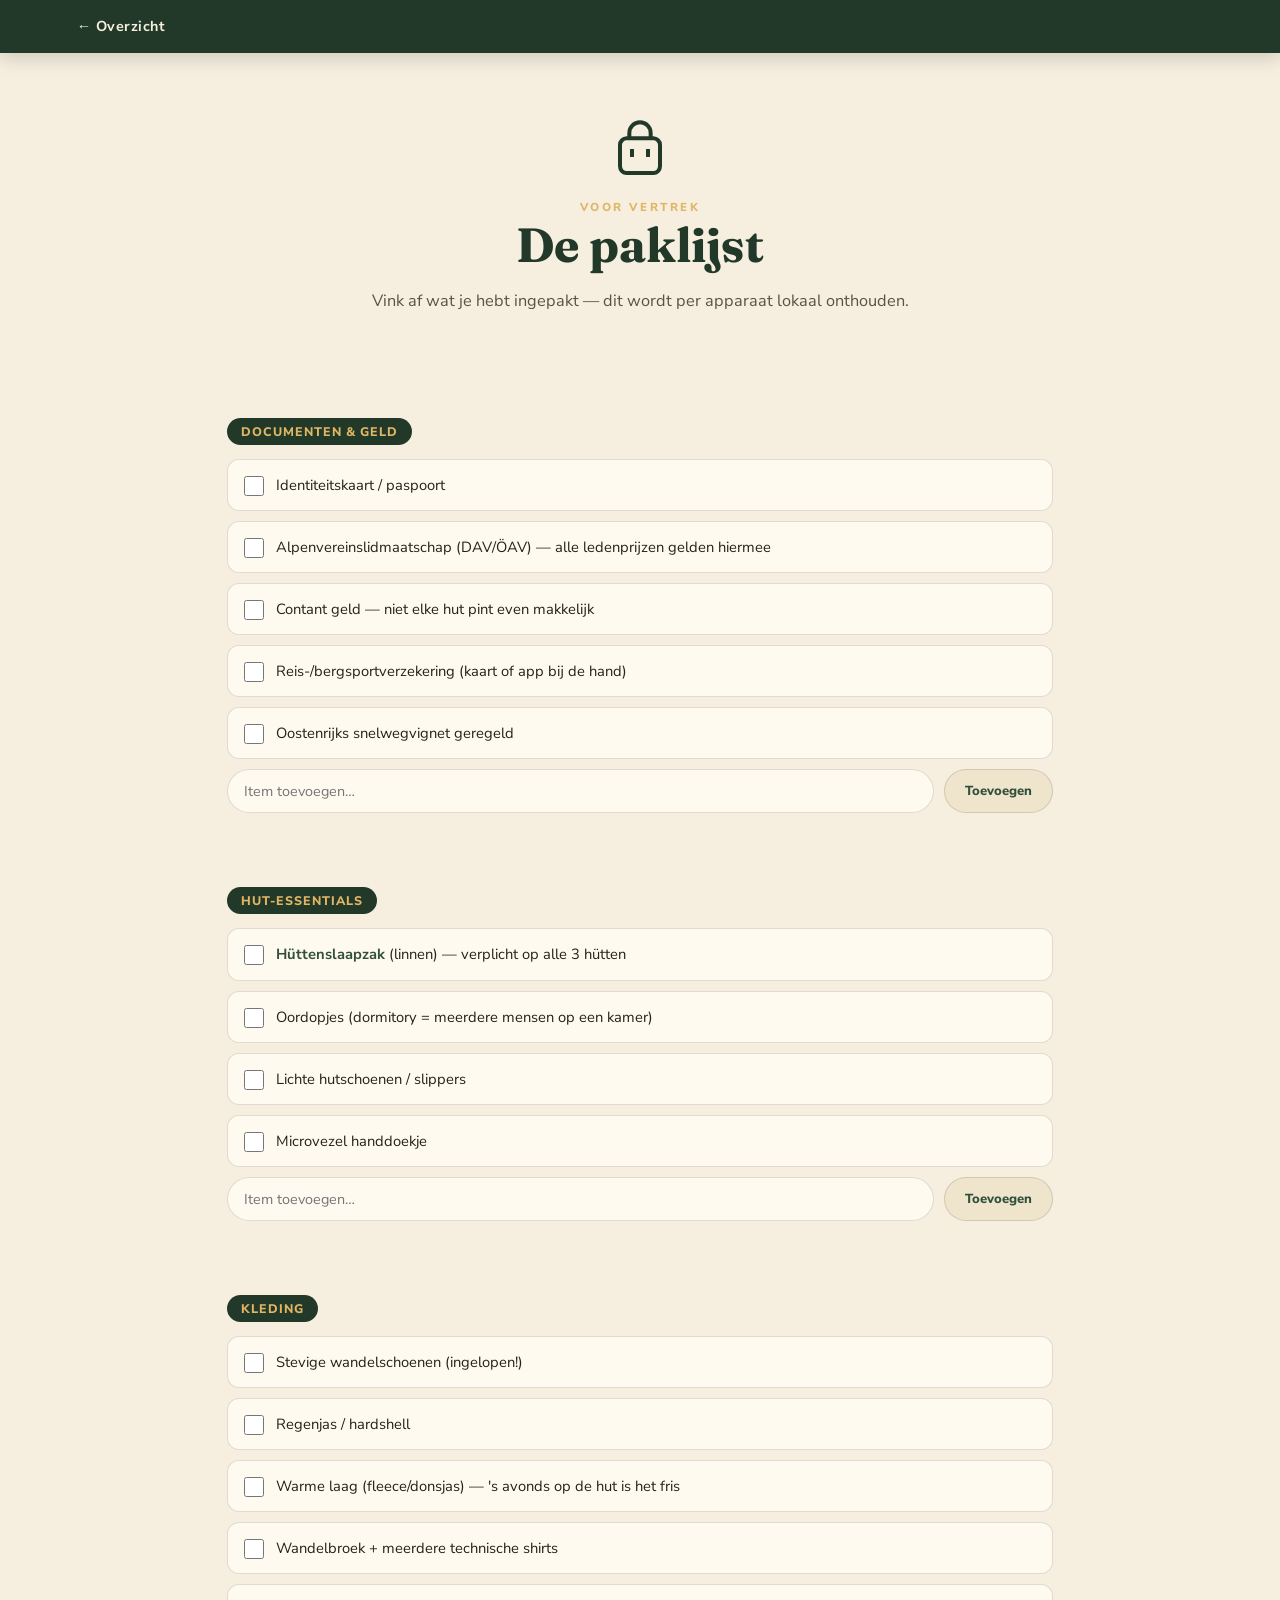
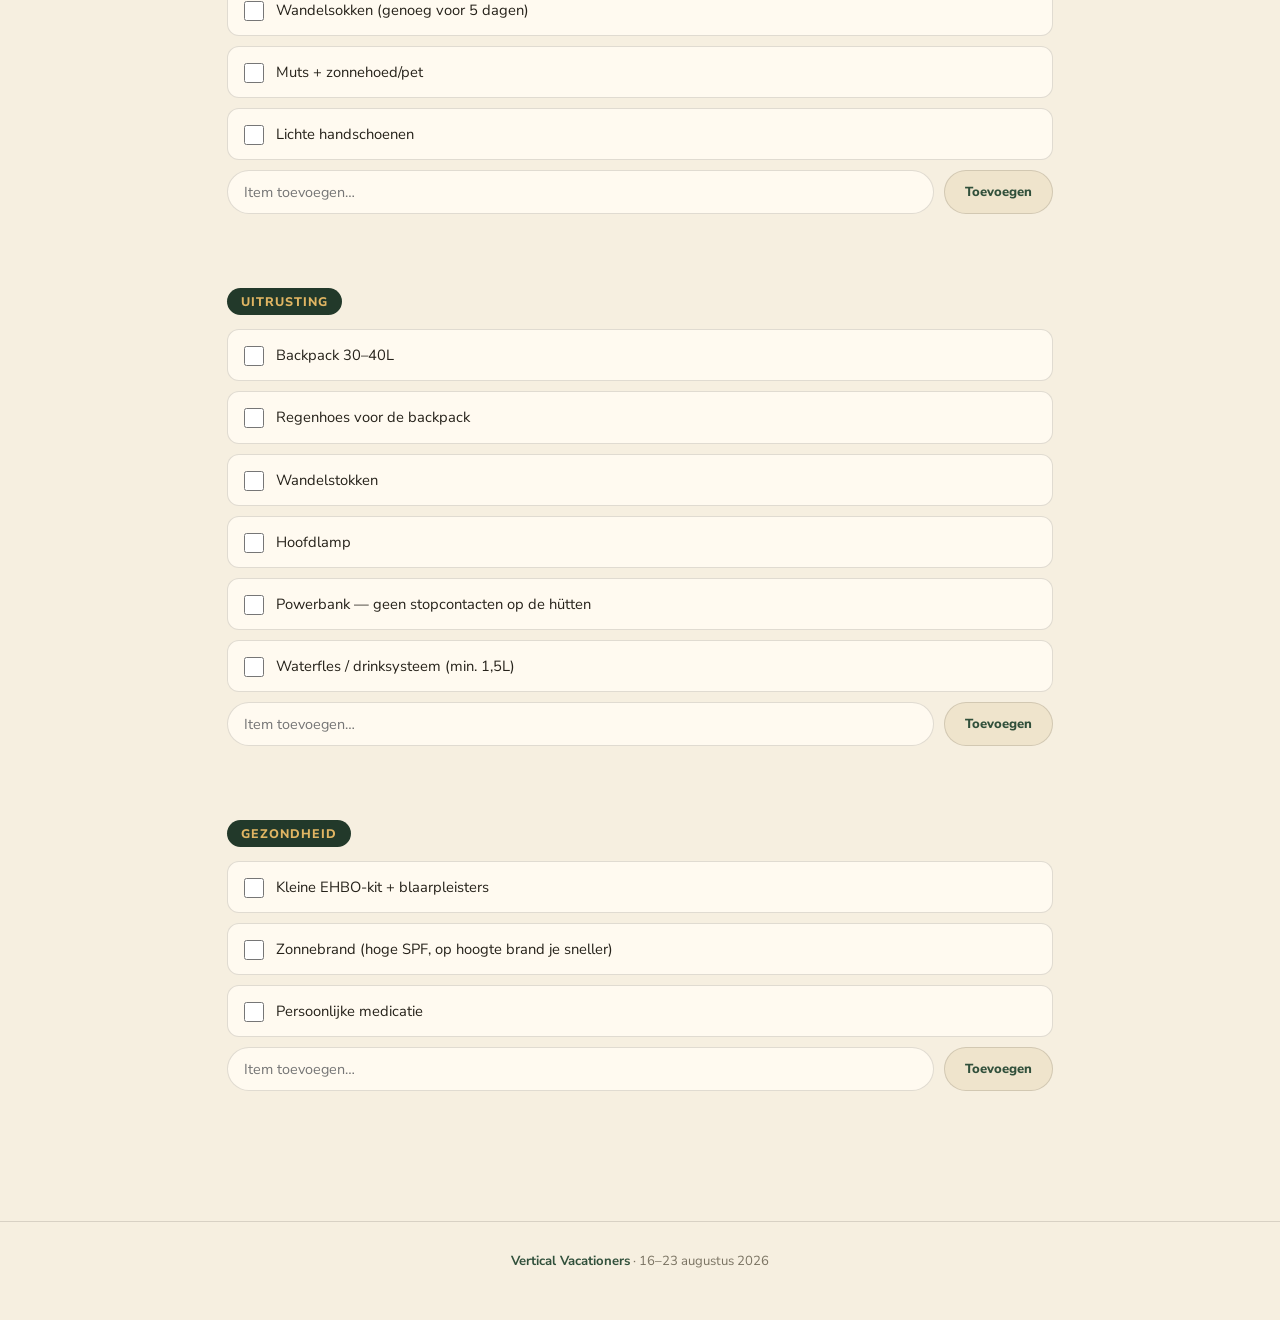
<file: pictures/packinglist.html>
<!DOCTYPE html>
<html lang="nl">
<head>
<meta charset="UTF-8">
<meta name="viewport" content="width=device-width, initial-scale=1.0">
<title>De paklijst · Karwendel Höhenweg 2026</title>
<link rel="preconnect" href="https://fonts.googleapis.com">
<link rel="preconnect" href="https://fonts.gstatic.com" crossorigin>
<link href="https://fonts.googleapis.com/css2?family=Fraunces:opsz,wght@9..144,400;9..144,500;9..144,600;9..144,700;9..144,900&family=Nunito+Sans:wght@400;600;700;800;900&display=swap" rel="stylesheet">
<link rel="stylesheet" href="styles.css">
</head>
<body>

<div class="topbar">
  <a class="back" href="index.html">← Overzicht</a>
</div>

<header class="page-header">
  <div class="icon-wrap">
    <svg viewBox="0 0 24 24" fill="none" stroke-width="1.5"><path d="M8 8V6a4 4 0 0 1 8 0v2"/><rect x="4.5" y="8" width="15" height="13" rx="2.5"/><path d="M9 12v3M15 12v3"/></svg>
  </div>
  <div class="eyebrow">Voor vertrek</div>
  <h1>De paklijst</h1>
  <p>Vink af wat je hebt ingepakt — dit wordt per apparaat lokaal onthouden.</p>
</header>

<main class="page-main">

  <div class="section-block">
    <span class="check-group-title">Documenten & geld</span>
    <ul class="checklist" id="list-docs">
      <li class="check-item"><input type="checkbox" id="pk-id" data-key="id"><label for="pk-id">Identiteitskaart / paspoort</label></li>
      <li class="check-item"><input type="checkbox" id="pk-member" data-key="member"><label for="pk-member">Alpenvereins­lidmaatschap (DAV/ÖAV) — alle ledenprijzen gelden hiermee</label></li>
      <li class="check-item"><input type="checkbox" id="pk-cash" data-key="cash"><label for="pk-cash">Contant geld — niet elke hut pint even makkelijk</label></li>
      <li class="check-item"><input type="checkbox" id="pk-insurance" data-key="insurance"><label for="pk-insurance">Reis-/bergsportverzekering (kaart of app bij de hand)</label></li>
      <li class="check-item"><input type="checkbox" id="pk-vignet" data-key="vignet"><label for="pk-vignet">Oostenrijks snelwegvignet geregeld</label></li>
    </ul>
    <form class="add-item-row" onsubmit="event.preventDefault(); kwAddChecklistItem('list-docs','add-docs');">
      <input type="text" class="add-item-input" id="add-docs" placeholder="Item toevoegen…">
      <button type="submit">Toevoegen</button>
    </form>
  </div>

  <div class="section-block">
    <span class="check-group-title">Hut-essentials</span>
    <ul class="checklist" id="list-hut">
      <li class="check-item"><input type="checkbox" id="pk-sleepingbag" data-key="sleepingbag"><label for="pk-sleepingbag"><b>Hüttenslaapzak</b> (linnen) — verplicht op alle 3 hütten</label></li>
      <li class="check-item"><input type="checkbox" id="pk-earplugs" data-key="earplugs"><label for="pk-earplugs">Oordopjes (dormitory = meerdere mensen op een kamer)</label></li>
      <li class="check-item"><input type="checkbox" id="pk-hutslippers" data-key="hutslippers"><label for="pk-hutslippers">Lichte hutschoenen / slippers</label></li>
      <li class="check-item"><input type="checkbox" id="pk-towel" data-key="towel"><label for="pk-towel">Microvezel handdoekje</label></li>
    </ul>
    <form class="add-item-row" onsubmit="event.preventDefault(); kwAddChecklistItem('list-hut','add-hut');">
      <input type="text" class="add-item-input" id="add-hut" placeholder="Item toevoegen…">
      <button type="submit">Toevoegen</button>
    </form>
  </div>

  <div class="section-block">
    <span class="check-group-title">Kleding</span>
    <ul class="checklist" id="list-clothes">
      <li class="check-item"><input type="checkbox" id="pk-boots" data-key="boots"><label for="pk-boots">Stevige wandelschoenen (ingelopen!)</label></li>
      <li class="check-item"><input type="checkbox" id="pk-rain" data-key="rain"><label for="pk-rain">Regenjas / hardshell</label></li>
      <li class="check-item"><input type="checkbox" id="pk-fleece" data-key="fleece"><label for="pk-fleece">Warme laag (fleece/donsjas) — 's avonds op de hut is het fris</label></li>
      <li class="check-item"><input type="checkbox" id="pk-layers" data-key="layers"><label for="pk-layers">Wandelbroek + meerdere technische shirts</label></li>
      <li class="check-item"><input type="checkbox" id="pk-socks" data-key="socks"><label for="pk-socks">Wandelsokken (genoeg voor 5 dagen)</label></li>
      <li class="check-item"><input type="checkbox" id="pk-hat" data-key="hat"><label for="pk-hat">Muts + zonnehoed/pet</label></li>
      <li class="check-item"><input type="checkbox" id="pk-gloves" data-key="gloves"><label for="pk-gloves">Lichte handschoenen</label></li>
    </ul>
    <form class="add-item-row" onsubmit="event.preventDefault(); kwAddChecklistItem('list-clothes','add-clothes');">
      <input type="text" class="add-item-input" id="add-clothes" placeholder="Item toevoegen…">
      <button type="submit">Toevoegen</button>
    </form>
  </div>

  <div class="section-block">
    <span class="check-group-title">Uitrusting</span>
    <ul class="checklist" id="list-gear">
      <li class="check-item"><input type="checkbox" id="pk-backpack" data-key="backpack"><label for="pk-backpack">Backpack 30–40L</label></li>
      <li class="check-item"><input type="checkbox" id="pk-raincover" data-key="raincover"><label for="pk-raincover">Regenhoes voor de backpack</label></li>
      <li class="check-item"><input type="checkbox" id="pk-poles" data-key="poles"><label for="pk-poles">Wandelstokken</label></li>
      <li class="check-item"><input type="checkbox" id="pk-headlamp" data-key="headlamp"><label for="pk-headlamp">Hoofdlamp</label></li>
      <li class="check-item"><input type="checkbox" id="pk-powerbank" data-key="powerbank"><label for="pk-powerbank">Powerbank — geen stopcontacten op de hütten</label></li>
      <li class="check-item"><input type="checkbox" id="pk-bottle" data-key="bottle"><label for="pk-bottle">Waterfles / drinksysteem (min. 1,5L)</label></li>
    </ul>
    <form class="add-item-row" onsubmit="event.preventDefault(); kwAddChecklistItem('list-gear','add-gear');">
      <input type="text" class="add-item-input" id="add-gear" placeholder="Item toevoegen…">
      <button type="submit">Toevoegen</button>
    </form>
  </div>

  <div class="section-block">
    <span class="check-group-title">Gezondheid</span>
    <ul class="checklist" id="list-health">
      <li class="check-item"><input type="checkbox" id="pk-firstaid" data-key="firstaid"><label for="pk-firstaid">Kleine EHBO-kit + blaarpleisters</label></li>
      <li class="check-item"><input type="checkbox" id="pk-sunscreen" data-key="sunscreen"><label for="pk-sunscreen">Zonnebrand (hoge SPF, op hoogte brand je sneller)</label></li>
      <li class="check-item"><input type="checkbox" id="pk-meds" data-key="meds"><label for="pk-meds">Persoonlijke medicatie</label></li>
    </ul>
    <form class="add-item-row" onsubmit="event.preventDefault(); kwAddChecklistItem('list-health','add-health');">
      <input type="text" class="add-item-input" id="add-health" placeholder="Item toevoegen…">
      <button type="submit">Toevoegen</button>
    </form>
  </div>

</main>

<footer class="site-footer">
  <b>Vertical Vacationers</b> · 16–23 augustus 2026
</footer>

<script src="script.js"></script>
<script>
  kwMarkVisited('packinglist');
  ['list-docs','list-hut','list-clothes','list-gear','list-health'].forEach(kwInitChecklist);
</script>
</body>
</html>
</file>
<file: styles.css>
:root{
  --cream:#efe6d2;
  --cream-2:#e6d9bd;
  --paper:#fffdf7;
  --forest:#22392a;
  --forest-2:#31503b;
  --forest-3:#3f6349;
  --red:#a52530;
  --red-2:#8c1f29;
  --gold:#c8973a;
  --gold-2:#e0b563;      /* decorative gold — use on forest only */
  --gold-ink:#8a6420;    /* readable gold — passes AA on cream */
  --ink:#26221a;
  --line:rgba(38,34,26,0.16);
  --muted:#6b6555;
}
*{box-sizing:border-box; margin:0; padding:0;}
html{scroll-behavior:smooth;}
body{
  font-family:'Nunito Sans', sans-serif;
  background:var(--cream);
  color:var(--ink);
  min-height:100vh;
}
h1,h2,h3,.display{font-family:'Fraunces', serif; font-weight:700;}
a{color:inherit;}
img{max-width:100%; display:block;}

.divider{width:64px; height:3px; background:var(--gold); margin:18px auto; border-radius:2px;}
.divider.left{margin:14px 0;}
.eyebrow{
  font-weight:800; letter-spacing:.22em; text-transform:uppercase;
  font-size:.72rem; color:var(--gold-ink);
}

/* ---------------- Topbar (subpages) ---------------- */
.topbar{
  position:sticky; top:0; z-index:40;
  display:flex; align-items:center; gap:14px 22px; flex-wrap:wrap;
  background:var(--forest); color:var(--paper);
  padding:12px 6vw;
  box-shadow:0 6px 18px rgba(0,0,0,.15);
}
.topbar .back{
  display:inline-flex; align-items:center; gap:8px; margin-right:auto;
  text-decoration:none; color:var(--cream); font-weight:700; font-size:.9rem;
  letter-spacing:.03em;
  border-bottom:1.5px solid transparent;
}
.topbar .back:hover{border-color:var(--gold-2);}
.topnav{display:flex; align-items:center; gap:4px;}
.topnav a{
  text-decoration:none; color:var(--cream); font-weight:700; font-size:.82rem;
  letter-spacing:.02em; padding:6px 13px; border-radius:100px; white-space:nowrap;
  transition:background .15s ease, color .15s ease;
}
.topnav a:hover{background:var(--forest-2);}
.topnav a[aria-current="page"]{background:var(--gold); color:var(--forest);}
.nav-toggle{
  display:none; align-items:center; justify-content:center;
  width:44px; height:44px; border-radius:10px; border:1.5px solid rgba(255,255,255,.28);
  background:transparent; color:var(--paper); cursor:pointer; padding:0;
}
.nav-toggle:hover{background:rgba(255,255,255,.08);}
@media (max-width:820px){
  .nav-toggle{display:inline-flex;}
  .topnav{
    display:none; position:absolute; top:100%; left:0; right:0;
    flex-direction:column; align-items:stretch; gap:4px;
    background:var(--forest); padding:10px 6vw 16px;
    box-shadow:0 14px 26px rgba(0,0,0,.28);
  }
  .topbar.nav-open .topnav{display:flex;}
  .topnav a{padding:12px 14px; border-radius:10px; font-size:1rem;}
}

/* ---------------- Page header ---------------- */
.page-header{
  text-align:center; padding:64px 8vw 20px; max-width:820px; margin:0 auto;
}
.page-header .icon-wrap{width:64px; height:64px; margin:0 auto 18px;}
.page-header .icon-wrap svg{width:100%; height:100%; stroke:var(--forest);}
.page-header h1{font-size:clamp(2rem,4.5vw,3rem); color:var(--forest);}
.page-header p{margin-top:14px; color:#5a5344; font-size:1.02rem; line-height:1.6;}

/* ---------------- Home ---------------- */
.home-hero{
  background:radial-gradient(120% 100% at 50% 0%, #3a5c44 0%, #22392a 55%, #172a1e 100%);
  color:var(--paper); text-align:center; padding:16px 8vw;
}
.home-hero .kicker{font-weight:800; letter-spacing:.2em; text-transform:uppercase; font-size:.6rem; color:var(--gold-2);}
.home-hero .dates-badge{
  display:inline-flex; gap:8px; align-items:center; margin-top:8px;
  border:1.5px solid var(--gold-2); border-radius:100px; padding:4px 14px;
  font-weight:800; letter-spacing:.06em; font-size:.7rem;
}

.mountain-title{
  text-align:center; margin-top:clamp(16px,3.2vh,32px); font-size:clamp(2.2rem,6vw,3.6rem); color:var(--forest); line-height:1;
  position:relative; z-index:2;
}
main > .divider{margin:clamp(10px,1.8vh,18px) auto;}

.mt-lead{
  max-width:640px; margin:0 auto 0; padding:0 6vw; position:relative; z-index:2;
  text-align:center; color:var(--muted); font-weight:700; font-size:.92rem;
}

.mountain-timeline{
  width:100%; max-width:2200px; margin:clamp(8px,2vh,20px) auto 0; position:relative; z-index:2;
}
.mt-inner{position:relative; width:100%; height:clamp(400px, 46vh, 560px);}
.mt-contour{position:absolute; inset:0; width:100%; height:100%; display:block;}
.mt-far{fill:var(--forest-3); opacity:.22;}
.mt-back{fill:var(--forest-3); opacity:.45;}
.mt-fill{fill:var(--forest-2);}
.mt-texture path{stroke:var(--forest); opacity:.22; stroke-width:2.5; stroke-linecap:round;}
.mt-ridge{fill:none; stroke:var(--gold-2); stroke-width:3; stroke-linecap:round; stroke-dasharray:2 13;}

.mt-nodes{position:absolute; inset:0;}
.mt-node{
  position:absolute; transform:translate(-50%, calc(-100% + 34px));
  display:flex; flex-direction:column; align-items:center; text-align:center;
  text-decoration:none; color:inherit; width:130px; cursor:pointer;
}
.mt-node .mt-label{
  font-family:'Fraunces',serif; font-weight:700; font-size:clamp(.98rem,1.05vw,1.18rem); color:var(--forest);
  background:var(--paper); padding:3px 12px; border-radius:100px; box-shadow:0 4px 10px rgba(20,20,10,.12);
}
.mt-node .mt-icon{
  position:relative; width:clamp(64px,4.8vw,86px); height:clamp(64px,4.8vw,86px); margin-top:11px;
  display:flex; align-items:center; justify-content:center;
  background:var(--cream-2); border:3px solid var(--paper); border-radius:50%;
  box-shadow:0 10px 22px rgba(20,20,10,.28);
  transition:transform .18s ease, box-shadow .18s ease;
}
.mt-node .mt-icon svg{width:52%; height:52%; stroke:var(--forest); fill:none; stroke-width:1.7;}
.mt-node:hover .mt-icon{transform:translateY(-4px); box-shadow:0 14px 28px rgba(20,20,10,.34);}
.hiker-marker{
  position:absolute; width:51px; height:51px; transform:translate(-50%,-100%);
  transition:left 1.1s cubic-bezier(.4,0,.2,1), top 1.1s cubic-bezier(.4,0,.2,1);
  z-index:6;
}
.hiker-marker img{width:100%; height:100%; object-fit:contain; display:block; position:relative; z-index:1;}
.hiker-marker.arrived::before{
  content:""; position:absolute; inset:-7px; border-radius:50%; background:var(--gold); opacity:.4; z-index:0;
}

/* Narrow screens: the ridge becomes a decorative band and topics move to a vertical list */
.mt-list{display:none;}
@media (max-width:820px){
  .mt-inner{aspect-ratio:auto; height:300px; min-height:0; overflow:hidden;}
  .mt-node, .hiker-marker{display:none;}
  .mt-list{
    display:grid; gap:12px; max-width:520px; margin:0 auto; padding:24px 6vw 0;
  }
  .mt-list a{
    display:flex; align-items:center; gap:16px; text-decoration:none; color:inherit;
    background:var(--paper); border:1.5px solid var(--line); border-radius:16px;
    padding:14px 18px; box-shadow:0 6px 16px rgba(20,20,10,.08);
    transition:border-color .15s ease, transform .15s ease;
  }
  .mt-list a:active{transform:scale(.99);}
  .mt-list .mt-list-icon{
    flex:0 0 46px; width:46px; height:46px; border-radius:50%;
    background:var(--cream-2); display:flex; align-items:center; justify-content:center;
  }
  .mt-list .mt-list-icon svg{width:24px; height:24px; stroke:var(--forest); fill:none; stroke-width:1.7;}
  .mt-list .mt-list-label{font-family:'Fraunces',serif; font-weight:700; font-size:1.12rem; color:var(--forest);}
}

.home-actions{
  display:flex; justify-content:center; align-items:center; gap:14px;
  padding:0 6vw clamp(24px,4vh,48px); flex-wrap:wrap;
}
.reset-btn{
  background:none; color:var(--forest-2); border:1.5px solid var(--line); border-radius:100px;
  padding:11px 26px; font-weight:800; letter-spacing:.05em; font-size:.85rem;
  cursor:pointer; font-family:inherit; transition:border-color .15s ease, color .15s ease;
}
.reset-btn:hover{border-color:var(--gold-2); color:var(--forest);}
.print-btn:disabled{opacity:.6; cursor:wait;}
.surprise-btn{
  background:var(--gold); color:var(--forest); border:none; border-radius:100px;
  padding:12px 28px; font-weight:800; letter-spacing:.05em; font-size:.85rem; text-transform:uppercase;
  cursor:pointer; box-shadow:0 10px 22px rgba(20,20,10,.18); font-family:inherit;
  transition:background .15s ease;
}
.surprise-btn:hover{background:var(--gold-2);}
.surprise-wrap{
  position:absolute; left:50%; bottom:56px; transform:translateX(-50%);
  display:flex; flex-direction:column; align-items:center; gap:10px; z-index:8;
}
.countdown{
  font-size:1.5rem; font-weight:800; letter-spacing:.03em; color:var(--paper);
  text-shadow:0 3px 12px rgba(0,0,0,.5); font-variant-numeric:tabular-nums;
}
.more-info-btn{
  background:var(--forest); color:var(--paper); border:none; border-radius:100px;
  padding:12px 28px; font-weight:800; letter-spacing:.05em; font-size:.85rem; text-transform:uppercase;
  cursor:pointer; box-shadow:0 10px 22px rgba(20,20,10,.18); font-family:inherit;
  transition:background .15s ease;
}
.more-info-btn:hover{background:var(--forest-2);}


/* ---------------- Topic pop-up overlay (home) ---------------- */
.topic-overlay{
  position:fixed; inset:0; z-index:150;
  background:rgba(20,25,18,.62);
  display:flex; align-items:stretch; justify-content:center;
}
.topic-overlay[hidden]{display:none;}
.topic-sheet{
  background:var(--cream); width:100%; max-width:1040px; max-height:100dvh;
  display:flex; flex-direction:column; box-shadow:0 0 60px rgba(0,0,0,.4);
  animation:topicIn .22s ease;
}
@keyframes topicIn{from{opacity:0; transform:translateY(12px);} to{opacity:1; transform:translateY(0);}}
@media (min-width:900px){
  .topic-overlay{padding:24px;}
  .topic-sheet{max-height:calc(100dvh - 48px); border-radius:20px; overflow:hidden;}
}
.topic-bar{
  display:flex; align-items:center; gap:12px; flex-shrink:0;
  background:var(--forest); padding:10px 12px 10px 18px;
}
.topic-title{flex:1; color:var(--paper); font-family:'Fraunces',serif; font-weight:600; font-size:1.05rem; padding-left:2px;}
.topic-tabs{display:flex; gap:4px; overflow-x:auto; flex:1;}
.topic-tabs button{
  border:none; background:transparent; color:var(--cream); cursor:pointer;
  font-family:inherit; font-weight:700; font-size:.85rem; letter-spacing:.02em;
  padding:8px 14px; border-radius:100px; white-space:nowrap;
  transition:background .15s ease, color .15s ease;
}
.topic-tabs button:hover{background:var(--forest-2);}
.topic-tabs button[aria-current="page"]{background:var(--gold); color:var(--forest);}
.topic-close{
  flex-shrink:0; width:40px; height:40px; border-radius:50%; border:none;
  background:rgba(255,255,255,.1); color:var(--paper); font-size:1rem; cursor:pointer;
  transition:background .15s ease;
}
.topic-close:hover{background:rgba(255,255,255,.2);}
.topic-frame{flex:1; width:100%; border:0; display:block; background:var(--cream);}

/* A subpage shown inside the home overlay iframe hides its own nav/footer. */
.kw-embedded .topbar,
.kw-embedded .site-footer{display:none !important;}
.kw-embedded .page-header{padding-top:40px;}

.modal-overlay{
  position:fixed; inset:0; background:rgba(20,25,18,.6); z-index:100;
  display:flex; align-items:center; justify-content:center; padding:24px;
}
.modal-overlay[hidden]{display:none;}
.modal-card{
  background:var(--paper); border-radius:18px; padding:32px 28px; max-width:440px; width:100%;
  position:relative; box-shadow:0 24px 60px rgba(0,0,0,.35);
}
.modal-card h2{font-family:'Fraunces',serif; color:var(--forest); font-size:1.4rem;}
.modal-text{margin-top:14px; color:#5a5344; font-size:.95rem; line-height:1.6;}
.modal-close{
  position:absolute; top:14px; right:14px; width:32px; height:32px; border-radius:50%;
  border:none; background:var(--cream-2); color:var(--forest); font-size:1rem; cursor:pointer;
}
.info-links{list-style:none; margin-top:20px; display:flex; flex-direction:column; gap:10px;}
.info-links a{
  display:flex; flex-direction:column; gap:2px; text-decoration:none; color:inherit;
  background:var(--cream-2); border:1.5px solid var(--line); border-radius:12px; padding:14px 16px;
  transition:border-color .15s ease, transform .15s ease;
}
.info-links a:hover{border-color:var(--gold-2); transform:translateX(2px);}
.il-title{font-weight:800; color:var(--forest-2); font-size:.95rem;}
.il-sub{font-size:.78rem; color:var(--muted);}

/* ---------------- Generic content blocks ---------------- */
main.page-main{max-width:980px; margin:0 auto; padding:10px 6vw 90px;}
.section-block{margin-top:44px;}
.section-block h2{font-size:1.5rem; color:var(--forest); margin-bottom:14px;}

.placeholder-card{
  border:2px dashed var(--gold-2); background:var(--cream-2); border-radius:14px;
  padding:22px 24px; margin-top:16px;
}
.placeholder-card .tag{
  display:inline-block; font-size:.7rem; font-weight:800; letter-spacing:.08em; text-transform:uppercase;
  color:#fff; background:var(--red); padding:4px 10px; border-radius:100px; margin-bottom:10px;
}
.placeholder-card p{color:#4a4436; font-size:.94rem; line-height:1.6;}
.placeholder-card ul{margin-top:10px; padding-left:20px; color:#4a4436; font-size:.92rem; line-height:1.7;}

.hut-card{
  background:var(--paper); border:1.5px solid var(--line); border-radius:16px; overflow:hidden;
  box-shadow:0 12px 28px rgba(20,20,10,.1); margin-top:20px;
}
.hut-photo{aspect-ratio:16/9; position:relative; background:linear-gradient(180deg,#dce7de 0%, #c9d9cc 55%, #b8ccbb 100%);}
.hut-photo img{width:100%; height:100%; object-fit:cover; display:block;}
.hut-photo .cap{
  position:absolute; left:0; right:0; bottom:0; padding:10px 16px;
  background:linear-gradient(0deg, rgba(20,25,18,.72) 0%, rgba(20,25,18,0) 100%);
  color:#fff; font-size:.78rem; font-weight:700;
}
.hut-body{padding:22px 26px 26px;}

/* Shared day/label pill (huts, hike days, checklist groups) */
.day-tag{
  display:inline-block; font-weight:800; letter-spacing:.1em; text-transform:uppercase;
  font-size:.72rem; color:#fff; background:var(--forest); padding:5px 12px; border-radius:100px;
}
.hut-body h3{font-family:'Fraunces',serif; font-size:1.4rem; color:var(--forest); margin-top:12px;}
.hut-body p{margin-top:10px; color:#5a5344; font-size:.95rem; line-height:1.65;}
.hut-facts{display:flex; flex-wrap:wrap; gap:10px; margin-top:16px;}
.hut-fact{
  background:var(--cream); border:1px solid var(--line); border-radius:100px;
  padding:7px 14px; font-size:.8rem; font-weight:700; color:var(--forest-2);
}
.hut-links{margin-top:16px; font-size:.85rem;}
.hut-links a{color:var(--forest-2); font-weight:700; text-decoration:none; border-bottom:1.5px solid var(--gold-2);}

/* ---------------- Komoot ---------------- */
.komoot-embed{
  width:100%; margin-top:18px; border-radius:14px; overflow:hidden;
  box-shadow:0 14px 30px rgba(20,20,10,.18); border:5px solid var(--paper);
}
.komoot-embed iframe{width:100%; height:560px; border:0; display:block;}

/* ---------------- Hike day cards (acclimatisation options + day summaries) ---------------- */
.opt-cards{display:grid; grid-template-columns:1fr 1fr; gap:18px; margin-top:16px;}
.opt-card{background:var(--paper); border:1.5px solid var(--line); border-radius:14px; padding:20px; box-shadow:0 8px 18px rgba(20,20,10,.08);}
.opt-card h4{font-family:'Fraunces',serif; color:var(--forest); font-size:1.1rem;}
.opt-stats{display:flex; gap:18px; margin-top:10px;}
.opt-stats .num{font-family:'Fraunces',serif; font-weight:700; font-size:1.2rem; color:var(--forest-2);}
.opt-stats .lab{font-size:.68rem; text-transform:uppercase; letter-spacing:.06em; color:var(--muted); font-weight:700;}
.opt-card a{display:inline-block; margin-top:12px; font-size:.82rem; font-weight:700; color:var(--forest-2); text-decoration:none; border-bottom:1.5px solid var(--gold-2);}

.day-summary{display:flex; gap:18px; margin-top:16px; align-items:stretch;}
.day-summary-photo{flex:0 0 200px; border-radius:14px; overflow:hidden; box-shadow:0 8px 18px rgba(20,20,10,.1);}
.day-summary-photo img{width:100%; height:100%; object-fit:cover; display:block;}
.day-summary-stats{flex:1; display:grid; grid-template-columns:1fr 1fr; gap:14px; background:var(--paper); border:1.5px solid var(--line); border-radius:14px; padding:18px 22px;}
.day-summary--full .day-summary-stats{grid-template-columns:repeat(4,1fr);}
.day-summary-stats .num{font-family:'Fraunces',serif; font-weight:700; font-size:1.2rem; color:var(--forest-2);}
.day-summary-stats .lab{font-size:.68rem; text-transform:uppercase; letter-spacing:.06em; color:var(--muted); font-weight:700;}
@media (max-width:700px){
  .opt-cards{grid-template-columns:1fr;}
  .day-summary{flex-direction:column;}
  .day-summary-photo{flex-basis:auto; aspect-ratio:16/9;}
  .day-summary--full .day-summary-stats{grid-template-columns:1fr 1fr;}
}

/* ---------------- Pack grid ---------------- */
.pack-grid{display:grid; grid-template-columns:repeat(3,1fr); gap:16px; margin-top:16px;}
.pack-card{background:var(--paper); border:1.5px solid var(--line); border-radius:14px; padding:20px;}
.pack-card .ic{font-size:1.5rem;}
.pack-card h3{font-family:'Fraunces',serif; font-size:1.02rem; margin-top:8px; color:var(--forest);}
.pack-card p{margin-top:6px; font-size:.85rem; line-height:1.55; color:#5a5344;}

/* ---------------- Progress ---------------- */
.progress-track{height:9px; background:var(--cream-2); border-radius:100px; overflow:hidden;}
.progress-fill{height:100%; width:0; background:var(--forest-2); border-radius:100px; transition:width .35s ease;}
.is-complete .progress-fill{background:var(--gold);}

.page-progress{max-width:980px; margin:0 auto; padding:20px 6vw 0;}
.page-progress-label{
  display:flex; justify-content:space-between; align-items:baseline; gap:12px;
  font-size:.8rem; font-weight:800; letter-spacing:.03em; color:var(--forest-2); margin-bottom:8px;
}
.page-progress-label .done{font-variant-numeric:tabular-nums;}
.page-progress .progress-track{height:11px;}

.group-progress{display:flex; align-items:center; gap:12px; margin:12px 0 2px;}
.group-progress .progress-track{flex:1;}
.group-progress .count{
  font-size:.78rem; font-weight:800; color:var(--forest-2);
  font-variant-numeric:tabular-nums; white-space:nowrap;
}

.local-note{max-width:980px; margin:16px auto 0; padding:0 6vw;}
.local-note span{
  display:block; background:var(--cream-2); border:1.5px solid var(--line);
  border-radius:12px; padding:12px 16px; font-size:.85rem; color:var(--muted); line-height:1.5;
}
.local-note b{color:var(--forest-2);}
.local-note.note-warn span{background:#f6ecd9; border-color:#e2c88f; color:#7a5a1e;}

/* ---------------- Checklist ---------------- */
.checklist{list-style:none; margin-top:14px;}
.check-item{
  display:flex; align-items:flex-start; gap:12px; background:var(--paper);
  border:1.5px solid var(--line); border-radius:12px; padding:14px 16px; margin-bottom:10px;
}
.check-item input[type="checkbox"]{
  width:20px; height:20px; margin-top:2px; accent-color:var(--forest-2); flex-shrink:0; cursor:pointer;
}
.check-item label{font-size:.92rem; line-height:1.5; color:var(--ink); cursor:pointer; flex:1;}
.check-item label b{color:var(--forest-2);}
.check-item.checked{opacity:.55;}
.check-item.checked label{text-decoration:line-through;}
.check-item .remove-item-btn{
  background:none; border:none; color:var(--muted); font-size:.9rem; cursor:pointer;
  flex-shrink:0; padding:2px 4px; line-height:1;
}
.check-item .remove-item-btn:hover{color:var(--red);}
.check-group-title{
  margin-top:30px; font-weight:800; letter-spacing:.08em; text-transform:uppercase; font-size:.78rem;
  color:var(--gold-2); background:var(--forest); display:inline-block; padding:5px 14px; border-radius:100px;
}

.add-item-row{display:flex; gap:10px; margin-top:4px;}
.add-item-input{
  flex:1; padding:11px 16px; border-radius:100px; border:1.5px solid var(--line);
  font-family:inherit; font-size:.9rem; background:var(--paper); color:var(--ink);
}
.add-item-input:focus{outline:none; border-color:var(--gold-2);}
.add-item-row button{
  background:var(--cream-2); color:var(--forest-2); border:1.5px solid var(--line); border-radius:100px;
  padding:0 20px; font-weight:800; font-size:.82rem; cursor:pointer; font-family:inherit;
  transition:border-color .15s ease;
}
.add-item-row button:hover{border-color:var(--gold-2);}
.check-item input:disabled{opacity:.45; cursor:not-allowed;}

/* ---------------- Packing: who-are-you picker & scope ---------------- */
.person-picker{
  max-width:980px; margin:16px auto 0; padding:0 6vw;
  display:flex; flex-wrap:wrap; align-items:center; gap:10px 14px;
}
.person-picker > label{font-weight:800; color:var(--forest); font-size:.95rem;}
.person-select{
  padding:10px 18px; border-radius:100px; border:1.5px solid var(--line);
  background:var(--paper); color:var(--ink); font-family:inherit; font-size:.92rem; font-weight:700;
  cursor:pointer; min-width:190px;
}
.person-select:focus{outline:none; border-color:var(--gold-2);}
.person-hint{flex-basis:100%; color:var(--muted); font-size:.85rem; line-height:1.45; margin:0;}

.scope-tag{
  margin-left:8px; font-weight:800; letter-spacing:.03em; text-transform:none;
  font-size:.64rem; padding:3px 10px; border-radius:100px;
  background:var(--gold-2); color:var(--forest); vertical-align:middle;
}
.scope-tag.scope-personal{background:var(--cream-2); color:var(--forest-2);}
.group-block .check-item{border-color:#e2c88f; background:#fffaf0;}

.item-meta{
  flex-shrink:0; align-self:center; white-space:nowrap;
  font-weight:800; letter-spacing:.02em; font-size:.66rem;
  padding:3px 10px; border-radius:100px; background:var(--cream-2); color:var(--muted);
}
.item-meta.meta-group{background:#f3e0df; color:#8c1f29;}
.item-meta.meta-group.is-set{background:#e4efe0; color:#2f5233;}
.item-meta.meta-personal{background:#eef2e9; color:var(--forest-2);}

/* ---------------- Footer ---------------- */
.site-footer{
  text-align:center; padding:30px 6vw 50px; color:var(--muted); font-size:.82rem;
  border-top:1px solid var(--line); margin-top:40px;
}
.site-footer b{color:var(--forest-2);}

/* ---------------- Leer ons kennen (profile cards) ---------------- */
.profile-grid{
  display:grid; grid-template-columns:repeat(auto-fill, minmax(280px, 1fr));
  gap:20px; margin-top:24px;
}
.profile-card{
  display:flex; flex-direction:column;
  background:var(--paper); border:1.5px solid var(--line); border-radius:16px;
  box-shadow:0 12px 28px rgba(20,20,10,.1); padding:22px 24px 24px;
}
.profile-card-head{display:flex; align-items:center; gap:14px;}
.profile-avatar{
  width:44px; height:44px; flex-shrink:0; border-radius:50%;
  display:flex; align-items:center; justify-content:center;
  background:var(--forest); color:var(--gold-2);
  font-family:'Fraunces',serif; font-weight:700; font-size:1.3rem;
}
.profile-card-head h2{font-family:'Fraunces',serif; font-size:1.4rem; color:var(--forest);}
.profile-card-body{flex:1; margin-top:16px;}
.profile-empty{color:var(--muted); font-size:.9rem; line-height:1.6; font-style:italic;}
.profile-fields{display:flex; flex-direction:column; gap:12px;}
.profile-field dt{
  font-weight:800; letter-spacing:.04em; text-transform:uppercase;
  font-size:.68rem; color:var(--gold-ink);
}
.profile-field dd{margin-top:3px; color:#4a4436; font-size:.92rem; line-height:1.55;}
.profile-updated{margin-top:16px; font-size:.72rem; color:var(--muted); font-style:italic;}
.profile-edit-btn{
  align-self:flex-start; margin-top:20px;
  background:var(--cream-2); color:var(--forest-2); border:1.5px solid var(--line);
  border-radius:100px; padding:9px 20px; font-weight:800; font-size:.82rem;
  cursor:pointer; font-family:inherit; transition:border-color .15s ease, color .15s ease;
}
.profile-edit-btn:hover{border-color:var(--gold-2); color:var(--forest);}
.profile-edit-btn:disabled{opacity:.5; cursor:not-allowed;}

/* Edit modal: PIN gate + form */
.profile-pin-form{display:flex; gap:10px; margin-top:20px;}
.profile-form{display:flex; flex-direction:column; gap:16px; margin-top:20px;}
.profile-form-field{display:flex; flex-direction:column; gap:6px;}
.profile-form-field > span{
  font-weight:800; letter-spacing:.03em; font-size:.8rem; color:var(--forest-2);
}
.profile-input{
  width:100%; padding:11px 14px; border-radius:12px; border:1.5px solid var(--line);
  font-family:inherit; font-size:.92rem; background:var(--paper); color:var(--ink);
}
.profile-pin-form .profile-input{border-radius:100px;}
textarea.profile-input{resize:vertical; min-height:70px; line-height:1.5;}
.profile-input:focus{outline:none; border-color:var(--gold-2);}
.profile-form-actions{display:flex; justify-content:flex-end; gap:10px; margin-top:4px;}
.profile-save-btn{
  background:var(--forest); color:var(--paper); border:none; border-radius:100px;
  padding:11px 24px; font-weight:800; font-size:.82rem; cursor:pointer; font-family:inherit;
  transition:background .15s ease;
}
.profile-save-btn:hover{background:var(--forest-2);}
.profile-save-btn:disabled{opacity:.6; cursor:wait;}
.profile-cancel-btn{
  background:none; color:var(--forest-2); border:1.5px solid var(--line); border-radius:100px;
  padding:11px 24px; font-weight:800; font-size:.82rem; cursor:pointer; font-family:inherit;
}
.profile-cancel-btn:hover{border-color:var(--gold-2);}
.profile-error{margin-top:14px; color:var(--red); font-size:.85rem; font-weight:700;}

/* The "Leer ons kennen" call-to-action button on the home page */
.getto-cta{
  display:flex; justify-content:center; padding:0 6vw clamp(28px,5vh,56px);
}
.getto-btn{
  display:inline-flex; align-items:center; gap:10px; text-decoration:none;
  background:var(--forest); color:var(--paper); border-radius:100px;
  padding:15px 34px; font-weight:800; letter-spacing:.05em; font-size:.9rem; text-transform:uppercase;
  box-shadow:0 10px 22px rgba(20,20,10,.18); transition:background .15s ease;
}
.getto-btn:hover{background:var(--forest-2);}
.getto-btn svg{width:20px; height:20px; stroke:var(--gold-2); fill:none; stroke-width:1.8;}

/* ---------------- Phrasebook (joke) ---------------- */
.phrase-list{list-style:none; display:grid; gap:16px; margin:6px 0 0; padding:0; counter-reset:phrase;}
.phrase-card{
  position:relative; background:var(--paper); border:1px solid var(--line);
  border-radius:16px; padding:20px 22px 18px;
  box-shadow:0 6px 16px rgba(20,20,10,.05);
}
.phrase-card::before{
  counter-increment:phrase; content:counter(phrase);
  position:absolute; top:16px; right:18px;
  font-family:'Fraunces',serif; font-weight:600; font-size:1.1rem; color:var(--cream-2);
}
.phrase-tag{
  display:block; font-weight:800; letter-spacing:.12em; text-transform:uppercase;
  font-size:.62rem; color:var(--gold-ink); margin-bottom:5px;
}
.phrase-nl{font-family:'Fraunces',serif; font-weight:600; font-size:1.18rem; color:var(--forest); line-height:1.3;}
.phrase-arrow{
  color:var(--muted); font-size:.66rem; font-weight:800; letter-spacing:.12em;
  text-transform:uppercase; margin:12px 0 10px;
  display:flex; align-items:center; gap:10px;
}
.phrase-arrow::after{content:""; flex:1; height:1px; background:var(--line);}
.phrase-de{font-weight:700; font-size:1.06rem; color:var(--red-2); line-height:1.4;}
.phrase-de .phrase-tag{color:var(--red);}
.phrase-lit{margin-top:7px; color:var(--muted); font-style:italic; font-size:.86rem; line-height:1.4;}
.phrase-outro{
  text-align:center; max-width:520px; margin:26px auto 0;
  color:var(--muted); font-style:italic; font-size:.95rem; line-height:1.6;
}

/* ---------------- Animals ---------------- */
.animal-group{margin-top:38px;}
.animal-group:first-of-type{margin-top:6px;}
.animal-group-title{
  display:flex; align-items:center; gap:16px;
  color:var(--forest); font-size:clamp(1.4rem,3.4vw,1.7rem);
}
.animal-group-title::after{content:""; flex:1; height:2px; background:var(--line); border-radius:2px;}
.animal-group-intro{margin:8px 0 18px; color:var(--muted); font-size:.95rem; line-height:1.6; max-width:640px;}
.animal-group-title + .animal-grid{margin-top:16px;}
.animal-grid{display:grid; grid-template-columns:repeat(2,1fr); gap:16px;}
.animal-card{
  display:flex; gap:16px; background:var(--paper);
  border:1px solid var(--line); border-radius:16px; padding:18px 20px;
  box-shadow:0 6px 16px rgba(20,20,10,.05);
}
.animal-avatar{
  flex:none; width:56px; height:56px; border-radius:50%;
  background:var(--cream); border:1px solid var(--line);
  display:grid; place-items:center; font-size:1.8rem; line-height:1;
}
.animal-body h3{font-family:'Fraunces',serif; color:var(--forest); font-size:1.2rem; font-weight:600; line-height:1.2;}
.animal-latin{font-style:italic; color:var(--gold-ink); font-size:.82rem; margin-top:2px;}
.animal-desc{color:#5a5344; font-size:.92rem; line-height:1.5; margin-top:9px;}
.animal-chance{
  display:inline-block; margin-top:12px;
  font-weight:800; letter-spacing:.06em; text-transform:uppercase;
  font-size:.62rem; padding:4px 11px; border-radius:100px;
}
.chance-high{background:#e4efe0; color:#2f5233;}
.chance-mid{background:#f4ebd4; color:#8a6420;}
.chance-low{background:#f2dedd; color:#8c1f29;}
.animal-wiki{
  display:inline-flex; align-items:center; gap:4px; margin:12px 0 0 10px;
  font-weight:800; letter-spacing:.02em; font-size:.72rem; text-decoration:none;
  color:var(--gold-ink); border-bottom:1.5px solid transparent;
}
.animal-wiki:hover{border-color:var(--gold-2); color:var(--forest-2);}
.animal-outro{
  text-align:center; max-width:560px; margin:30px auto 0;
  color:var(--muted); font-style:italic; font-size:.95rem; line-height:1.6;
}
@media (max-width:720px){
  .animal-grid{grid-template-columns:1fr;}
}

/* ---------------- Home "Ontdek meer" extras grid ---------------- */
.extras{max-width:980px; margin:0 auto; padding:6px 6vw clamp(28px,5vh,56px);}
.extras-head{text-align:center; margin-bottom:20px;}
.extras-head h2{color:var(--forest); font-size:clamp(1.5rem,3.5vw,2rem); line-height:1.1;}
.extras-grid{display:grid; grid-template-columns:repeat(3,1fr); gap:16px;}
.extra-card{
  display:flex; align-items:center; gap:14px; text-decoration:none;
  background:var(--paper); border:1px solid var(--line); border-radius:16px;
  padding:16px 18px; box-shadow:0 6px 16px rgba(20,20,10,.05);
  transition:transform .15s ease, box-shadow .15s ease, border-color .15s ease;
}
.extra-card:hover{transform:translateY(-3px); box-shadow:0 12px 24px rgba(20,20,10,.12); border-color:var(--gold-2);}
button.extra-card{width:100%; font:inherit; text-align:left; cursor:pointer; -webkit-appearance:none; appearance:none;}
button.extra-card:disabled{cursor:wait; opacity:.7; transform:none;}
.extra-icon{
  flex:none; width:48px; height:48px; border-radius:50%;
  background:var(--forest); display:grid; place-items:center;
}
.extra-icon svg{width:24px; height:24px; stroke:var(--gold-2); fill:none; stroke-width:1.7;}
.extra-text{display:flex; flex-direction:column; gap:2px; line-height:1.25;}
.extra-text b{font-family:'Fraunces',serif; font-weight:600; color:var(--forest); font-size:1.04rem;}
.extra-text small{color:var(--muted); font-size:.82rem;}
.extra-arrow{margin-left:auto; color:var(--gold-ink); font-weight:800; font-size:1.05rem; transition:transform .15s ease;}
.extra-card:hover .extra-arrow{transform:translateX(3px);}
@media (max-width:860px){
  .extras-grid{grid-template-columns:1fr;}
}

/* "Voortgang resetten" — quiet, at the very bottom, only shown when there's progress */
.reset-row{display:flex; justify-content:center; padding:4px 6vw clamp(28px,5vh,56px);}

@media (max-width:520px){
  .profile-grid{grid-template-columns:1fr;}
}

@media (max-width:860px){
  .pack-grid{grid-template-columns:1fr;}
}

@media (prefers-reduced-motion: reduce){
  *, *::before, *::after{
    animation-duration:.01ms !important;
    animation-iteration-count:1 !important;
    transition-duration:.01ms !important;
    scroll-behavior:auto !important;
  }
}

/* ---------------- Print booklet ---------------- */
.print-booklet{display:none;}

@media print{
  @page{margin:2cm;}
  body{background:#fff; color:#111;}
  .home-hero, .mountain-title, main > .divider, .mt-lead, .mountain-timeline,
  .home-actions, .extras, .reset-row, .site-footer, .modal-overlay{
    display:none !important;
  }
  .print-booklet{display:block !important;}

  .booklet-cover{text-align:center; padding-top:140px; page-break-after:always;}
  .booklet-cover-kicker{font-weight:800; letter-spacing:.18em; text-transform:uppercase; font-size:.8rem; color:#555;}
  .booklet-cover h1{font-family:'Fraunces',serif; font-size:2.6rem; margin-top:16px; color:#111;}
  .booklet-cover-dates{margin-top:10px; font-weight:700; font-size:1rem; color:#333;}

  .booklet-page{padding-top:4px; margin-top:36px; border-top:2px solid #ccc;}
  .booklet-page:first-of-type{margin-top:0; border-top:0;}
  .booklet-heading{break-inside:avoid-page; break-after:avoid-page;}
  .booklet-heading .booklet-eyebrow{
    font-weight:800; letter-spacing:.14em; text-transform:uppercase; font-size:.7rem; color:#666;
  }
  .booklet-heading h1{font-family:'Fraunces',serif; font-size:1.8rem; color:#111; margin-top:6px;}
  .booklet-intro{margin-top:8px; color:#333; font-size:.95rem; line-height:1.5;}

  .print-booklet .section-block{break-inside:avoid-page; margin-top:24px;}
  .print-booklet h2{color:#111;}
  .print-booklet p, .print-booklet .hut-fact, .print-booklet label{color:#222;}
  .print-booklet a{color:#111; text-decoration:underline;}
  .print-booklet img{max-width:100%; max-height:220px; object-fit:cover;}
  .print-booklet .hut-card{box-shadow:none; border:1px solid #ccc; break-inside:avoid;}
  .print-booklet .placeholder-card{border-style:solid; break-inside:avoid;}
  .print-booklet .check-item{border:1px solid #ddd; box-shadow:none; break-inside:avoid;}
  .print-booklet .komoot-embed, .print-booklet iframe{display:none;}

  .print-booklet .opt-cards{display:grid; grid-template-columns:1fr 1fr; gap:10px; margin-top:10px;}
  .print-booklet .opt-card{border:1px solid #ccc; border-radius:8px; padding:10px; break-inside:avoid;}
  .print-booklet .opt-card h4{font-family:'Fraunces',serif; font-size:1rem;}
  .print-booklet .opt-stats{display:flex; gap:12px; margin-top:6px;}
  .print-booklet .opt-stats .num{font-weight:700;}
  .print-booklet .opt-stats .lab{font-size:.65rem; text-transform:uppercase; color:#666;}

  .print-booklet .day-summary{display:flex; gap:12px; margin-top:10px; break-inside:avoid;}
  .print-booklet .day-summary-photo{flex:0 0 150px;}
  .print-booklet .day-summary-photo img{width:100%; height:150px; max-height:150px; object-fit:cover;}
  .print-booklet .day-summary-stats{
    flex:1; display:grid; grid-template-columns:1fr 1fr; gap:8px;
    border:1px solid #ccc; border-radius:8px; padding:10px 14px; break-inside:avoid;
  }
  .print-booklet .day-summary--full .day-summary-stats{grid-template-columns:repeat(4,1fr);}
  .print-booklet .day-summary-stats .num{font-weight:700;}
  .print-booklet .day-summary-stats .lab{font-size:.62rem; text-transform:uppercase; color:#666;}
}
</file>
<file: pictures/styles.css>
:root{
  --cream:#f6efe0;
  --cream-2:#efe4cc;
  --paper:#fffaf0;
  --forest:#22392a;
  --forest-2:#31503b;
  --forest-3:#3f6349;
  --red:#a52530;
  --red-2:#8c1f29;
  --gold:#c8973a;
  --gold-2:#e0b563;
  --wood:#5a3c26;
  --wood-2:#432c1b;
  --ink:#26221a;
  --line:rgba(38,34,26,0.14);
  --muted:#8a8371;
}
*{box-sizing:border-box; margin:0; padding:0;}
html{scroll-behavior:smooth;}
body{
  font-family:'Nunito Sans', sans-serif;
  background:var(--cream);
  color:var(--ink);
  min-height:100vh;
}
h1,h2,h3,.display{font-family:'Fraunces', serif; font-weight:700;}
a{color:inherit;}
img{max-width:100%; display:block;}

.divider{width:64px; height:3px; background:var(--gold); margin:18px auto; border-radius:2px;}
.divider.left{margin:14px 0;}
.eyebrow{
  font-weight:800; letter-spacing:.22em; text-transform:uppercase;
  font-size:.72rem; color:var(--gold-2);
}

/* ---------------- Topbar (subpages) ---------------- */
.topbar{
  position:sticky; top:0; z-index:40;
  display:flex; align-items:center; justify-content:space-between;
  background:var(--forest); color:var(--paper);
  padding:16px 6vw;
  box-shadow:0 6px 18px rgba(0,0,0,.15);
}
.topbar .back{
  display:inline-flex; align-items:center; gap:8px;
  text-decoration:none; color:var(--cream); font-weight:700; font-size:.9rem;
  letter-spacing:.03em;
  border-bottom:1.5px solid transparent;
}
.topbar .back:hover{border-color:var(--gold-2);}
.topbar .brand{
  font-family:'Fraunces',serif; font-weight:700; font-size:1.05rem; color:var(--gold-2);
  letter-spacing:.02em;
}

/* ---------------- Page header ---------------- */
.page-header{
  text-align:center; padding:64px 8vw 20px; max-width:820px; margin:0 auto;
}
.page-header .icon-wrap{width:64px; height:64px; margin:0 auto 18px;}
.page-header .icon-wrap svg{width:100%; height:100%; stroke:var(--forest);}
.page-header h1{font-size:clamp(2rem,4.5vw,3rem); color:var(--forest);}
.page-header p{margin-top:14px; color:#5a5344; font-size:1.02rem; line-height:1.6;}

/* ---------------- Home ---------------- */
.home-hero{
  background:radial-gradient(120% 100% at 50% 0%, #3a5c44 0%, #22392a 55%, #172a1e 100%);
  color:var(--paper); text-align:center; padding:16px 8vw;
}
.home-hero .kicker{font-weight:800; letter-spacing:.2em; text-transform:uppercase; font-size:.6rem; color:var(--gold-2);}
.home-hero .dates-badge{
  display:inline-flex; gap:8px; align-items:center; margin-top:8px;
  border:1.5px solid var(--gold-2); border-radius:100px; padding:4px 14px;
  font-weight:800; letter-spacing:.06em; font-size:.7rem;
}

.mountain-title{
  text-align:center; margin-top:32px; font-size:clamp(2.2rem,6vw,3.6rem); color:var(--forest); line-height:1;
  position:relative; z-index:2;
}

.mt-lead{
  max-width:640px; margin:0 auto 0; padding:0 6vw; position:relative; z-index:2;
  text-align:center; color:var(--muted); font-weight:700; font-size:.92rem;
}

.mountain-timeline{
  max-width:1800px; margin:26px auto 0; padding:0 4vw 20px; position:relative; z-index:2;
}
.mt-inner{position:relative; width:100%; height:520px;}
.mt-contour{position:absolute; inset:0; width:100%; height:100%; display:block;}
.mt-far{fill:var(--forest-3); opacity:.22;}
.mt-back{fill:var(--forest-3); opacity:.45;}
.mt-fill{fill:var(--forest-2);}
.mt-texture path{stroke:var(--forest); opacity:.22; stroke-width:2.5; stroke-linecap:round;}
.mt-ridge{fill:none; stroke:var(--gold-2); stroke-width:3; stroke-linecap:round; stroke-dasharray:2 13;}

.mt-nodes{position:absolute; inset:0;}
.mt-node{
  position:absolute; transform:translate(-50%, calc(-100% - 38px));
  display:flex; flex-direction:column; align-items:center; text-align:center;
  text-decoration:none; color:inherit; width:120px;
}
.mt-node .mt-label{
  font-family:'Fraunces',serif; font-weight:700; font-size:.98rem; color:var(--forest);
  background:var(--paper); padding:2px 10px; border-radius:100px; box-shadow:0 4px 10px rgba(20,20,10,.12);
}
.mt-node .mt-icon{
  position:relative; width:56px; height:56px; margin-top:10px;
  display:flex; align-items:center; justify-content:center;
  background:var(--cream-2); border:3px solid var(--paper); border-radius:50%;
  box-shadow:0 10px 22px rgba(20,20,10,.28);
  transition:transform .18s ease, box-shadow .18s ease;
}
.mt-node .mt-icon svg{width:28px; height:28px; stroke:var(--forest); fill:none; stroke-width:1.7;}
.mt-node:hover .mt-icon{transform:translateY(-4px); box-shadow:0 14px 28px rgba(20,20,10,.34);}
.hiker-marker{
  position:absolute; width:51px; height:51px; transform:translate(-50%,-100%);
  transition:left 1.1s cubic-bezier(.4,0,.2,1), top 1.1s cubic-bezier(.4,0,.2,1);
  z-index:6;
}
.hiker-marker img{width:100%; height:100%; object-fit:contain; display:block; mix-blend-mode:multiply; position:relative; z-index:1;}
.hiker-marker.arrived::before{
  content:""; position:absolute; inset:-7px; border-radius:50%; background:var(--gold); opacity:.4; z-index:0;
}

.home-actions{
  display:flex; justify-content:center; align-items:center; gap:14px;
  padding:0 6vw 48px; flex-wrap:wrap;
}
.reset-btn{
  background:none; color:var(--forest-2); border:1.5px solid var(--line); border-radius:100px;
  padding:11px 26px; font-weight:800; letter-spacing:.05em; font-size:.85rem;
  cursor:pointer; font-family:inherit; transition:border-color .15s ease, color .15s ease;
}
.reset-btn:hover{border-color:var(--gold-2); color:var(--forest);}
.print-btn:disabled{opacity:.6; cursor:wait;}
.surprise-btn{
  background:var(--gold); color:var(--forest); border:none; border-radius:100px;
  padding:12px 28px; font-weight:800; letter-spacing:.05em; font-size:.85rem; text-transform:uppercase;
  cursor:pointer; box-shadow:0 10px 22px rgba(20,20,10,.18); font-family:inherit;
  transition:background .15s ease;
}
.surprise-btn:hover{background:var(--gold-2);}
.surprise-wrap{
  position:absolute; left:50%; bottom:56px; transform:translateX(-50%);
  display:flex; flex-direction:column; align-items:center; gap:10px; z-index:8;
}
.countdown{
  font-size:1.5rem; font-weight:800; letter-spacing:.03em; color:var(--paper);
  text-shadow:0 3px 12px rgba(0,0,0,.5); font-variant-numeric:tabular-nums;
}
.more-info-btn{
  background:var(--forest); color:var(--paper); border:none; border-radius:100px;
  padding:12px 28px; font-weight:800; letter-spacing:.05em; font-size:.85rem; text-transform:uppercase;
  cursor:pointer; box-shadow:0 10px 22px rgba(20,20,10,.18); font-family:inherit;
  transition:background .15s ease;
}
.more-info-btn:hover{background:var(--forest-2);}

.modal-overlay{
  position:fixed; inset:0; background:rgba(20,25,18,.6); z-index:100;
  display:flex; align-items:center; justify-content:center; padding:24px;
}
.modal-overlay[hidden]{display:none;}
.modal-card{
  background:var(--paper); border-radius:18px; padding:32px 28px; max-width:440px; width:100%;
  position:relative; box-shadow:0 24px 60px rgba(0,0,0,.35);
}
.modal-card h2{font-family:'Fraunces',serif; color:var(--forest); font-size:1.4rem;}
.modal-text{margin-top:14px; color:#5a5344; font-size:.95rem; line-height:1.6;}
.modal-close{
  position:absolute; top:14px; right:14px; width:32px; height:32px; border-radius:50%;
  border:none; background:var(--cream-2); color:var(--forest); font-size:1rem; cursor:pointer;
}
.info-links{list-style:none; margin-top:20px; display:flex; flex-direction:column; gap:10px;}
.info-links a{
  display:flex; flex-direction:column; gap:2px; text-decoration:none; color:inherit;
  background:var(--cream-2); border:1.5px solid var(--line); border-radius:12px; padding:14px 16px;
  transition:border-color .15s ease, transform .15s ease;
}
.info-links a:hover{border-color:var(--gold-2); transform:translateX(2px);}
.il-title{font-weight:800; color:var(--forest-2); font-size:.95rem;}
.il-sub{font-size:.78rem; color:var(--muted);}

/* ---------------- Generic content blocks ---------------- */
main.page-main{max-width:980px; margin:0 auto; padding:10px 6vw 90px;}
.section-block{margin-top:44px;}
.section-block h2{font-size:1.5rem; color:var(--forest); margin-bottom:14px;}

.placeholder-card{
  border:2px dashed var(--gold-2); background:var(--cream-2); border-radius:14px;
  padding:22px 24px; margin-top:16px;
}
.placeholder-card .tag{
  display:inline-block; font-size:.7rem; font-weight:800; letter-spacing:.08em; text-transform:uppercase;
  color:#fff; background:var(--red); padding:4px 10px; border-radius:100px; margin-bottom:10px;
}
.placeholder-card p{color:#4a4436; font-size:.94rem; line-height:1.6;}
.placeholder-card ul{margin-top:10px; padding-left:20px; color:#4a4436; font-size:.92rem; line-height:1.7;}

.hut-card{
  background:var(--paper); border:1.5px solid var(--line); border-radius:16px; overflow:hidden;
  box-shadow:0 12px 28px rgba(20,20,10,.1); margin-top:20px;
}
.hut-photo{height:280px; position:relative; background:linear-gradient(180deg,#dce7de 0%, #c9d9cc 55%, #b8ccbb 100%);}
.hut-photo img{width:100%; height:100%; object-fit:cover; display:block;}
.hut-photo .cap{
  position:absolute; left:0; right:0; bottom:0; padding:10px 16px;
  background:linear-gradient(0deg, rgba(20,25,18,.72) 0%, rgba(20,25,18,0) 100%);
  color:#fff; font-size:.78rem; font-weight:700;
}
.hut-body{padding:22px 26px 26px;}
.hut-body .day-tag{
  display:inline-block; font-weight:800; letter-spacing:.1em; text-transform:uppercase;
  font-size:.72rem; color:#fff; background:var(--forest); padding:5px 12px; border-radius:100px;
}
.hut-body h3{font-family:'Fraunces',serif; font-size:1.4rem; color:var(--forest); margin-top:12px;}
.hut-body p{margin-top:10px; color:#5a5344; font-size:.95rem; line-height:1.65;}
.hut-facts{display:flex; flex-wrap:wrap; gap:10px; margin-top:16px;}
.hut-fact{
  background:var(--cream); border:1px solid var(--line); border-radius:100px;
  padding:7px 14px; font-size:.8rem; font-weight:700; color:var(--forest-2);
}
.hut-links{margin-top:16px; font-size:.85rem;}
.hut-links a{color:var(--forest-2); font-weight:700; text-decoration:none; border-bottom:1.5px solid var(--gold-2);}

/* ---------------- Komoot ---------------- */
.komoot-embed{
  width:100%; margin-top:18px; border-radius:14px; overflow:hidden;
  box-shadow:0 14px 30px rgba(20,20,10,.18); border:5px solid var(--paper);
}
.komoot-embed iframe{width:100%; height:560px; border:0; display:block;}

/* ---------------- Timeline (reused) ---------------- */
.timeline{display:grid; grid-template-columns:repeat(5,1fr); gap:18px; position:relative; margin-top:30px;}
.timeline::before{
  content:""; position:absolute; top:34px; left:6%; right:6%; height:3px;
  background-image:linear-gradient(90deg, var(--wood) 0 10px, transparent 10px 20px);
  background-size:20px 3px; background-repeat:repeat-x; z-index:0;
}
.tl-node{position:relative; z-index:1; display:flex; flex-direction:column; align-items:center; text-align:center;}
.tl-dot{
  width:64px; height:64px; border-radius:50%; background:var(--forest);
  display:flex; align-items:center; justify-content:center; color:var(--paper);
  font-family:'Fraunces',serif; font-weight:700; font-size:1.25rem;
  border:4px solid var(--paper); box-shadow:0 8px 18px rgba(0,0,0,.22);
}
.tl-node:nth-child(1) .tl-dot{background:var(--gold);}
.tl-node:nth-child(2) .tl-dot{background:var(--forest-2);}
.tl-node:nth-child(3) .tl-dot{background:var(--red);}
.tl-node:nth-child(4) .tl-dot{background:var(--wood);}
.tl-node:nth-child(5) .tl-dot{background:var(--forest);}
.tl-day{margin-top:12px; font-weight:800; letter-spacing:.08em; text-transform:uppercase; font-size:.7rem; color:var(--gold-2); background:var(--forest); padding:4px 10px; border-radius:100px;}
.tl-title{margin-top:9px; font-family:'Fraunces',serif; font-weight:700; font-size:1.05rem; color:var(--forest);}
.tl-sub{margin-top:4px; font-size:.82rem; color:#5a5344;}

.day-detail{
  background:var(--paper); border:1.5px solid var(--line); border-radius:14px;
  padding:22px 24px; margin-top:16px;
}
.day-detail .day-tag{
  display:inline-block; font-weight:800; letter-spacing:.1em; text-transform:uppercase;
  font-size:.72rem; color:#fff; background:var(--forest); padding:5px 12px; border-radius:100px;
}
.day-detail h3{font-family:'Fraunces',serif; font-size:1.25rem; color:var(--forest); margin-top:10px;}
.day-detail p{margin-top:8px; color:#5a5344; font-size:.92rem; line-height:1.6;}

/* ---------------- Pack grid ---------------- */
.pack-grid{display:grid; grid-template-columns:repeat(3,1fr); gap:16px; margin-top:16px;}
.pack-card{background:var(--paper); border:1.5px solid var(--line); border-radius:14px; padding:20px;}
.pack-card .ic{font-size:1.5rem;}
.pack-card h3{font-family:'Fraunces',serif; font-size:1.02rem; margin-top:8px; color:var(--forest);}
.pack-card p{margin-top:6px; font-size:.85rem; line-height:1.55; color:#5a5344;}

/* ---------------- Checklist ---------------- */
.checklist{list-style:none; margin-top:14px;}
.check-item{
  display:flex; align-items:flex-start; gap:12px; background:var(--paper);
  border:1.5px solid var(--line); border-radius:12px; padding:14px 16px; margin-bottom:10px;
}
.check-item input[type="checkbox"]{
  width:20px; height:20px; margin-top:2px; accent-color:var(--forest-2); flex-shrink:0; cursor:pointer;
}
.check-item label{font-size:.92rem; line-height:1.5; color:var(--ink); cursor:pointer; flex:1;}
.check-item label b{color:var(--forest-2);}
.check-item.checked{opacity:.55;}
.check-item.checked label{text-decoration:line-through;}
.check-item .remove-item-btn{
  background:none; border:none; color:var(--muted); font-size:.9rem; cursor:pointer;
  flex-shrink:0; padding:2px 4px; line-height:1;
}
.check-item .remove-item-btn:hover{color:var(--red);}
.check-group-title{
  margin-top:30px; font-weight:800; letter-spacing:.08em; text-transform:uppercase; font-size:.78rem;
  color:var(--gold-2); background:var(--forest); display:inline-block; padding:5px 14px; border-radius:100px;
}

.add-item-row{display:flex; gap:10px; margin-top:4px;}
.add-item-input{
  flex:1; padding:11px 16px; border-radius:100px; border:1.5px solid var(--line);
  font-family:inherit; font-size:.9rem; background:var(--paper); color:var(--ink);
}
.add-item-input:focus{outline:none; border-color:var(--gold-2);}
.add-item-row button{
  background:var(--cream-2); color:var(--forest-2); border:1.5px solid var(--line); border-radius:100px;
  padding:0 20px; font-weight:800; font-size:.82rem; cursor:pointer; font-family:inherit;
  transition:border-color .15s ease;
}
.add-item-row button:hover{border-color:var(--gold-2);}

/* ---------------- Footer ---------------- */
.site-footer{
  text-align:center; padding:30px 6vw 50px; color:#7a7362; font-size:.82rem;
  border-top:1px solid var(--line); margin-top:40px;
}
.site-footer b{color:var(--forest-2);}

@media (max-width:860px){
  .pack-grid{grid-template-columns:1fr;}
  .timeline{grid-template-columns:1fr 1fr; row-gap:30px;}
  .timeline::before{display:none;}
}

/* ---------------- Print booklet ---------------- */
.print-booklet{display:none;}

@media print{
  @page{margin:2cm;}
  body{background:#fff; color:#111;}
  .home-hero, .mountain-title, main > .divider, .mt-lead, .mountain-timeline,
  .home-actions, .site-footer, .modal-overlay{
    display:none !important;
  }
  .print-booklet{display:block !important;}

  .booklet-cover{text-align:center; padding-top:140px; page-break-after:always;}
  .booklet-cover-kicker{font-weight:800; letter-spacing:.18em; text-transform:uppercase; font-size:.8rem; color:#555;}
  .booklet-cover h1{font-family:'Fraunces',serif; font-size:2.6rem; margin-top:16px; color:#111;}
  .booklet-cover-dates{margin-top:10px; font-weight:700; font-size:1rem; color:#333;}

  .booklet-page{padding-top:4px; margin-top:36px; border-top:2px solid #ccc;}
  .booklet-page:first-of-type{margin-top:0; border-top:0;}
  .booklet-heading{break-inside:avoid-page; break-after:avoid-page;}
  .booklet-heading .booklet-eyebrow{
    font-weight:800; letter-spacing:.14em; text-transform:uppercase; font-size:.7rem; color:#666;
  }
  .booklet-heading h1{font-family:'Fraunces',serif; font-size:1.8rem; color:#111; margin-top:6px;}
  .booklet-intro{margin-top:8px; color:#333; font-size:.95rem; line-height:1.5;}

  .print-booklet .section-block{break-inside:avoid-page; margin-top:24px;}
  .print-booklet h2{color:#111;}
  .print-booklet p, .print-booklet .hut-fact, .print-booklet label{color:#222;}
  .print-booklet a{color:#111; text-decoration:underline;}
  .print-booklet img{max-width:100%; max-height:220px; object-fit:cover;}
  .print-booklet .hut-card{box-shadow:none; border:1px solid #ccc; break-inside:avoid;}
  .print-booklet .placeholder-card{border-style:solid; break-inside:avoid;}
  .print-booklet .check-item{border:1px solid #ddd; box-shadow:none; break-inside:avoid;}
  .print-booklet .komoot-embed, .print-booklet iframe{display:none;}

  .print-booklet .opt-cards{display:grid; grid-template-columns:1fr 1fr; gap:10px; margin-top:10px;}
  .print-booklet .opt-card{border:1px solid #ccc; border-radius:8px; padding:10px; break-inside:avoid;}
  .print-booklet .opt-card h4{font-family:'Fraunces',serif; font-size:1rem;}
  .print-booklet .opt-stats{display:flex; gap:12px; margin-top:6px;}
  .print-booklet .opt-stats .num{font-weight:700;}
  .print-booklet .opt-stats .lab{font-size:.65rem; text-transform:uppercase; color:#666;}

  .print-booklet .day-summary{display:flex; gap:12px; margin-top:10px; break-inside:avoid;}
  .print-booklet .day-summary-photo{flex:0 0 150px;}
  .print-booklet .day-summary-photo img{width:100%; height:150px; max-height:150px; object-fit:cover;}
  .print-booklet .day-summary-stats{
    flex:1; display:grid; grid-template-columns:1fr 1fr; gap:8px;
    border:1px solid #ccc; border-radius:8px; padding:10px 14px; break-inside:avoid;
  }
  .print-booklet .day-summary--full .day-summary-stats{grid-template-columns:repeat(4,1fr);}
  .print-booklet .day-summary-stats .num{font-weight:700;}
  .print-booklet .day-summary-stats .lab{font-size:.62rem; text-transform:uppercase; color:#666;}
}
</file>
